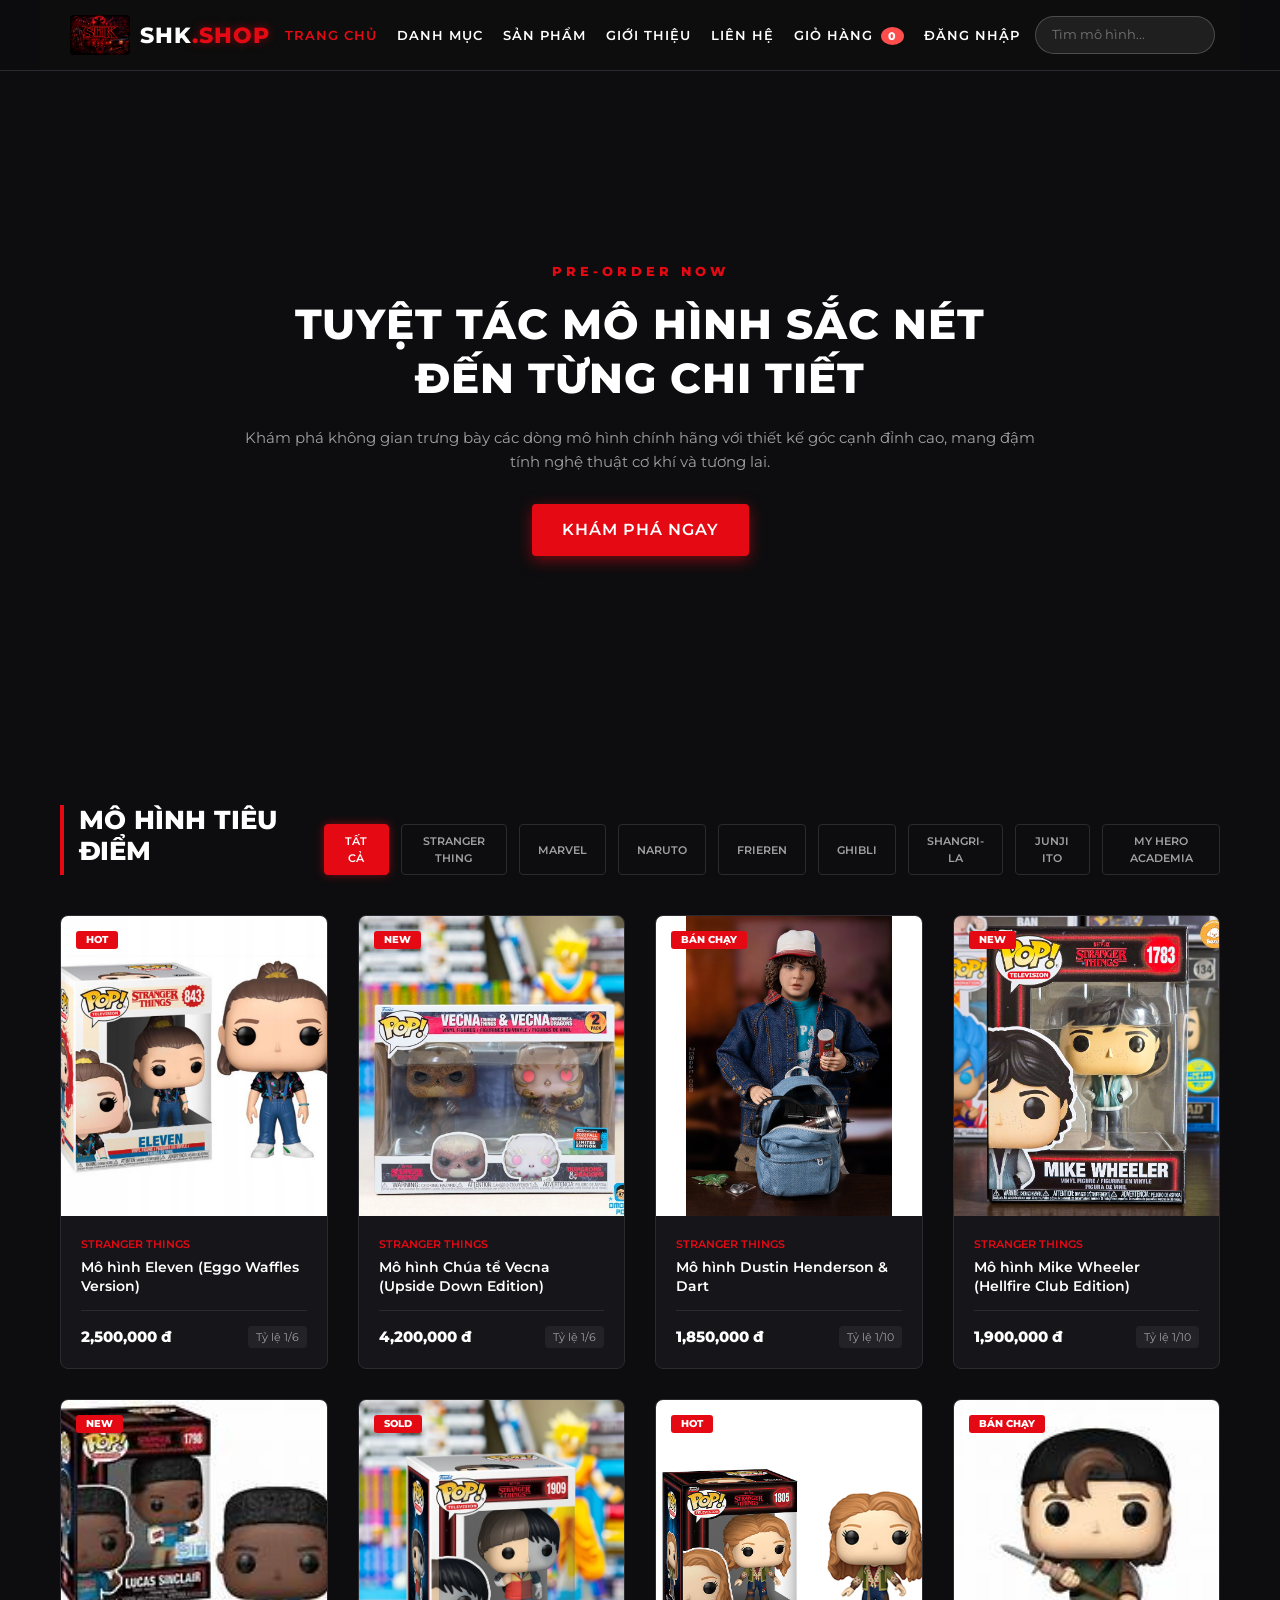
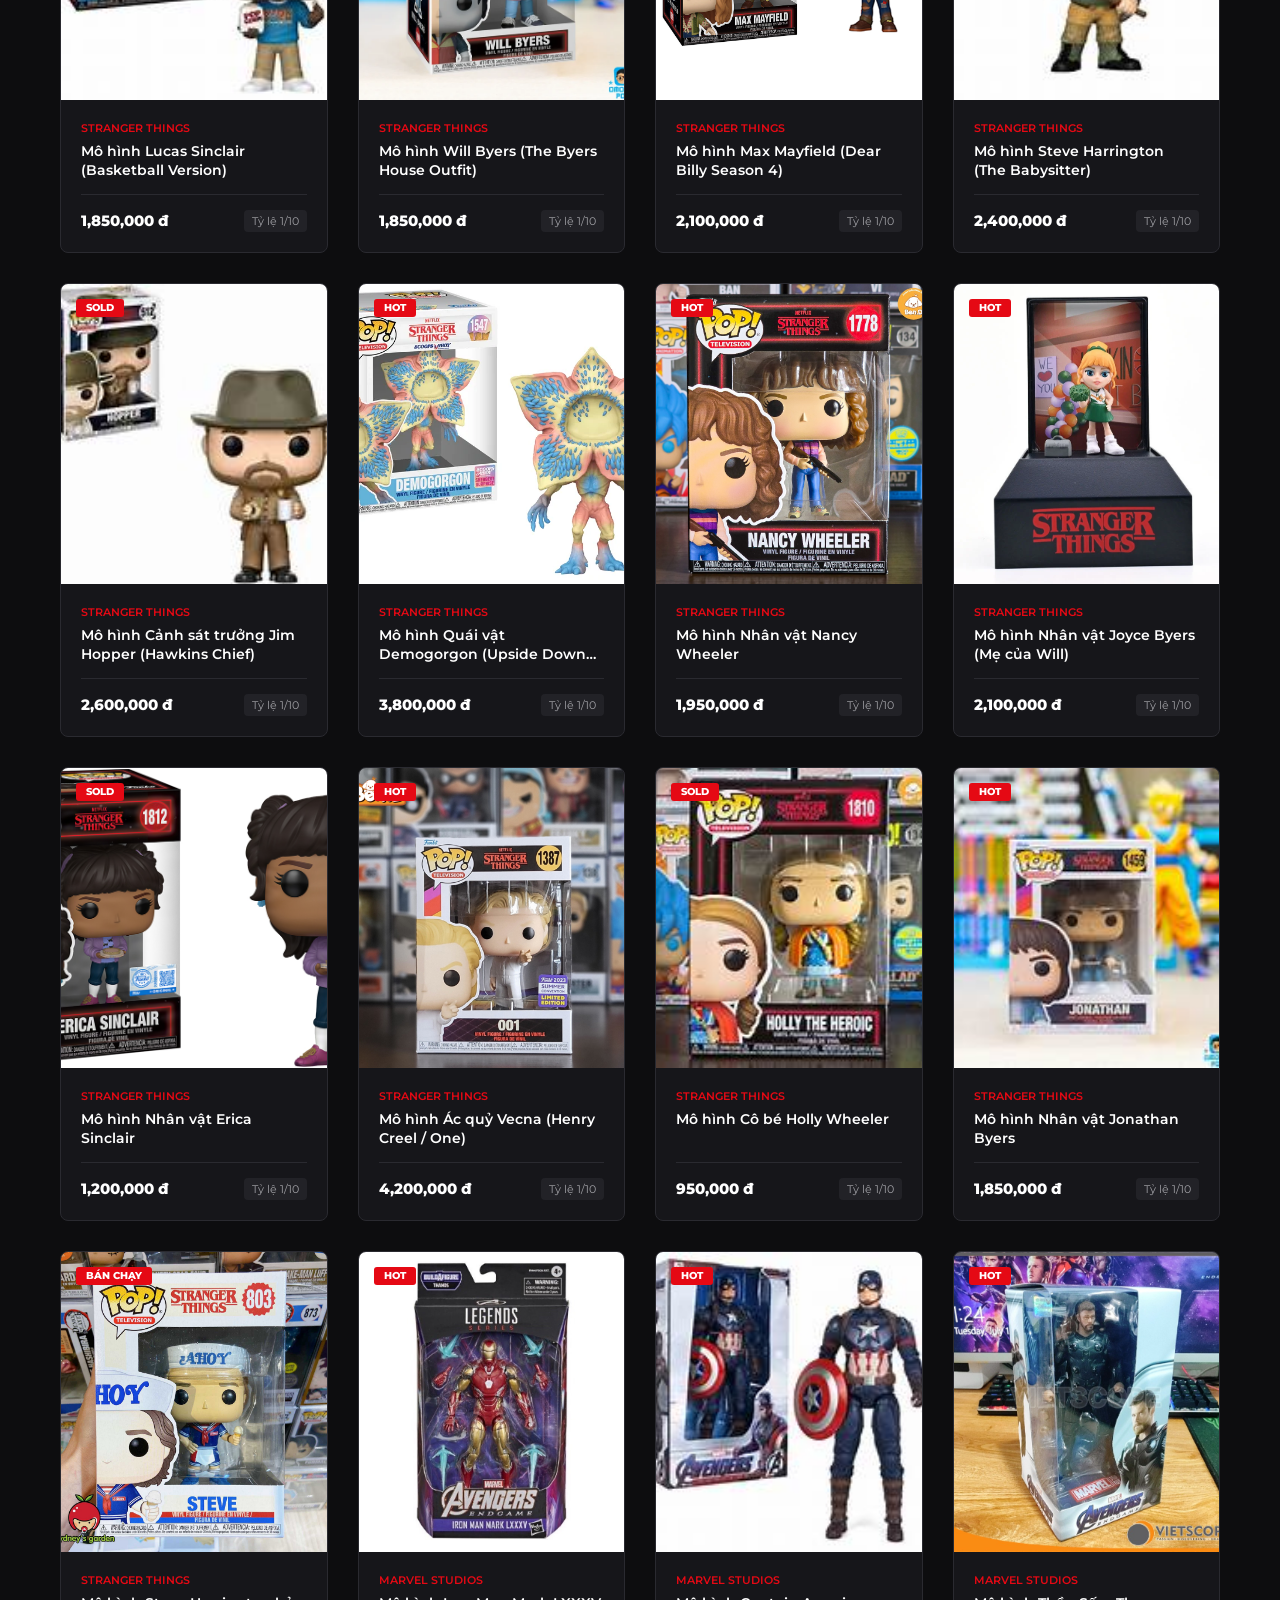
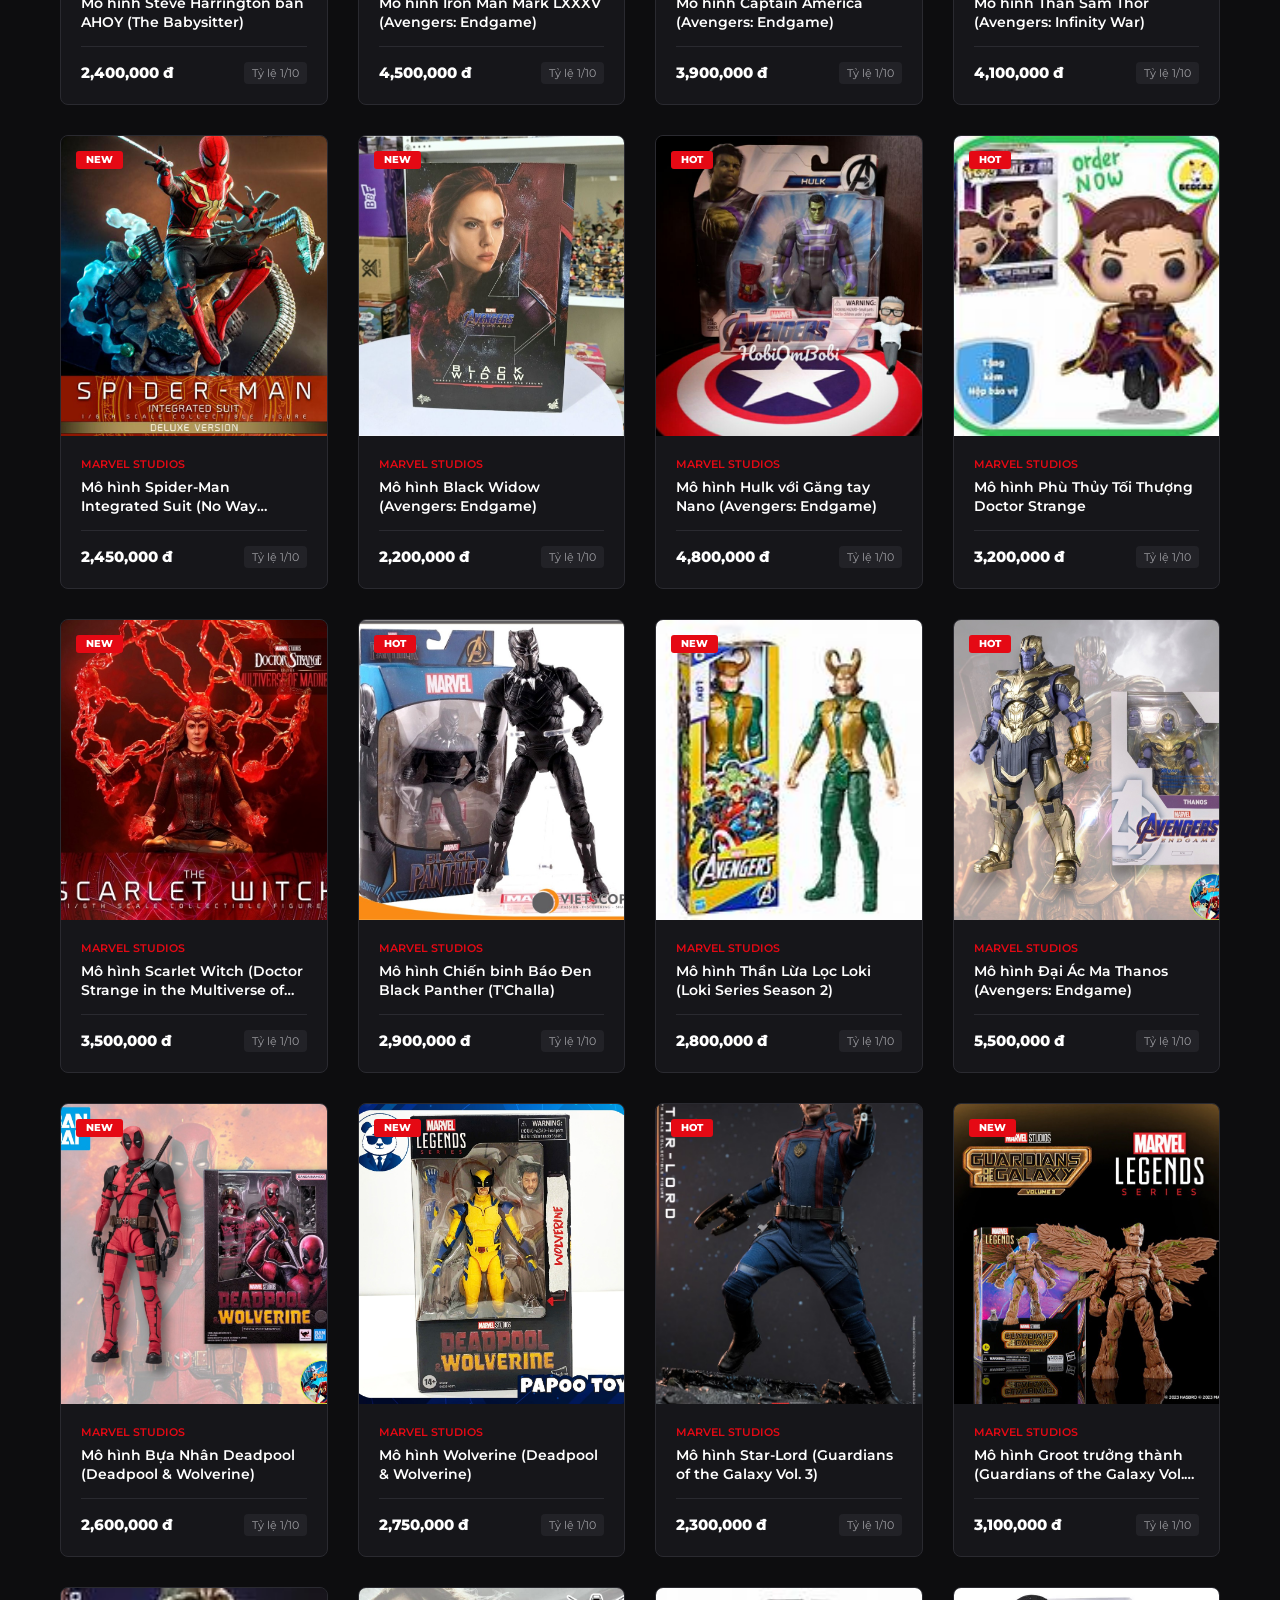
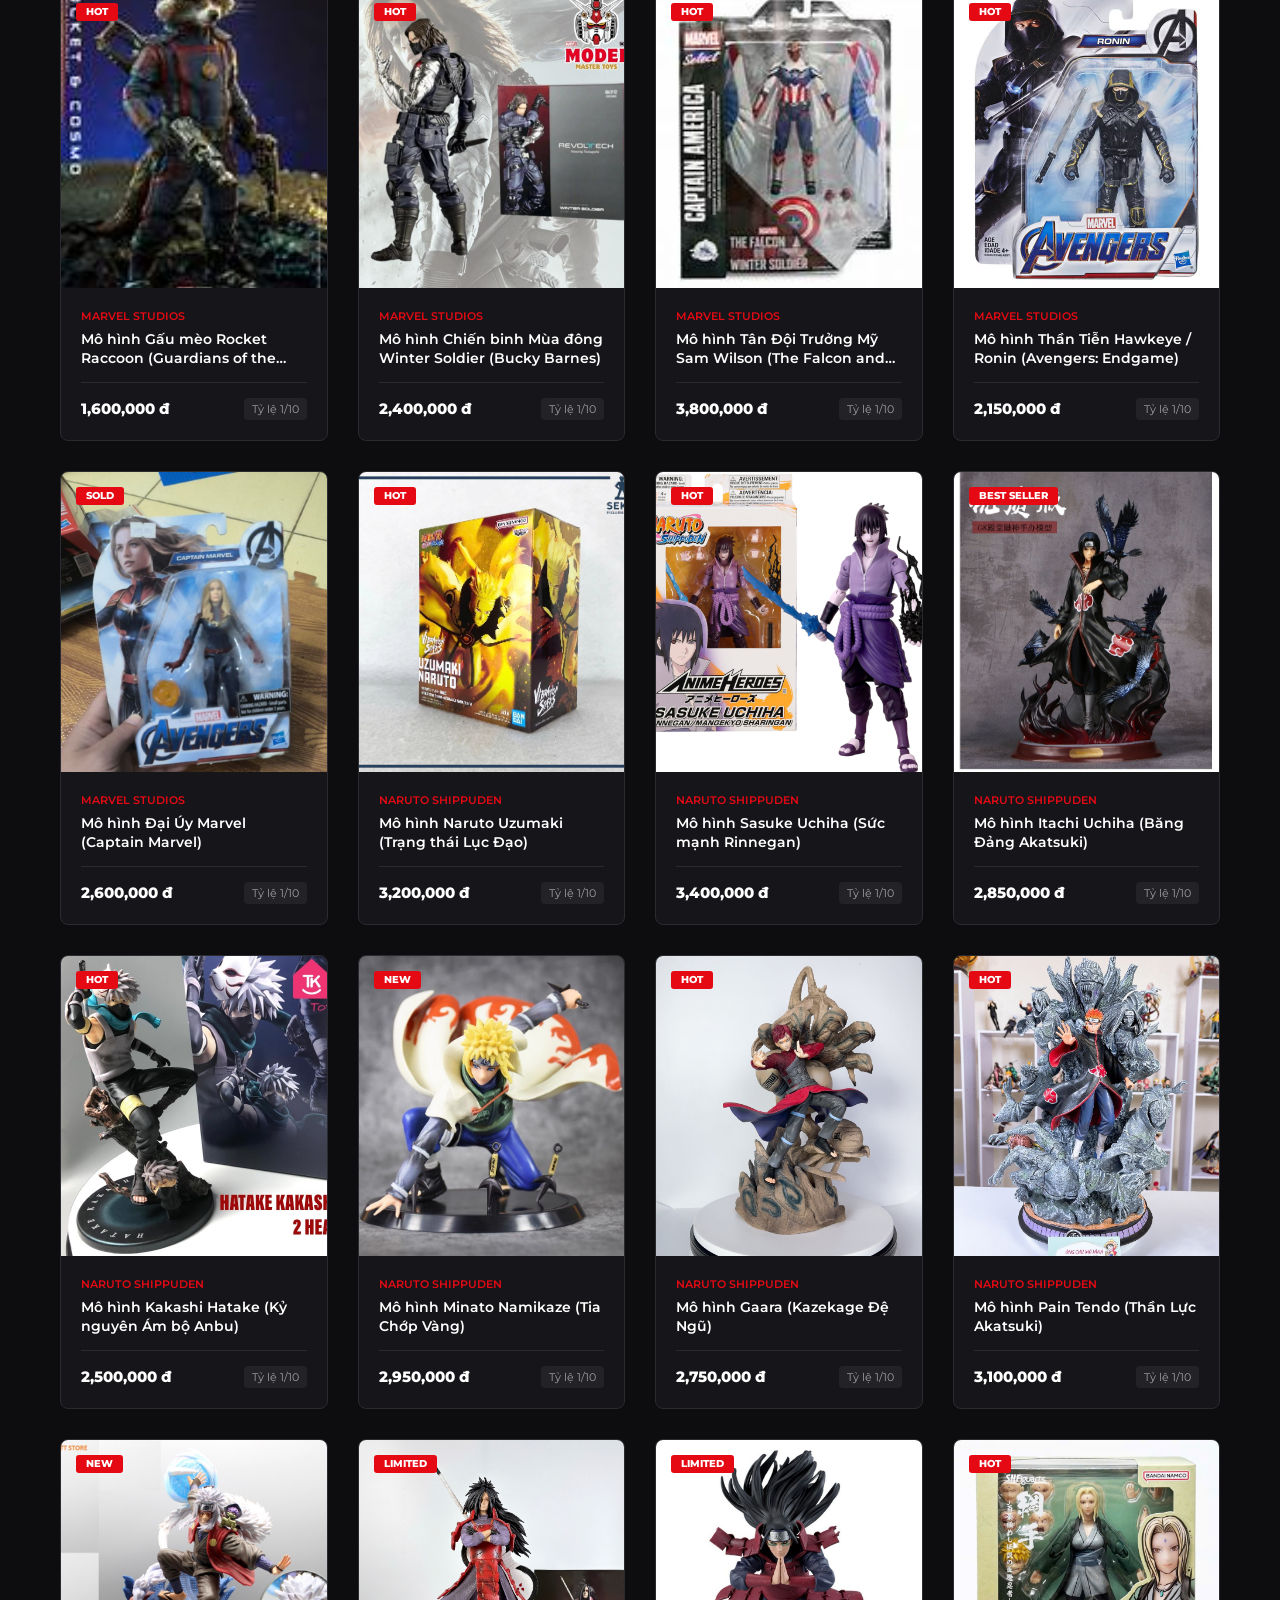
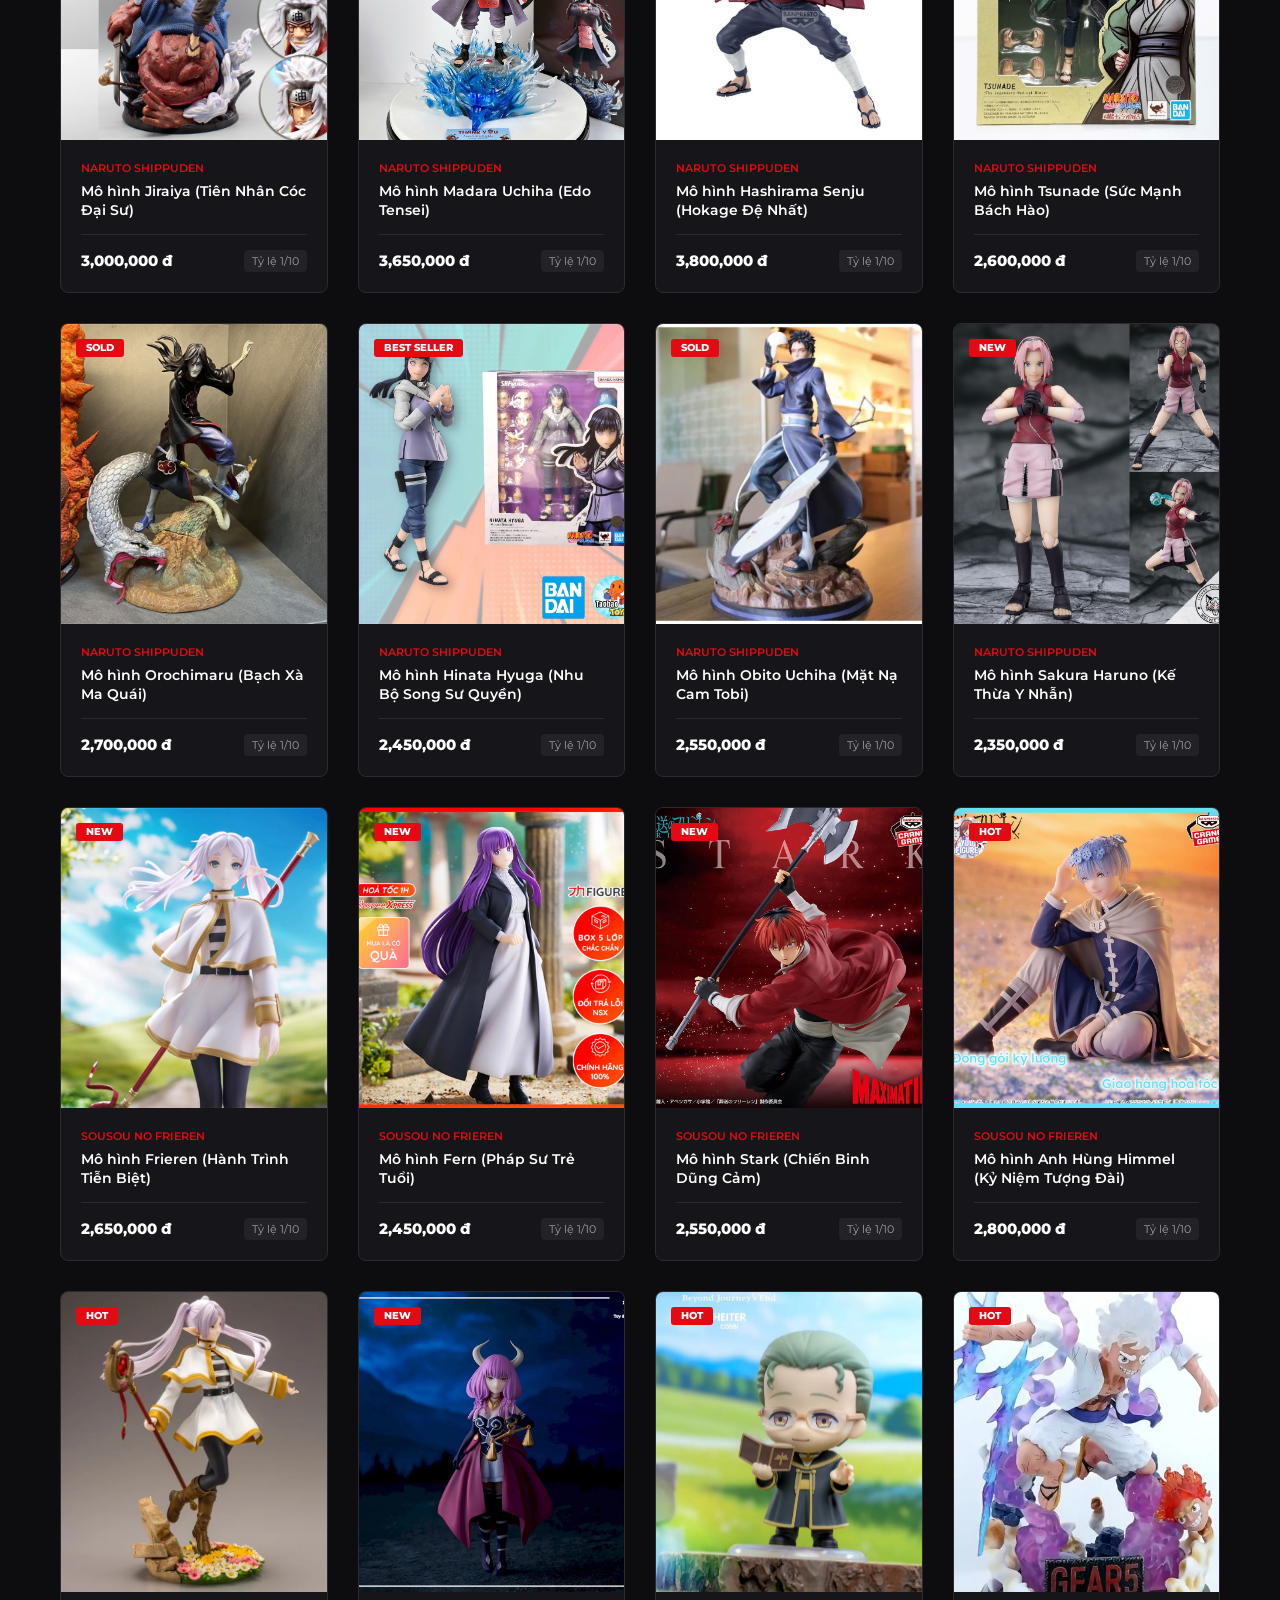
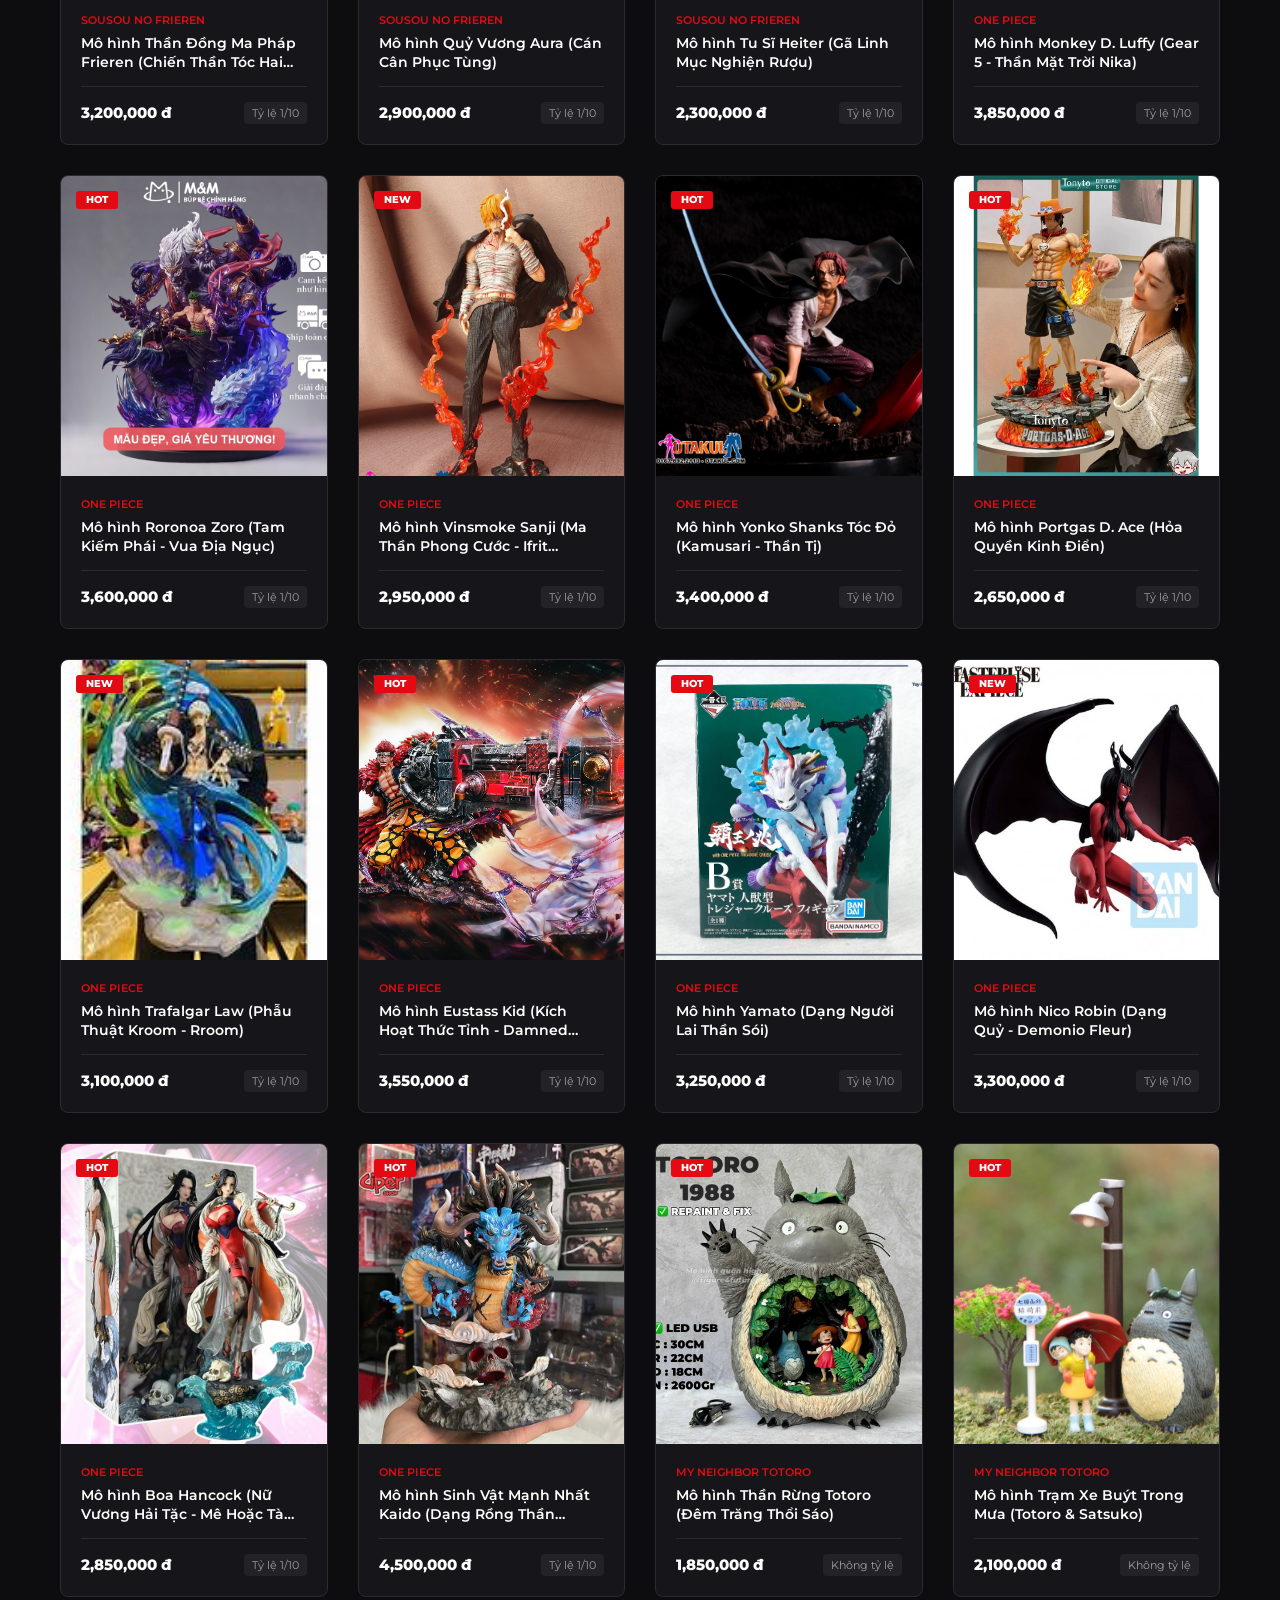
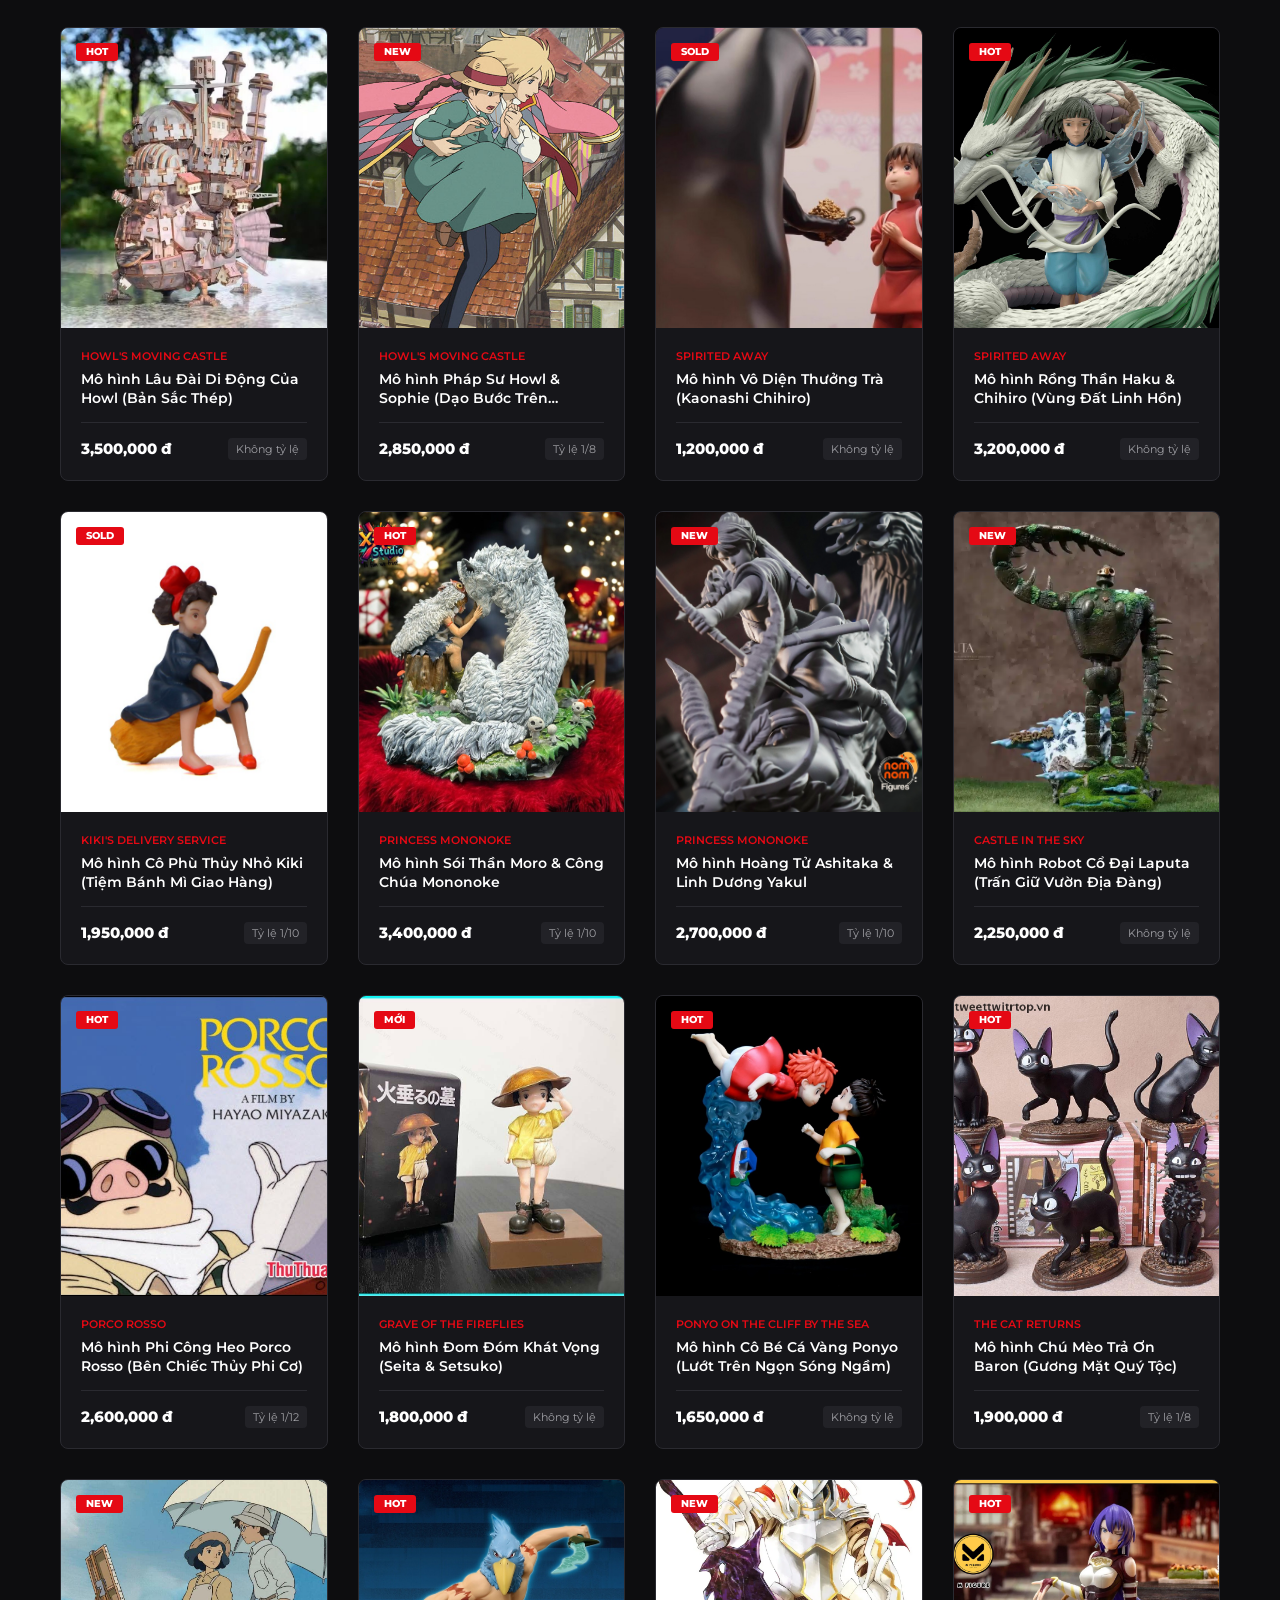
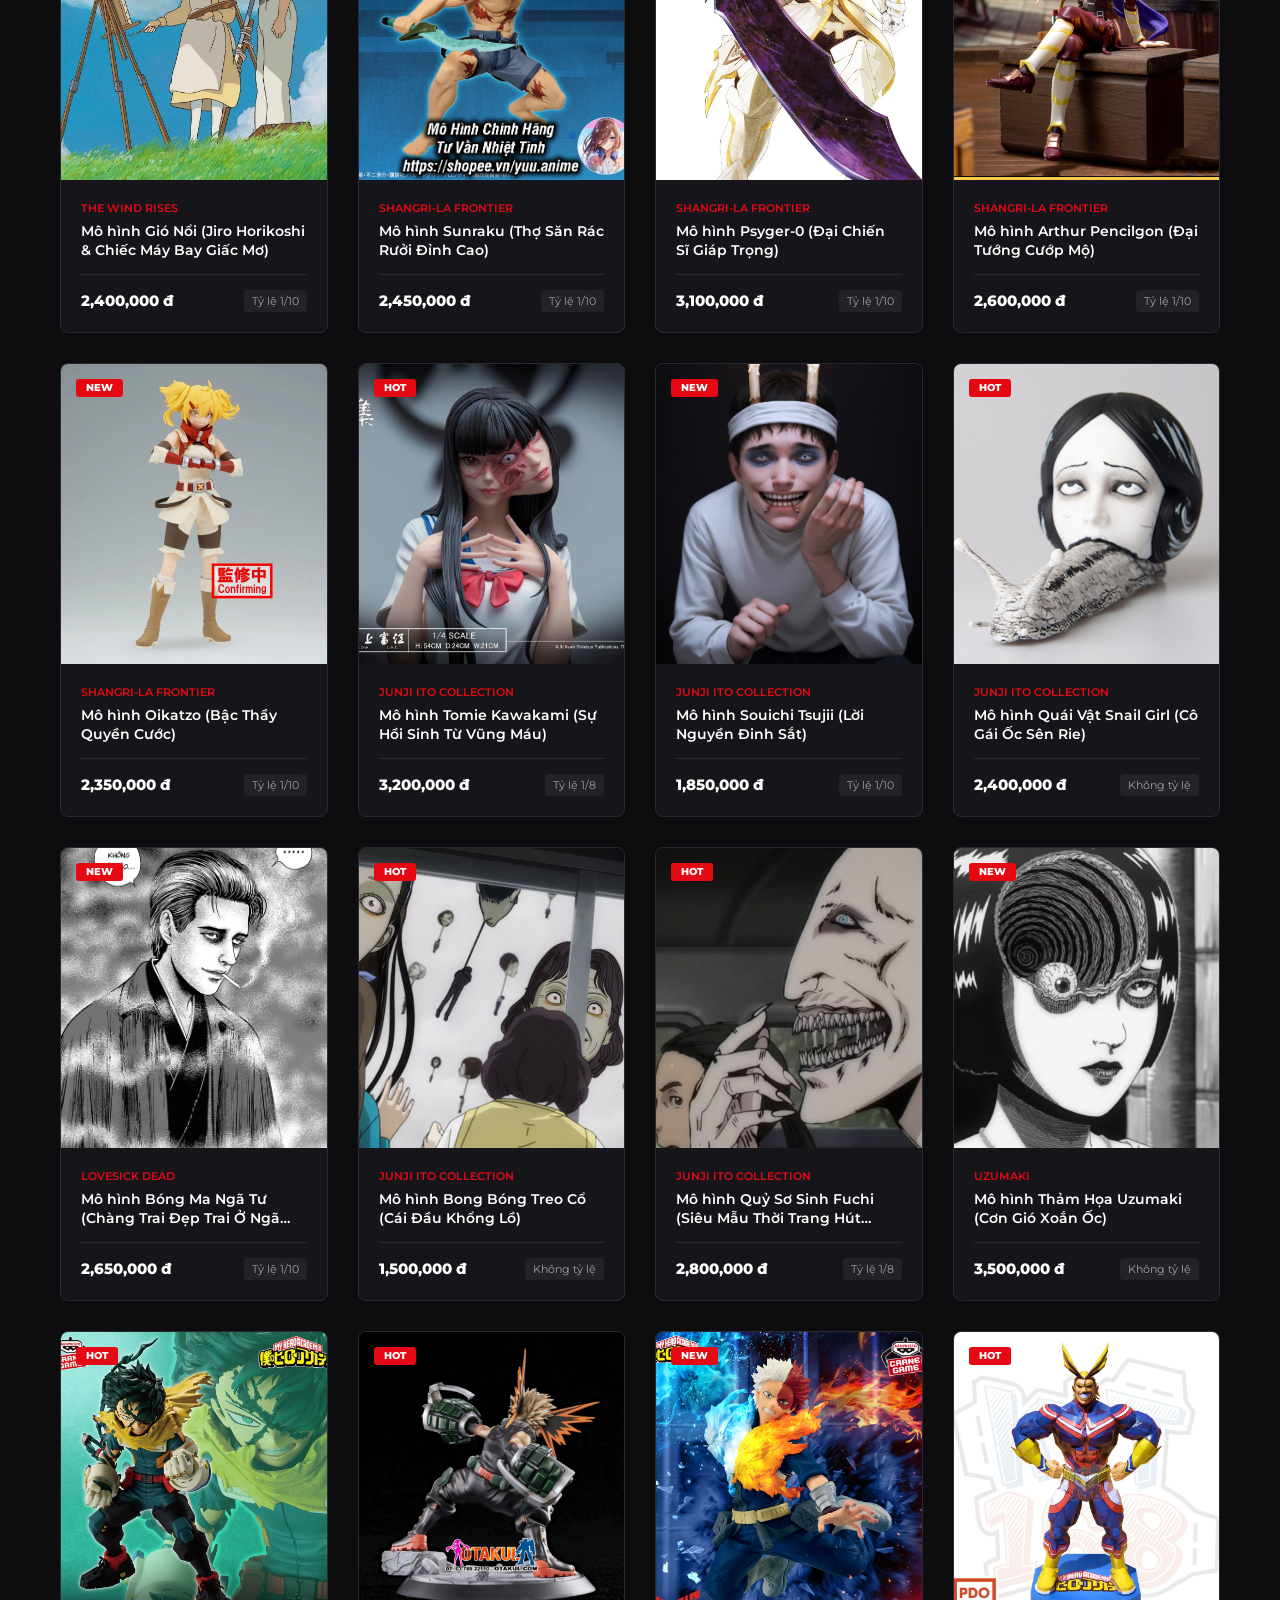
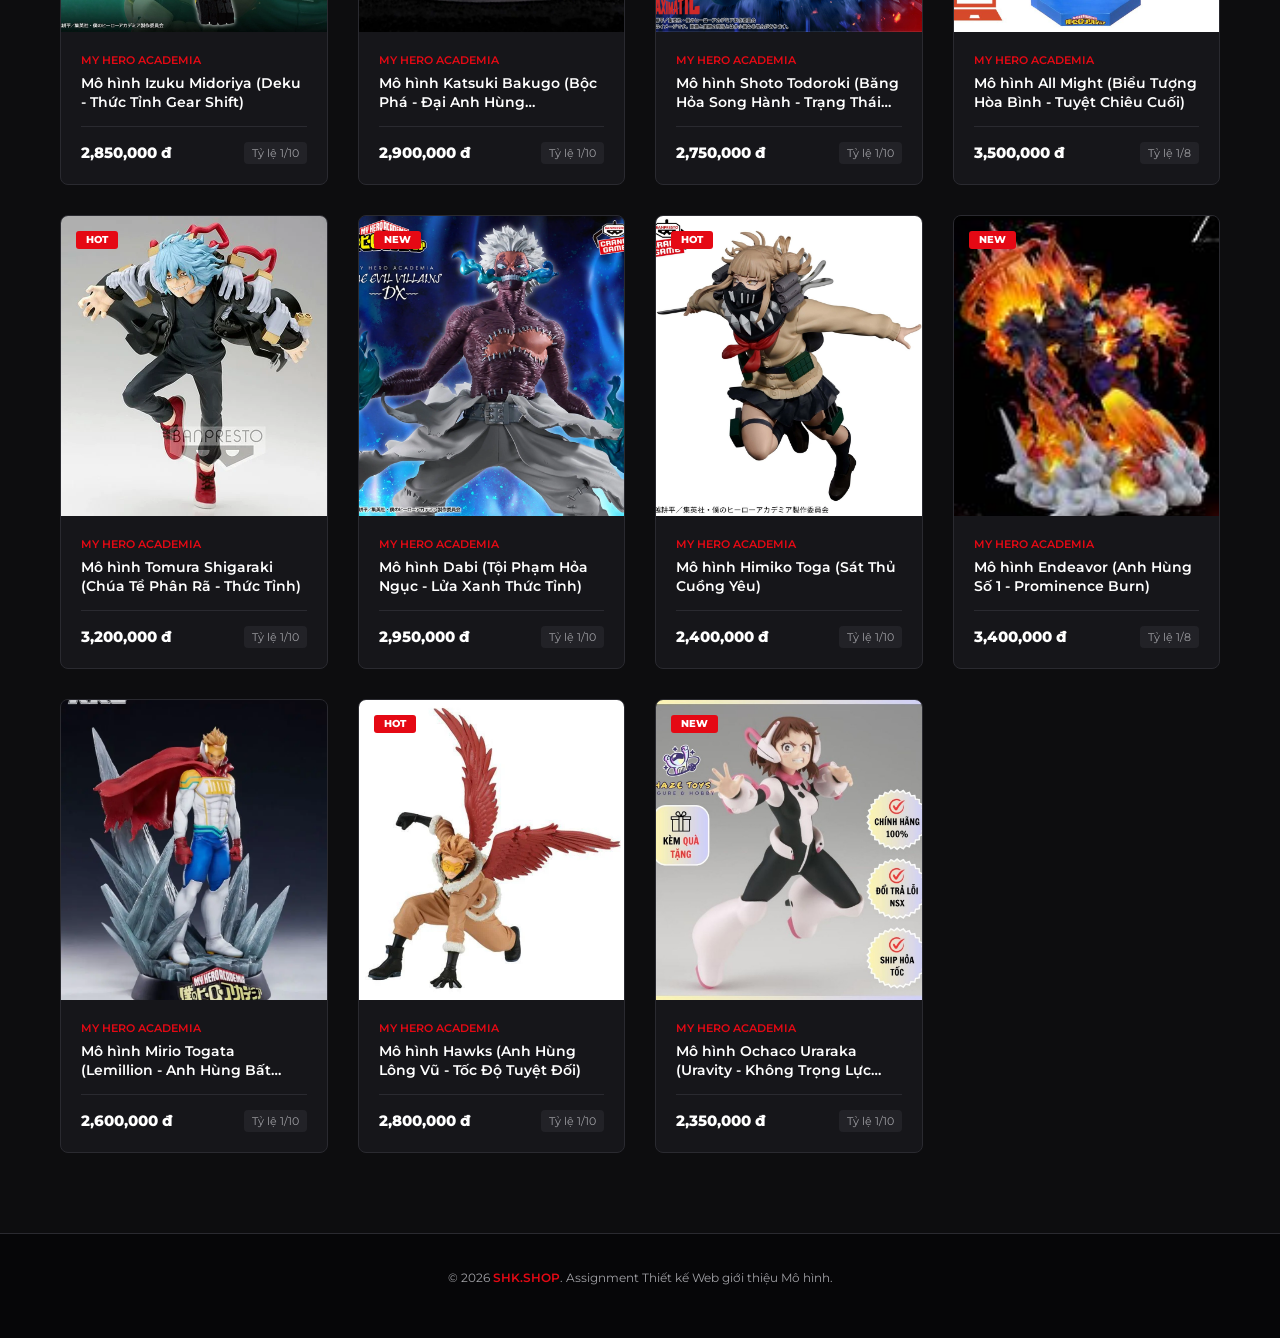
<file: index.html>
<!doctype html>
<html lang="vi">
  <head>
    <meta charset="UTF-8" />
    <meta name="viewport" content="width=device-width, initial-scale=1.0" />
    <title>SHK.SHOP - Trang Chủ Mô Hình</title>

    <!-- Google Fonts -->
    <link
      href="https://fonts.googleapis.com/css2?family=Montserrat:wght@300;400;600;800&display=swap"
      rel="stylesheet"
    />

    <!-- Bootstrap CSS -->
    <link
      href="https://cdn.jsdelivr.net/npm/bootstrap@5.3.3/dist/css/bootstrap.min.css"
      rel="stylesheet"
    />

    <!-- Custom CSS -->
    <link rel="stylesheet" href="css/style.css" />

    <style>
      /* =========================================================
         🛠️ FIX ĐĂNG KÝ CĂN LỀ NAVBAR & Ô TÌM KIẾM SÁT LỀ PHẢI
         ========================================================= */
      .navbar {
        display: flex !important;
        flex-wrap: nowrap !important; /* Ngăn rớt dòng */
        align-items: center !important;
        justify-content: space-between !important;
        padding: 15px 30px !important;
        background-color: #0d0d0d !important;
        gap: 15px;
      }

      .logo-container {
        display: flex;
        align-items: center;
        gap: 10px;
        flex-shrink: 0;
      }

      .nav-links {
        display: flex;
        align-items: center;
        gap: 20px;
        list-style: none;
        margin: 0;
        padding: 0;
        flex-shrink: 0;
      }

      /* Đẩy ô tìm kiếm sang góc ngoài cùng mé bên phải */
      .search-box {
        margin-left: auto !important;
        flex-shrink: 0;
      }

      .search-box input {
        padding: 8px 16px;
        border-radius: 20px;
        border: 1px solid rgba(255, 255, 255, 0.2);
        background: rgba(255, 255, 255, 0.08);
        color: #fff;
        outline: none;
        width: 180px;
        font-size: 13px;
        transition: all 0.3s ease;
      }

      .search-box input:focus {
        border-color: #ff4d4d;
        box-shadow: 0 0 8px rgba(255, 77, 77, 0.5);
        width: 220px;
      }
    </style>
  </head>
  <body>
    <header>
      <nav class="navbar">
        <!-- 1. Logo góc trái -->
        <div class="logo-container">
          <img src="assets/logo.jpg" alt="Logo" class="logo-img" />
          <div class="logo-text">
            <a href="index.html">SHK<span>.SHOP</span></a>
          </div>
        </div>

        <!-- 2. Menu điều hướng ở giữa -->
        <ul class="nav-links">
          <li><a href="index.html" class="active">Trang Chủ</a></li>
          <li><a href="html/danh-muc.html">Danh Mục</a></li>
          <li><a href="html/san-pham.html">Sản Phẩm</a></li>
          <li><a href="html/gioi-thieu.html">Giới Thiệu</a></li>
          <li><a href="html/lien-he.html">Liên Hệ</a></li>
          <li>
            <a href="html/gio-hang.html" id="navCart">
              GIỎ HÀNG
              <span
                id="cartCount"
                style="
                  background: #ff4d4d;
                  color: white;
                  padding: 2px 7px;
                  border-radius: 50%;
                  font-size: 11px;
                  font-weight: 800;
                  margin-left: 3px;
                "
                >0</span
              >
            </a>
          </li>
          <li><a href="html/dang-nhap.html" id="navAuth">Đăng Nhập</a></li>
        </ul>

        <!-- 3. Ô tìm kiếm ngoài cùng bên phải -->
        <div class="search-box">
          <input type="text" id="searchInput" placeholder="Tìm mô hình..." />
        </div>
      </nav>
    </header>

    <section class="hero">
      <div class="hero-content">
        <span class="hero-tag">Pre-Order Now</span>
        <h1>Tuyệt Tác Mô Hình Sắc Nét Đến Từng Chi Tiết</h1>
        <p>
          Khám phá không gian trưng bày các dòng mô hình chính hãng với thiết kế
          góc cạnh đỉnh cao, mang đậm tính nghệ thuật cơ khí và tương lai.
        </p>
        <button
          class="cta-btn"
          onclick="window.location.href = 'html/san-pham.html'"
        >
          Khám Phá Ngay
        </button>
      </div>
    </section>

    <main class="main-container">
      <div class="section-header">
        <h2>Mô Hình Tiêu Điểm</h2>
        <div class="filter-tabs">
          <button
            class="filter-btn active"
            onclick="filterHomeProducts('all', this)"
          >
            TẤT CẢ
          </button>
          <button
            class="filter-btn"
            onclick="filterHomeProducts('strangerthing', this)"
          >
            STRANGER THING
          </button>
          <button
            class="filter-btn"
            onclick="filterHomeProducts('marvel', this)"
          >
            MARVEL
          </button>
          <button
            class="filter-btn"
            onclick="filterHomeProducts('naruto', this)"
          >
            NARUTO
          </button>
          <button
            class="filter-btn"
            onclick="filterHomeProducts('frieren', this)"
          >
            FRIEREN
          </button>
          <button
            class="filter-btn"
            onclick="filterHomeProducts('ghibli', this)"
          >
            GHIBLI
          </button>
          <button
            class="filter-btn"
            onclick="filterHomeProducts('shangrila', this)"
          >
            SHANGRI-LA
          </button>
          <button
            class="filter-btn"
            onclick="filterHomeProducts('junji-ito', this)"
          >
            JUNJI ITO
          </button>
          <button class="filter-btn" onclick="filterHomeProducts('mha', this)">
            MY HERO ACADEMIA
          </button>
        </div>
      </div>

      <div class="products-grid" id="productGrid"></div>
    </main>

    <footer>
      <p>
        &copy; 2026 <span>SHK.SHOP</span>. Assignment Thiết kế Web giới thiệu Mô
        hình.
      </p>
    </footer>

    <!-- Bootstrap JS Bundle -->
    <script src="https://cdn.jsdelivr.net/npm/bootstrap@5.3.3/dist/js/bootstrap.bundle.min.js"></script>
    <script src="js/script.js"></script>

    <script>
      // 1. Tự động đổ dữ liệu từ mảng products vào giao diện khi vừa tải trang
      loadAllProducts(products, false);

      // 2. Kích hoạt bộ lắng nghe sự kiện tìm kiếm cho ô nhập liệu #searchInput
      searchProducts(false);

      // 3. Hàm lọc sản phẩm theo danh mục ngay tại trang chủ
      function filterHomeProducts(type, btnElement) {
        // Xử lý giao diện: Bỏ active ở nút cũ, chuyển sang nút vừa bấm
        const sisterButtons =
          btnElement.parentElement.querySelectorAll("button");
        sisterButtons.forEach((btn) => btn.classList.remove("active"));
        btnElement.classList.add("active");

        // Xử lý dữ liệu: Lọc mảng sản phẩm dựa theo loại (type)
        let filteredResult = products;
        if (type !== "all") {
          filteredResult = products.filter((item) => item.type === type);
        }

        // Hiển thị danh sách đã lọc ra màn hình
        loadAllProducts(filteredResult, false);
      }
    </script>
  </body>
</html>
</file>
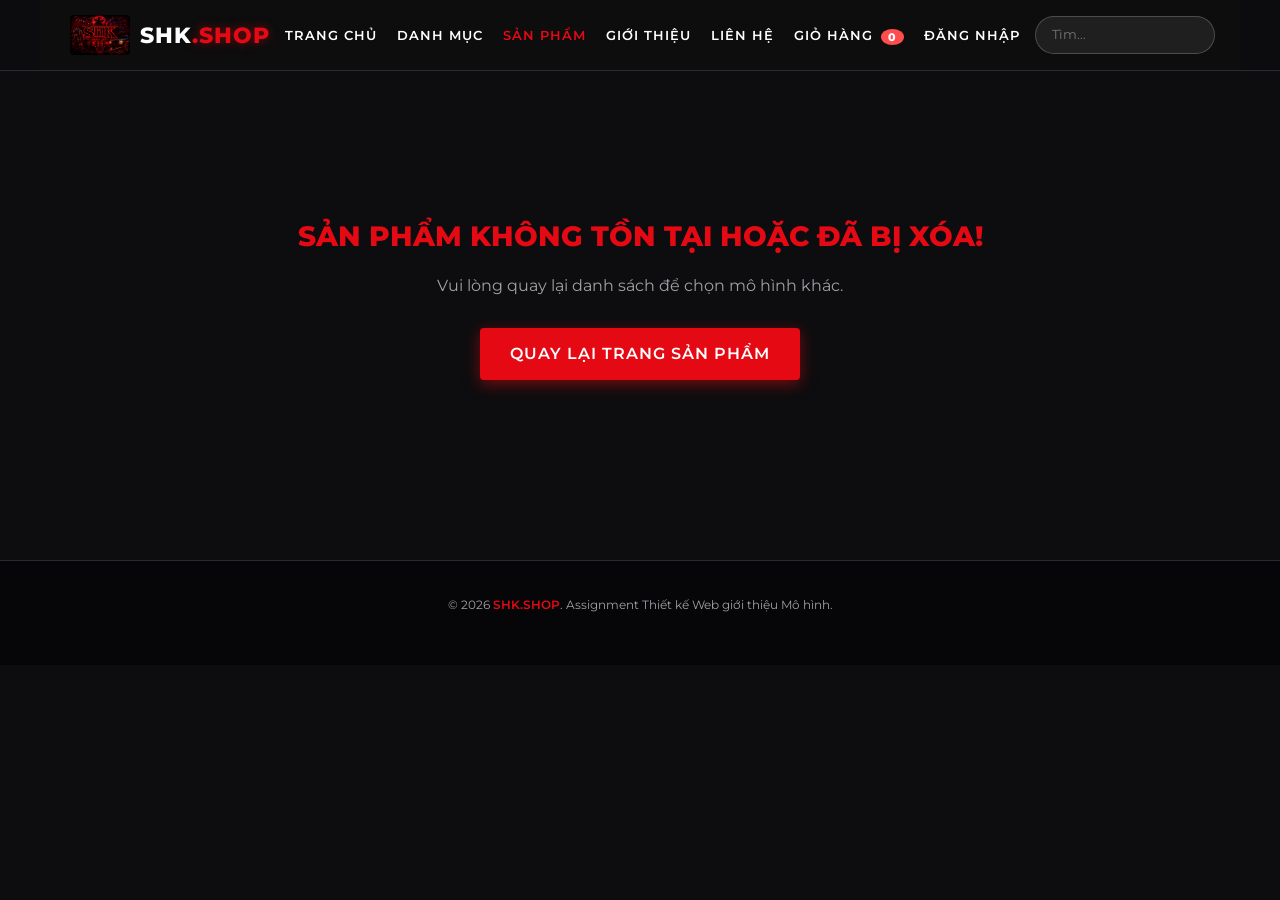
<file: html/chi-tiet.html>
<!doctype html>
<html lang="vi">
  <head>
    <meta charset="UTF-8" />
    <meta name="viewport" content="width=device-width, initial-scale=1.0" />
    <title>Chi Tiết Sản Phẩm - SHK SHOP</title>
    <link
      href="https://fonts.googleapis.com/css2?family=Montserrat:wght@300;400;600;800&display=swap"
      rel="stylesheet"
    />
    <link
      href="https://cdn.jsdelivr.net/npm/bootstrap@5.3.3/dist/css/bootstrap.min.css"
      rel="stylesheet"
    />
    <link rel="stylesheet" href="../css/style.css" />
    <link rel="stylesheet" href="../css/chi-tiet.css" />
    <style>
      /* CSS CHO NÚT THÊM VÀO GIỎ TRANG CHI TIẾT */
      .add-to-cart-detail-btn {
        background: transparent;
        color: #ff4d4d;
        border: 2px solid #ff4d4d;
        padding: 12px 25px;
        font-weight: 800;
        font-size: 14px;
        border-radius: 4px;
        cursor: pointer;
        transition: all 0.3s ease;
        white-space: nowrap;
      }

      /* Hiệu ứng lung linh khi rê chuột vào */
      .add-to-cart-detail-btn:hover {
        background: #ff4d4d;
        color: white;
        box-shadow: 0 0 15px rgba(255, 77, 77, 0.5);
        transform: translateY(-2px);
      }

      /* 🌟 KHU VỰC CSS ĐÁNH GIÁ KHÁCH HÀNG */
      .reviews-section {
        grid-column: span 2; /* Ép phần đánh giá trải dài hết cả 2 cột cho đẹp */
        margin-top: 60px;
        background: #ffffff;
        padding: 30px;
        border-radius: 8px;
        box-shadow: 0 4px 10px rgba(0, 0, 0, 0.05);
      }
      .reviews-section h3 {
        color: #333 !important;
        font-size: 22px;
        border-bottom: 2px solid #f5f6fa;
        padding-bottom: 12px;
        margin-bottom: 20px;
        font-weight: 800;
      }
      .review-list {
        display: flex;
        flex-direction: column;
        gap: 15px;
      }
      .review-item {
        border-bottom: 1px dashed #edf2f7;
        padding-bottom: 15px;
      }
      .review-item:last-child {
        border-bottom: none; /* Khỏi gạch chân cho đứa cuối cùng */
        padding-bottom: 0;
      }
      .review-header {
        display: flex;
        justify-content: space-between;
        align-items: center;
        margin-bottom: 6px;
      }
      .reviewer-info {
        display: flex;
        align-items: center;
        gap: 10px;
      }
      .reviewer-avatar-mini {
        width: 35px;
        height: 35px;
        border-radius: 50%;
        background: #f1f2f6;
        color: #555;
        font-weight: bold;
        display: flex;
        align-items: center;
        justify-content: center;
        font-size: 14px;
        border: 1px solid #ddd;
      }
      .reviewer-name {
        font-weight: 600;
        color: #f1e5e5;
        font-size: 14px;
      }
      .review-stars {
        color: #ffbe1a; /* Màu vàng cam chuẩn sao xịn */
        font-size: 14px;
        letter-spacing: 2px;
      }
      .review-comment {
        color: #4a4a4a;
        font-size: 14px;
        line-height: 1.6;
        padding-left: 45px; /* Đẩy thụt lề vào cho thẳng hàng với tên chữ */
      }
      .review-date {
        font-size: 11px;
        color: #a0aec0;
        margin-top: 4px;
        padding-left: 45px;
      }
    </style>
  </head>
  <body>
    <header>
      <nav class="navbar">
        <div class="logo-container">
          <img src="../assets/logo.jpg" alt="Logo" class="logo-img" />
          <div class="logo-text">
            <a href="../index.html">SHK<span>.SHOP</span></a>
          </div>
        </div>
        <ul class="nav-links">
          <li><a href="../index.html">Trang Chủ</a></li>
          <li><a href="danh-muc.html">Danh Mục</a></li>
          <li><a href="san-pham.html" class="active">Sản Phẩm</a></li>
          <li><a href="gioi-thieu.html">Giới Thiệu</a></li>
          <li><a href="lien-he.html">Liên Hệ</a></li>
          <li>
            <a href="gio-hang.html" id="navCart">
              GIỎ HÀNG
              <span
                id="cartCount"
                style="
                  background: #ff4d4d;
                  color: #ffffff;
                  padding: 2px 7px;
                  border-radius: 50%;
                  font-size: 11px;
                  font-weight: 800;
                  margin-left: 3px;
                  display: inline-block;
                  line-height: 12px;
                  text-align: center;
                  vertical-align: middle;
                "
                >0</span
              >
            </a>
          </li>
          <li><a href="dang-nhap.html" id="navAuth">Đăng Nhập</a></li>
        </ul>
        <div class="search-box">
          <input type="text" id="searchInput" placeholder="Tìm..." />
        </div>
      </nav>
    </header>

    <main class="main-container detail-container" id="main-container">
      <div class="gallery-container">
        <img src="" id="mainDisplayImage" class="main-img" />
        <div class="thumb-nails">
          <img src="" id="thumb1" class="active" onclick="changeImage(this)" />
          <img src="" id="thumb2" onclick="changeImage(this)" />
        </div>
      </div>

      <div>
        <p class="info-series" id="series">Series:</p>
        <h1 class="info-title" id="name"></h1>
        <p class="info-price" id="price"></p>

        <p class="info-description" id="description"></p>

        <div class="spec-box">
          <h5>Thông số kỹ thuật:</h5>
          <div id="details" class="spec-content"></div>
        </div>

        <!-- 🔢 CỤM CHỌN SỐ LƯỢNG MUA (MỚI THÊM) -->
        <div
          style="
            display: flex;
            align-items: center;
            gap: 10px;
            margin-top: 25px;
            margin-bottom: 5px;
          "
        >
          <span style="font-weight: 600; font-size: 14px; color: #ffffff"
            >Số lượng:</span
          >
          <button
            type="button"
            onclick="
              const input = document.getElementById('buy-qty');
              input.value = Math.max(1, parseInt(input.value) - 1);
            "
            style="
              width: 32px;
              height: 32px;
              border: 1px solid #ddd;
              background: #fff;
              cursor: pointer;
              font-weight: bold;
              border-radius: 4px;
              display: flex;
              align-items: center;
              justify-content: center;
              user-select: none;
            "
          >
            -
          </button>
          <input
            type="number"
            id="buy-qty"
            value="1"
            min="1"
            style="
              width: 50px;
              height: 32px;
              text-align: center;
              border: 1px solid #ddd;
              border-radius: 4px;
              font-weight: 600;
              -moz-appearance: textfield;
            "
          />
          <button
            type="button"
            onclick="
              const input = document.getElementById('buy-qty');
              input.value = parseInt(input.value) + 1;
            "
            style="
              width: 32px;
              height: 32px;
              border: 1px solid #ddd;
              background: #fff;
              cursor: pointer;
              font-weight: bold;
              border-radius: 4px;
              display: flex;
              align-items: center;
              justify-content: center;
              user-select: none;
            "
          >
            +
          </button>
        </div>

        <div
          style="
            display: flex;
            gap: 15px;
            margin-top: 20px;
            align-items: center;
          "
        >
          <button id="preOrderBtn" class="cta-btn" style="flex: 1; margin: 0">
            Đặt Hàng Trước (Pre-Order)
          </button>

          <button id="addToCartBtn" class="add-to-cart-detail-btn">
            🛒 THÊM VÀO GIỎ
          </button>
        </div>
      </div>

      <section class="reviews-section">
        <h3>💬 ĐÁNH GIÁ TỪ KHÁCH HÀNG (10)</h3>
        <div class="review-list">
          <div class="review-item">
            <div class="review-header">
              <div class="reviewer-info">
                <div class="reviewer-avatar-mini">A</div>
                <span class="reviewer-name"></span>
              </div>
              <div class="review-stars">★★★★★</div>
            </div>
            <p class="review-comment">
              Mô hình siêu đẹp bồ ơi, nước sơn sắc nét đáng đồng tiền bát gạo
              luôn á! Đóng gói cực kỳ kỹ càng.
            </p>
            <div class="review-date">Đã đăng ngày: 12/05/2026</div>
          </div>

          <div class="review-item">
            <div class="review-header">
              <div class="reviewer-info">
                <div class="reviewer-avatar-mini">B</div>
                <span class="reviewer-name">Vua</span>
              </div>
              <div class="review-stars">★★★★★</div>
            </div>
            <p class="review-comment">
              Giao hàng siêu nhanh luôn, mới đặt hôm trước hôm sau đã nhận được
              rồi. Hộp nguyên vẹn móp méo gì hết trơn.
            </p>
            <div class="review-date">Đã đăng ngày: 10/05/2026</div>
          </div>

          <div class="review-item">
            <div class="review-header">
              <div class="reviewer-info">
                <div class="reviewer-avatar-mini">C</div>
                <span class="reviewer-name">Cha Eun Woo</span>
              </div>
              <div class="review-stars">★★★★★</div>
            </div>
            <p class="review-comment">
              Hàng chính hãng GSC có khác, chi tiết nhỏ nhìn mê mẩn luôn. Sẽ
              tiếp tục ủng hộ SHK Shop dài dài nha.
            </p>
            <div class="review-date">Đã đăng ngày: 08/05/2026</div>
          </div>

          <div class="review-item">
            <div class="review-header">
              <div class="reviewer-info">
                <div class="reviewer-avatar-mini">D</div>
                <span class="reviewer-name">Pyo Jihoon</span>
              </div>
              <div class="review-stars">★★★★★</div>
            </div>
            <p class="review-comment">
              Chủ shop tư vấn siêu nhiệt tình dễ thương, phục vụ 10 điểm không
              có nhưng. Đồ đẹp xuất sắc luôn nha bồ.
            </p>
            <div class="review-date">Đã đăng ngày: 04/05/2026</div>
          </div>

          <div class="review-item">
            <div class="review-header">
              <div class="reviewer-info">
                <div class="reviewer-avatar-mini">E</div>
                <span class="reviewer-name">Hoàng Anh Panda</span>
              </div>
              <div class="review-stars">★★★★★</div>
            </div>
            <p class="review-comment">
              Xứng đáng nhận 5 sao! Khớp nối mô hình chắc chắn, tạo dáng siêu
              ngầu. Đáng để thêm vào bộ sưu tập.
            </p>
            <div class="review-date">Đã đăng ngày: 30/04/2026</div>
          </div>

          <div class="review-item">
            <div class="review-header">
              <div class="reviewer-info">
                <div class="reviewer-avatar-mini">F</div>
                <span class="reviewer-name">Ba Gia Lan</span>
              </div>
              <div class="review-stars">★★★★★</div>
            </div>
            <p class="review-comment">
              Hàng về tay đẹp y như hình chụp trên web vậy đó. Hộp figure đẹp
              không tì vết, trưng lên tủ nhìn bao ngầu.
            </p>
            <div class="review-date">Đã đăng ngày: 28/04/2026</div>
          </div>

          <div class="review-item">
            <div class="review-header">
              <div class="reviewer-info">
                <div class="reviewer-avatar-mini">G</div>
                <span class="reviewer-name">Túc Ls</span>
              </div>
              <div class="review-stars">★★★★★</div>
            </div>
            <p class="review-comment">
              Giá cả quá là hợp lý cho một em mô hình chất lượng đỉnh như này.
              Gói chống sốc dày cộp, rất an tâm.
            </p>
            <div class="review-date">Đã đăng ngày: 25/04/2026</div>
          </div>

          <div class="review-item">
            <div class="review-header">
              <div class="reviewer-info">
                <div class="reviewer-avatar-mini">H</div>
                <span class="reviewer-name">Myx Quyeen</span>
              </div>
              <div class="review-stars">★★★★★</div>
            </div>
            <p class="review-comment">
              Tìm mãi mới thấy shop có sẵn em này để mua, giao nhanh đóng gói
              cẩn thận cực kỳ mến cách làm việc của shop.
            </p>
            <div class="review-date">Đã đăng ngày: 19/04/2026</div>
          </div>

          <div class="review-item">
            <div class="review-header">
              <div class="reviewer-info">
                <div class="reviewer-avatar-mini">K</div>
                <span class="reviewer-name">Linh Lọ</span>
              </div>
              <div class="review-stars">★★★★★</div>
            </div>
            <p class="review-comment">
              Nước sơn mượt mà, không bị lem luốc tí nào luôn bồ ơi. 5 sao uy
              tín cho SHK Shop, chất lượng khỏi bàn cãi.
            </p>
            <div class="review-date">Đã đăng ngày: 15/04/2026</div>
          </div>

          <div class="review-item">
            <div class="review-header">
              <div class="reviewer-info">
                <div class="reviewer-avatar-mini">M</div>
                <span class="reviewer-name">Phan Quỳnh M</span>
              </div>
              <div class="review-stars">★★★★★</div>
            </div>
            <p class="review-comment">
              Sản phẩm tuyệt vời ông mặt trời! Sẽ rủ thêm hội bạn đam mê mô hình
              qua đây cúng tiền cho shop tiếp nè haha.
            </p>
            <div class="review-date">Đã đăng ngày: 11/04/2026</div>
          </div>
        </div>
      </section>
    </main>

    <footer>
      <p>
        &copy; 2026 <span>SHK.SHOP</span>. Assignment Thiết kế Web giới thiệu Mô
        hình.
      </p>
    </footer>

    <script src="../js/script.js"></script>

    <script>
      const urlParams = new URLSearchParams(window.location.search);
      const productId = urlParams.get("id");

      const foundProduct = products.find(
        (obj) => String(obj.id) === String(productId),
      );

      if (foundProduct) {
        document.getElementById("name").innerText = foundProduct.name;
        document.getElementById("price").innerText = foundProduct.price;
        document.getElementById("series").innerText =
          "Series: " + (foundProduct.series || "Đang cập nhật");
        document.getElementById("description").innerText =
          foundProduct.description ||
          "Chưa có mô tả chi tiết cho sản phẩm này.";

        document.getElementById("mainDisplayImage").src = foundProduct.image;
        document.getElementById("mainDisplayImage").alt = foundProduct.name;
        document.getElementById("thumb1").src = foundProduct.image;
        document.getElementById("thumb2").src = foundProduct.image;

        if (foundProduct.details) {
          document.getElementById("details").innerHTML = foundProduct.details;
        } else {
          document.getElementById("details").innerText =
            "Đang cập nhật thông số...";
        }

        // 🛠️ ĐÃ CẬP NHẬT: Lấy số lượng thực tế từ ô nhập để truyền đi
        document.getElementById("addToCartBtn").onclick = function () {
          const qty = parseInt(document.getElementById("buy-qty").value) || 1;
          addToCart(foundProduct.id, qty);
        };

        // 🛠️ ĐÃ CẬP NHẬT: Báo số lượng đặt trước rõ ràng trực quan luôn
        document.getElementById("preOrderBtn").onclick = function () {
          const qty = parseInt(document.getElementById("buy-qty").value) || 1;
          alert(
            "🎉 Đặt hàng trước thành công " +
              qty +
              " mô hình: " +
              foundProduct.name +
              "!\nShop sẽ liên hệ bồ để xác nhận lịch về hàng sớm nhất nhé!",
          );
        };

        document.title = foundProduct.name + " - Crimson GSC";
      } else {
        document.getElementById("main-container").innerHTML = `
              <div style="grid-column: span 2; text-align: center; padding: 100px 20px; color: var(--primary-color);">
                  <h2 style="font-weight: 800; font-size: 28px;">SẢN PHẨM KHÔNG TỒN TẠI HOẶC ĐÃ BỊ XÓA!</h2>
                  <p style="color: var(--text-muted); margin: 20px 0 30px 0;">Vui lòng quay lại danh sách để chọn mô hình khác.</p>
                  <a href="san-pham.html" class="cta-btn" style="text-decoration: none; display: inline-block;">Quay lại trang sản phẩm</a>
              </div>`;
      }

      function changeImage(element) {
        document.getElementById("mainDisplayImage").src = element.src;
        document
          .querySelectorAll(".thumb-nails img")
          .forEach((img) => img.classList.remove("active"));
        element.classList.add("active");
      }
    </script>
  </body>
</html>
</file>
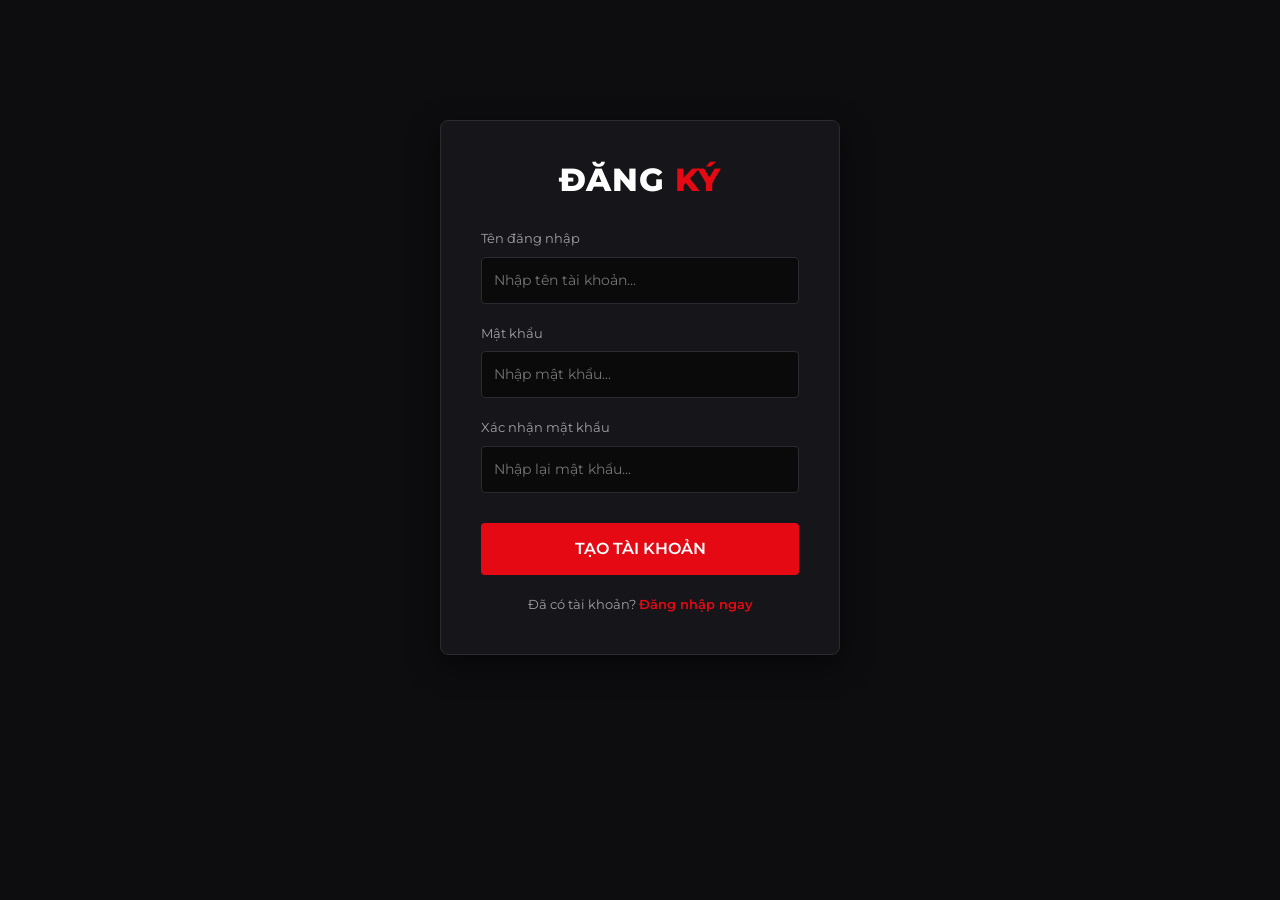
<file: html/dang-ky.html>
<!doctype html>
<html lang="vi">
  <head>
    <meta charset="UTF-8" />
    <meta name="viewport" content="width=device-width, initial-scale=1.0" />
    <title>Đăng Ký Tài Khoản - SHK SHOP</title>
    <link
      href="https://fonts.googleapis.com/css2?family=Montserrat:wght@400;600;800&display=swap"
      rel="stylesheet"
    />
    <link
      href="https://cdn.jsdelivr.net/npm/bootstrap@5.3.3/dist/css/bootstrap.min.css"
      rel="stylesheet"
    />
    <link rel="stylesheet" href="../css/style.css" />
    <link rel="stylesheet" href="../css/dang-ky.css" />

    <style></style>
  </head>
  <body>
    <div class="auth-container">
      <h2>Đăng <span>Ký</span></h2>
      <form id="registerForm">
        <div class="form-group">
          <label>Tên đăng nhập</label>
          <input
            type="text"
            id="regUser"
            placeholder="Nhập tên tài khoản..."
            required
          />
        </div>
        <div class="form-group">
          <label>Mật khẩu</label>
          <input
            type="password"
            id="regPass"
            placeholder="Nhập mật khẩu..."
            required
          />
        </div>
        <div class="form-group">
          <label>Xác nhận mật khẩu</label>
          <input
            type="password"
            id="regConfirmPass"
            placeholder="Nhập lại mật khẩu..."
            required
          />
        </div>
        <button type="submit" class="auth-btn">Tạo Tài Khoản</button>
      </form>
      <div class="auth-redirect">
        Đã có tài khoản? <a href="dang-nhap.html">Đăng nhập ngay</a>
      </div>
    </div>

    <script>
      document
        .getElementById("registerForm")
        .addEventListener("submit", function (e) {
          e.preventDefault(); // Chặn reload trang

          const user = document.getElementById("regUser").value.trim();
          const pass = document.getElementById("regPass").value;
          const confirmPass = document.getElementById("regConfirmPass").value;

          if (pass !== confirmPass) {
            alert("Mật khẩu nhập lại không trùng khớp!");
            return;
          }

          // Kiểm tra xem tên tài khoản đã tồn tại chưa
          if (localStorage.getItem("user_" + user)) {
            alert("Tên đăng nhập này đã có người sử dụng!");
            return;
          }

          // Lưu tài khoản vào localStorage
          localStorage.setItem("user_" + user, pass);
          alert(
            "Đăng ký thành công! Hệ thống sẽ chuyển bạn sang trang Đăng nhập.",
          );

          // ĐÁ CHẠY QUA TRANG ĐĂNG NHẬP THEO YÊU CẦU CỦA BẠN
          window.location.href = "dang-nhap.html";
        });
    </script>
  </body>
</html>
</file>
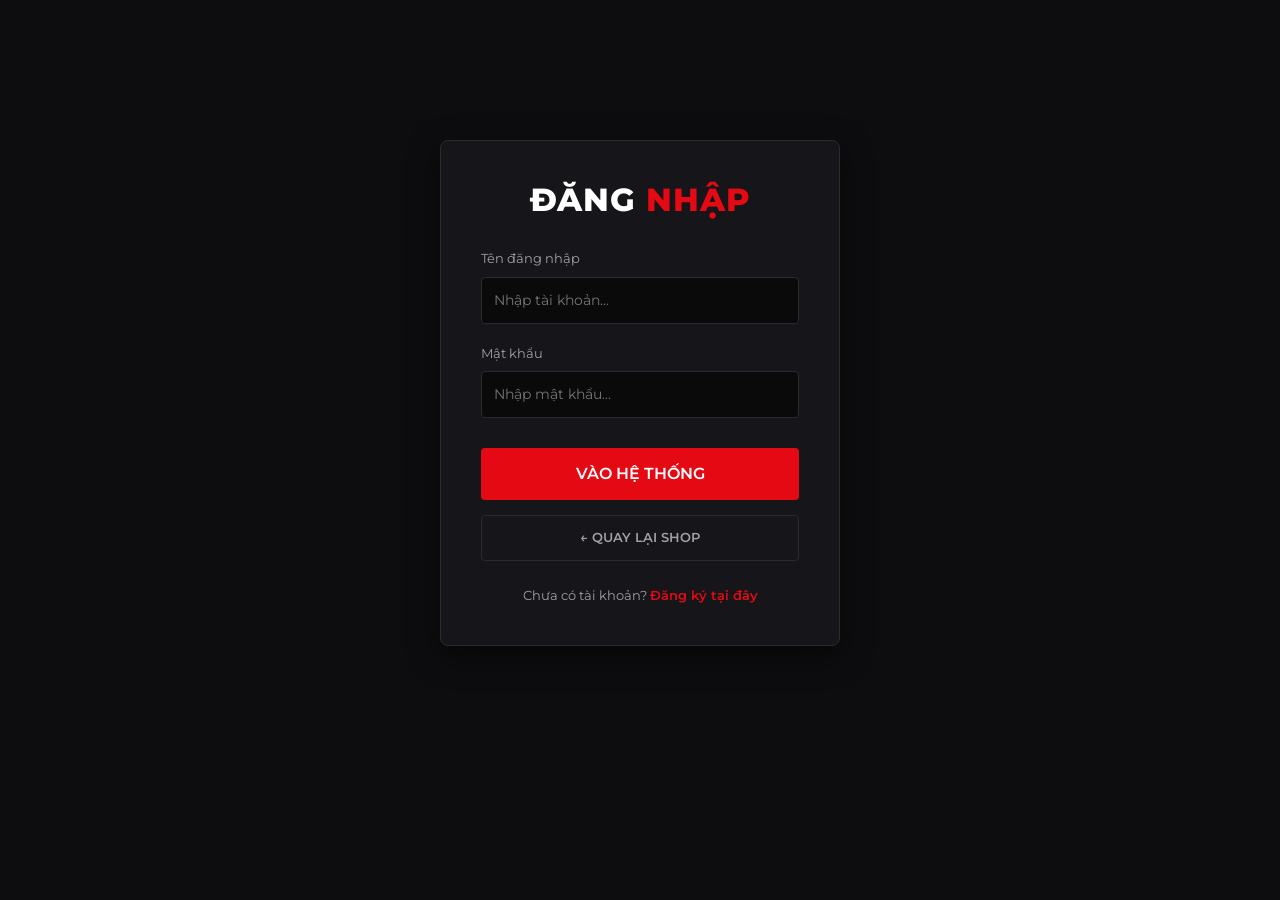
<file: html/dang-nhap.html>
<!doctype html>
<html lang="vi">
  <head>
    <meta charset="UTF-8" />
    <meta name="viewport" content="width=device-width, initial-scale=1.0" />
    <title>Đăng Nhập - SHK SHOP</title>
    <link
      href="https://fonts.googleapis.com/css2?family=Montserrat:wght@400;600;800&display=swap"
      rel="stylesheet"
    />
    <link
      href="https://cdn.jsdelivr.net/npm/bootstrap@5.3.3/dist/css/bootstrap.min.css"
      rel="stylesheet"
    />
    <link rel="stylesheet" href="../css/style.css" />
    <link rel="stylesheet" href="../css/dang-nhap.css" />
    <style></style>
  </head>
  <body>
    <div class="auth-container">
      <h2>Đăng <span>Nhập</span></h2>
      <form id="loginForm">
        <div class="form-group">
          <label>Tên đăng nhập</label>
          <input
            type="text"
            id="loginUser"
            placeholder="Nhập tài khoản..."
            required
          />
        </div>
        <div class="form-group">
          <label>Mật khẩu</label>
          <input
            type="password"
            id="loginPass"
            placeholder="Nhập mật khẩu..."
            required
          />
        </div>
        <button type="submit" class="auth-btn">Vào Hệ Thống</button>
      </form>

      <a href="../index.html" class="back-btn">← Quay Lại Shop</a>

      <div class="auth-redirect">
        Chưa có tài khoản? <a href="dang-ky.html">Đăng ký tại đây</a>
      </div>
    </div>

    <script>
      document
        .getElementById("loginForm")
        .addEventListener("submit", function (e) {
          e.preventDefault();

          const user = document.getElementById("loginUser").value.trim();
          const pass = document.getElementById("loginPass").value;

          // 1. Lấy dữ liệu đã đăng ký trong máy ra để đối chiếu
          const savedData = localStorage.getItem("user_" + user);

          let registeredPassword = "";
          let userDisplayName = user; // Mặc định lấy tên account làm tên hiển thị
          let userEmail = user + "@gmail.com"; // Tự chế email ảo nếu trang đăng ký không có

          // 2. Bộ phân tích dữ liệu thông minh
          if (savedData) {
            try {
              // Phòng trường hợp trang dang-ky.html của bồ lưu dạng OBJECT JSON (Có đầy đủ tên, email, pass)
              const parsed = JSON.parse(savedData);
              if (parsed && parsed.password) {
                registeredPassword = parsed.password;
                userDisplayName = parsed.name || user;
                userEmail = parsed.email || user + "@gmail.com";
              } else {
                registeredPassword = savedData;
              }
            } catch (error) {
              // Nếu trang dang-ky.html của bồ chỉ lưu chuỗi MẬT KHẨU thuần túy
              registeredPassword = savedData;
            }
          }

          // 3. Kiểm tra mật khẩu bồ nhập vào có khớp không
          if (registeredPassword && registeredPassword === pass) {
            alert("Đăng nhập thành công! Chào mừng quay trở lại shop. 🎉");

            // 🔑 BƯỚC QUAN TRỌNG: Đóng gói thành Object để đồng bộ với Trang Cá Nhân
            const currentUserObj = {
              name: userDisplayName,
              email: userEmail,
            };
            localStorage.setItem("currentUser", JSON.stringify(currentUserObj));

            // ĐIỀU HƯỚNG THÔNG MINH:
            // Thay vì về index.html, mình đẩy thẳng sang trang cá nhân để xem thông tin/đơn hàng cho đúng chuẩn Shopee nha!
            window.location.href = "trang-ca-nhan.html";
          } else {
            alert("Sai tên đăng nhập hoặc mật khẩu! Vui lòng kiểm tra lại. ❌");
          }
        });
    </script>
  </body>
</html>
</file>
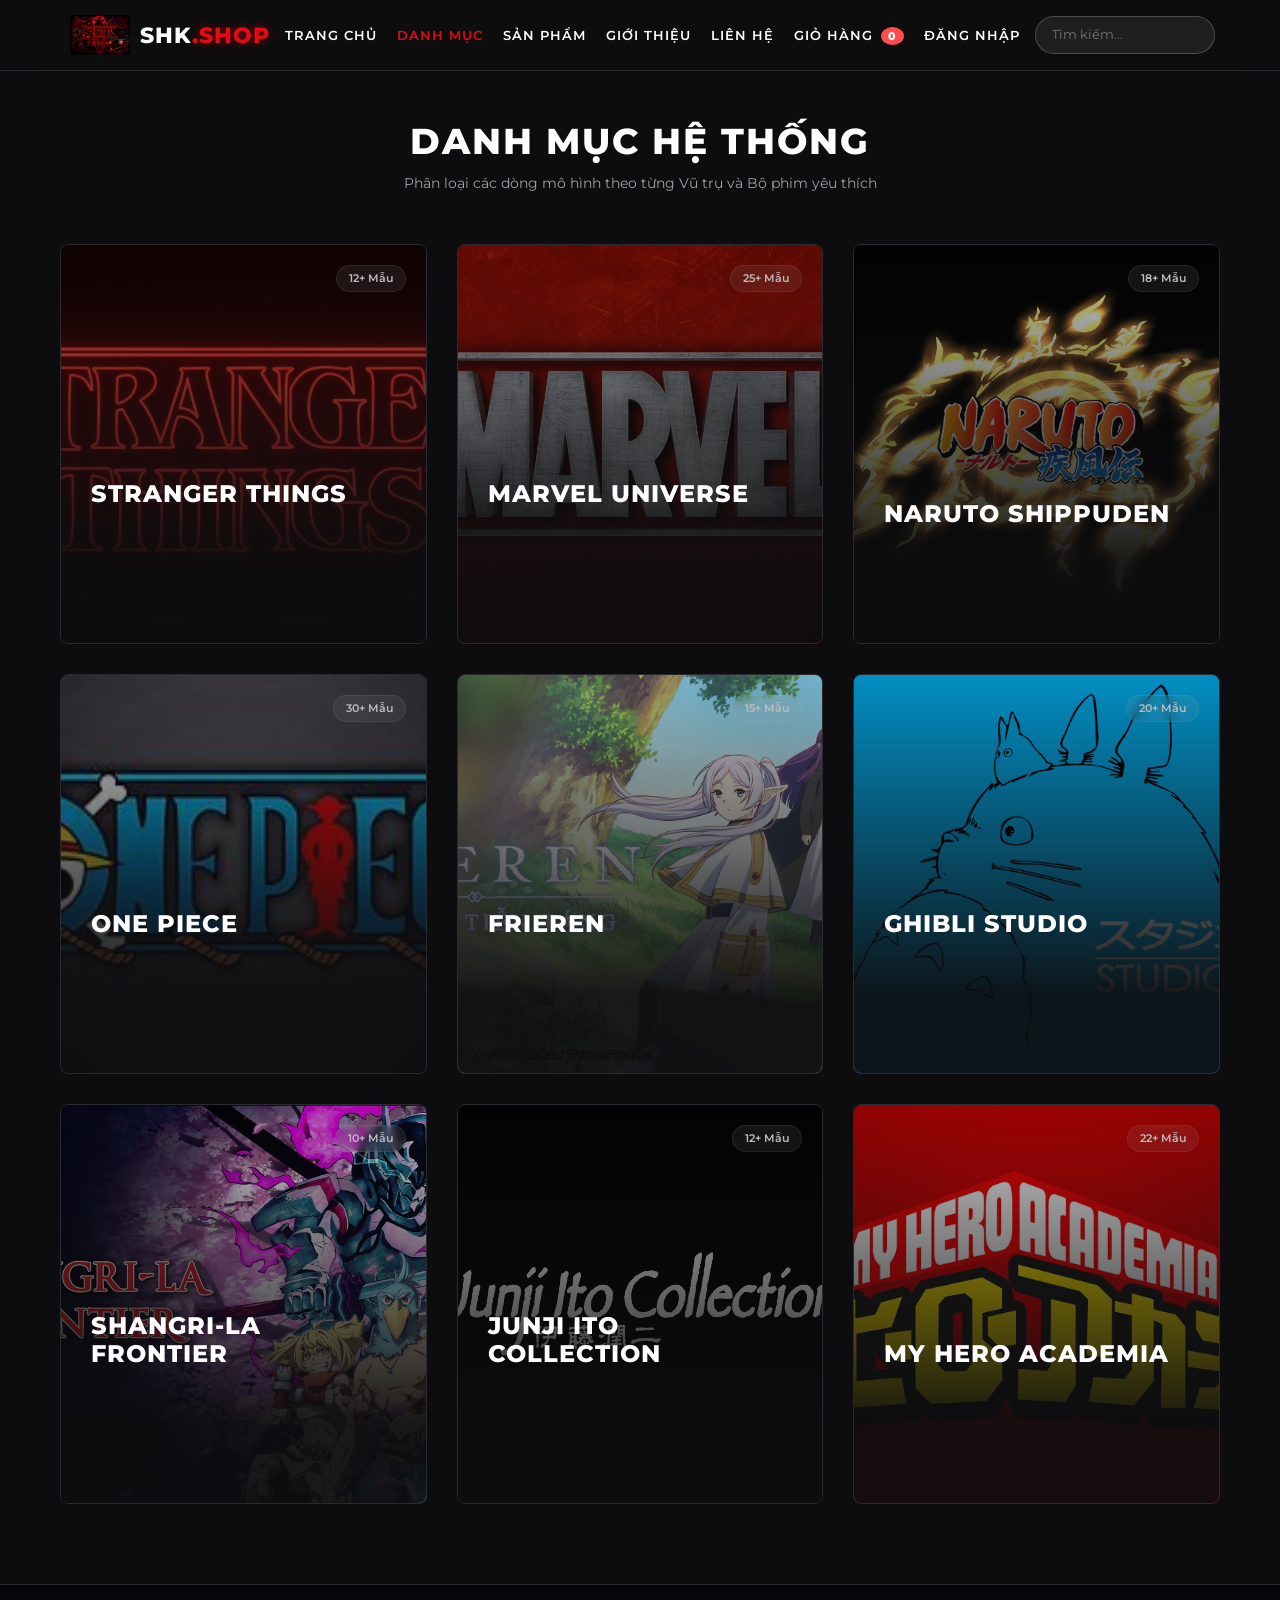
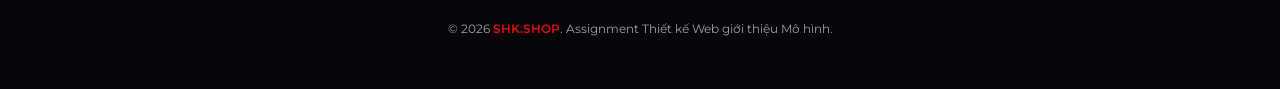
<file: html/danh-muc.html>
<!doctype html>
<html lang="vi">
  <head>
    <meta charset="UTF-8" />
    <meta name="viewport" content="width=device-width, initial-scale=1.0" />
    <title>Danh Mục Mô Hình - SHK SHOP</title>
    <link
      href="https://fonts.googleapis.com/css2?family=Montserrat:wght@300;400;600;800&display=swap"
      rel="stylesheet"
    />
    <link
      href="https://cdn.jsdelivr.net/npm/bootstrap@5.3.3/dist/css/bootstrap.min.css"
      rel="stylesheet"
    />
    <link rel="stylesheet" href="../css/style.css" />
    <link rel="stylesheet" href="../css/danh-muc.css" />
    <style></style>
  </head>
  <body>
    <!-- NAVBAR -->
    <header>
      <nav class="navbar">
        <div class="logo-container">
          <img src="../assets/logo.jpg" alt="Logo" class="logo-img" />
          <div class="logo-text">
            <a href="../index.html">SHK<span>.SHOP</span></a>
          </div>
        </div>
        <ul class="nav-links">
          <li><a href="../index.html">Trang Chủ</a></li>
          <li><a href="danh-muc.html" class="active">Danh Mục</a></li>
          <li><a href="san-pham.html">Sản Phẩm</a></li>
          <li><a href="gioi-thieu.html">Giới Thiệu</a></li>
          <li><a href="lien-he.html">Liên Hệ</a></li>
          <li>
            <a href="gio-hang.html" id="navCart">
              GIỎ HÀNG
              <span
                id="cartCount"
                style="
                  background: #ff4d4d;
                  color: white;
                  padding: 2px 7px;
                  border-radius: 50%;
                  font-size: 11px;
                  font-weight: 800;
                  margin-left: 3px;
                "
                >0</span
              >
            </a>
          </li>
          <li><a href="dang-nhap.html" id="navAuth">Đăng Nhập</a></li>
        </ul>
        <div class="search-box">
          <input type="text" placeholder="Tìm kiếm..." />
        </div>
      </nav>
    </header>

    <!-- THÂN TRANG DANH MỤC (Đã sửa lỗi thẻ main) -->
    <main class="main-container">
      <div class="category-page-title">
        <h1>Danh Mục Hệ Thống</h1>
        <p>Phân loại các dòng mô hình theo từng Vũ trụ và Bộ phim yêu thích</p>
      </div>

      <!-- TẤT CẢ DANH MỤC ĐỀU NẰM TRONG LƯỚI NÀY -->
      <div class="category-large-grid">
        <!-- Danh mục 1: Stranger Things -->
        <div
          class="category-main-card"
          onclick="window.location.href = 'san-pham.html?type=strangerthing'"
        >
          <span class="category-count">12+ Mẫu</span>
          <img
            src="../assets/images/strangerthing.jpg"
            class="bg-img"
            alt="Stranger Things"
          />
          <div class="overlay">
            <h2>Stranger Things</h2>
            <p>
              Khám phá thế giới Upside Down với các mô hình nhân vật Eleven,
              Dustin, Mike và quái vật Demogorgon siêu chi tiết từ series ăn
              khách toàn cầu.
            </p>
          </div>
        </div>

        <!-- Danh mục 2: Marvel Universe -->
        <div
          class="category-main-card"
          onclick="window.location.href = 'san-pham.html?type=marvel'"
        >
          <span class="category-count">25+ Mẫu</span>
          <img src="../assets/images/marvel.jpg" class="bg-img" alt="Marvel" />
          <div class="overlay">
            <h2>Marvel Universe</h2>
            <p>
              Bộ sưu tập các siêu anh hùng huyền thoại của Marvel: Iron Man,
              Captain America, Spider-Man... Đỉnh cao mô hình Cinematic hoành
              tráng.
            </p>
          </div>
        </div>

        <!-- Danh mục 3: Naruto -->
        <div
          class="category-main-card"
          onclick="window.location.href = 'san-pham.html?type=naruto'"
        >
          <span class="category-count">18+ Mẫu</span>
          <img src="../assets/images/naruto.jpg" class="bg-img" alt="Naruto" />
          <div class="overlay">
            <h2>Naruto Shippuden</h2>
            <p>
              Sống lại thế giới nhẫn giả với các mô hình chất lượng cao tái hiện
              sắc nét các nhân vật Naruto, Sasuke, Kakashi, hay tổ chức
              Akatsuki.
            </p>
          </div>
        </div>

        <!-- Danh mục 4: One Piece -->
        <div
          class="category-main-card"
          onclick="window.location.href = 'san-pham.html?type=one-piece'"
        >
          <span class="category-count">30+ Mẫu</span>
          <img
            src="../assets/images/onepiece.jpg"
            class="bg-img"
            alt="One Piece"
          />
          <div class="overlay">
            <h2>One Piece</h2>
            <p>
              Giương buồm ra khơi cùng Băng Mũ Rơm! Bộ sưu tập mô hình Luffy
              Gear 5, Zoro, Sanji tái hiện những trận chiến kinh điển trên Đại
              Hải Trình.
            </p>
          </div>
        </div>

        <!-- Danh mục 5: Pháp sư tiễn táng (Đã sửa sạch lỗi cú pháp) -->
        <div
          class="category-main-card"
          onclick="window.location.href = 'san-pham.html?type=frieren'"
        >
          <span class="category-count">15+ Mẫu</span>
          <img
            src="../assets/images/frieren.jpg"
            class="bg-img"
            alt="Pháp sư tiễn táng"
          />
          <div class="overlay">
            <h2>Frieren</h2>
            <p>
              Bước vào cuộc hành trình suy ngẫm về thời gian và tình bạn với bộ
              sưu tập mô hình nàng pháp sư elf Frieren, Fern và Stark được hoàn
              thiện tinh tế.
            </p>
          </div>
        </div>

        <!-- Danh mục 6: Ghibli Studio (MỚI) -->
        <div
          class="category-main-card"
          onclick="window.location.href = 'san-pham.html?type=ghibli'"
        >
          <span class="category-count">20+ Mẫu</span>
          <img
            src="../assets/images/ghibli.jpg"
            class="bg-img"
            alt="Ghibli Studio"
          />
          <div class="overlay">
            <h2>Ghibli Studio</h2>
            <p>
              Trở về tuổi thơ ngọt ngào với thế giới hoạt hình kỳ diệu của
              Ghibli. Nơi hội tụ những mô hình chất lượng của Totoro, Vô Diện,
              cùng lâu đài di động Howl.
            </p>
          </div>
        </div>

        <!-- Danh mục 7: Shangri-La Frontier (MỚI) -->
        <div
          class="category-main-card"
          onclick="window.location.href = 'san-pham.html?type=shangrila'"
        >
          <span class="category-count">10+ Mẫu</span>
          <img
            src="../assets/images/shangrila.jpg"
            class="bg-img"
            alt="Shangri-La Frontier"
          />
          <div class="overlay">
            <h2>Shangri-La Frontier</h2>
            <p>
              Đắm chìm vào thế giới game thực tế ảo đỉnh cao cùng thợ săn "game
              rác" Sunraku, Arthur, Okaturo với các tư thế chiến đấu năng động,
              sắc nét.
            </p>
          </div>
        </div>
        <!-- ========================================================= -->
        <!-- DÁN ĐOẠN 2 DANH MỤC MỚI CỦA BỒ VÀO ĐÂY NÈ -->
        <!-- ========================================================= -->

        <!-- Danh mục 8: Junji Ito (MỚI) -->
        <div
          class="category-main-card"
          onclick="window.location.href = 'san-pham.html?type=junji-ito'"
        >
          <span class="category-count">12+ Mẫu</span>
          <img
            src="../assets/images/junjiito.jpg"
            class="bg-img"
            alt="Junji Ito"
          />
          <div class="overlay">
            <h2>Junji Ito Collection</h2>
            <p>
              Rùng mình với thế giới kinh dị dị biệt của bậc thầy mangaka Junji
              Ito. Sở hữu ngay các mô hình đầy ma mị độc đáo của Tomie, Souichi
              hay Uzumaki.
            </p>
          </div>
        </div>

        <!-- Danh mục 9: My Hero Academia (MỚI) -->
        <div
          class="category-main-card"
          onclick="window.location.href = 'san-pham.html?type=mha'"
        >
          <span class="category-count">22+ Mẫu</span>
          <img
            src="../assets/images/mha.jpg"
            class="bg-img"
            alt="My Hero Academia"
          />
          <div class="overlay">
            <h2>My Hero Academia</h2>
            <p>
              Đánh thức năng lực siêu anh hùng bên trong bạn! Bộ sưu tập mô hình
              sắc nét của Deku, Bakugo, Todoroki và biểu tượng hòa bình All
              Might.
            </p>
          </div>
        </div>
      </div>
      <!-- Kết thúc lưới category-large-grid hợp lệ -->
    </main>

    <!-- FOOTER -->
    <footer>
      <p>
        &copy; 2026 <span>SHK.SHOP</span>. Assignment Thiết kế Web giới thiệu Mô
        hình.
      </p>
    </footer>

    <script src="../js/script.js"></script>
  </body>
</html>
</file>
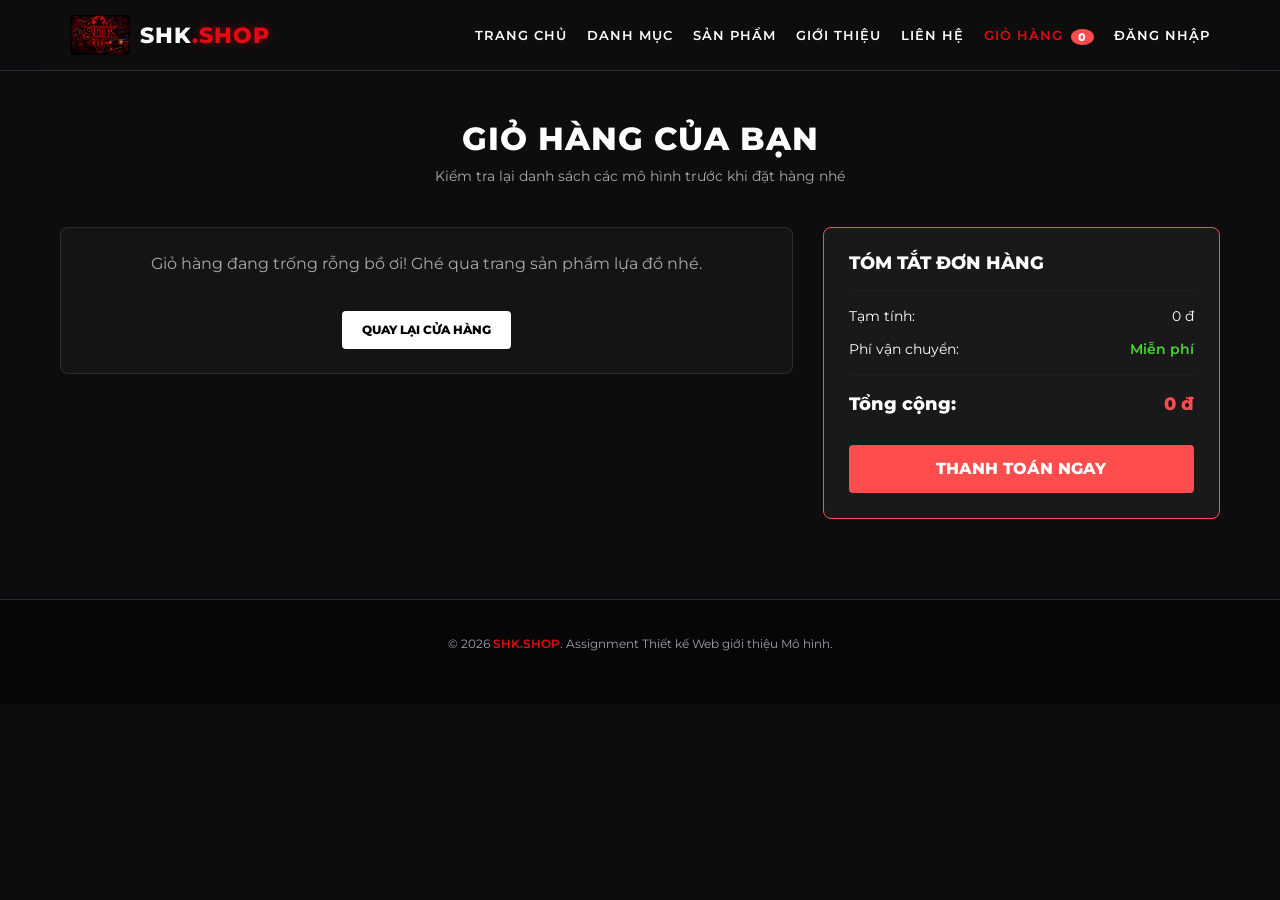
<file: html/gio-hang.html>
<!doctype html>
<html lang="vi">
  <head>
    <meta charset="UTF-8" />
    <meta name="viewport" content="width=device-width, initial-scale=1.0" />
    <title>Giỏ Hàng Của Bạn - SHK SHOP</title>
    <link
      href="https://fonts.googleapis.com/css2?family=Montserrat:wght@300;400;600;800&display=swap"
      rel="stylesheet"
    />
    <link
      href="https://cdn.jsdelivr.net/npm/bootstrap@5.3.3/dist/css/bootstrap.min.css"
      rel="stylesheet"
    />
    <link rel="stylesheet" href="../css/style.css" />
    <link rel="stylesheet" href="../css/gio-hang.css" />
    <style>
      /* 🌟 KHU VỰC CSS FIX LỖI VỠ HÌNH KHỔNG LỒ (MỚI THÊM) */

      /* Cấu trúc hàng dòng sản phẩm bọc ngoài */
      .cart-item-row {
        display: flex;
        align-items: center;
        gap: 20px;
        background: #ffffff;
        padding: 15px;
        border-radius: 8px;
        margin-bottom: 15px;
        box-shadow: 0 2px 8px rgba(0, 0, 0, 0.05);
        border: 1px solid #edf2f7;
      }

      /* Ép ảnh mô hình thu nhỏ lại chuẩn đét, hết tràn màn hình */
      .cart-item-row img {
        width: 90px;
        height: 90px;
        object-fit: contain; /* Giữ nguyên tỷ lệ mô hình không bị méo hình */
        background: #f7fafc;
        border-radius: 6px;
        border: 1px solid #e2e8f0;
        flex-shrink: 0;
      }

      /* Phần thông tin chữ (Tên + Giá) */
      .cart-item-info {
        flex: 1; /* Chiếm trọn không gian ở giữa để đẩy cụm số lượng về bên phải */
        display: flex;
        flex-direction: column;
        gap: 6px;
      }

      .cart-item-info h4 {
        font-size: 15px;
        font-weight: 600;
        color: #2d3748;
        margin: 0;
        line-height: 1.4;
      }

      .item-price {
        color: #ff4d4d;
        font-weight: 800;
        font-size: 15px;
      }

      /* Cụm tăng giảm số lượng xịn sò */
      .quantity-controls {
        display: flex;
        align-items: center;
        gap: 6px;
        background: #f7fafc;
        padding: 4px;
        border-radius: 6px;
        border: 1px solid #e2e8f0;
      }

      .quantity-controls button {
        width: 28px;
        height: 28px;
        border: 1px solid #cbd5e0;
        background: #ffffff;
        border-radius: 4px;
        cursor: pointer;
        font-weight: bold;
        font-size: 14px;
        display: flex;
        align-items: center;
        justify-content: center;
        transition: all 0.2s ease;
        user-select: none;
      }

      .quantity-controls button:hover {
        background: #ff4d4d;
        color: #ffffff;
        border-color: #ff4d4d;
      }

      .quantity-controls span {
        font-weight: 600;
        min-width: 25px;
        text-align: center;
        font-size: 14px;
        color: #2d3748;
      }

      /* Nút xóa sản phẩm tinh tế */
      .btn-delete-item {
        background: transparent;
        color: #a0aec0;
        border: none;
        cursor: pointer;
        font-weight: 600;
        font-size: 13px;
        padding: 8px 12px;
        border-radius: 4px;
        transition: all 0.2s ease;
      }

      .btn-delete-item:hover {
        color: #ff4d4d;
        background: #fff5f5;
      }

      /* Nhãn Pre-order đi kèm nếu có */
      .badge-preorder {
        background: #ff9f43;
        color: #ffffff;
        font-size: 10px;
        font-weight: 800;
        padding: 2px 6px;
        border-radius: 4px;
        margin-left: 6px;
        vertical-align: middle;
        display: inline-block;
      }
    </style>
  </head>
  <body>
    <header>
      <nav class="navbar">
        <div class="logo-container">
          <img src="../assets/logo.jpg" alt="Logo" class="logo-img" />
          <div class="logo-text">
            <a href="../index.html">SHK<span>.SHOP</span></a>
          </div>
        </div>
        <ul class="nav-links">
          <li><a href="../index.html">Trang Chủ</a></li>
          <li><a href="danh-muc.html">Danh Mục</a></li>
          <li><a href="san-pham.html">Sản Phẩm</a></li>
          <li><a href="gioi-thieu.html">Giới Thiệu</a></li>
          <li><a href="lien-he.html">Liên Hệ</a></li>
          <li>
            <a href="gio-hang.html" class="active" id="navCart">
              GIỎ HÀNG
              <span
                id="cartCount"
                style="
                  background: #ff4d4d;
                  color: #ffffff;
                  padding: 2px 7px;
                  border-radius: 50%;
                  font-size: 11px;
                  font-weight: 800;
                  margin-left: 3px;
                  display: inline-block;
                  line-height: 12px;
                  text-align: center;
                  vertical-align: middle;
                "
                >0</span
              >
            </a>
          </li>
          <li><a href="dang-nhap.html" id="navAuth">Đăng Nhập</a></li>
        </ul>
      </nav>
    </header>

    <main class="main-container cart-page">
      <div class="cart-title">
        <h1>Giỏ Hàng Của Bạn</h1>
        <p>Kiểm tra lại danh sách các mô hình trước khi đặt hàng nhé</p>
      </div>

      <div class="cart-wrapper">
        <div class="cart-items-container" id="cartItemsList">
          <div class="empty-cart">
            <p>
              Giỏ hàng đang trống rỗng bồ ơi! Ghé qua trang sản phẩm lựa đồ nhé.
            </p>
            <a href="san-pham.html" class="btn-back">QUAY LẠI CỬA HÀNG</a>
          </div>
        </div>

        <div class="cart-summary">
          <h3>TÓM TẮT ĐƠN HÀNG</h3>
          <hr />
          <div class="summary-row">
            <span>Tạm tính:</span>
            <span id="totalPrice">0 đ</span>
          </div>
          <div class="summary-row">
            <span>Phí vận chuyển:</span>
            <span style="color: #4cd137; font-weight: 600">Miễn phí</span>
          </div>
          <hr />
          <div class="summary-row total">
            <span>Tổng cộng:</span>
            <span id="finalPrice" style="color: #ff4d4d">0 đ</span>
          </div>
          <button class="checkout-btn" onclick="processCheckout()">
            THANH TOÁN NGAY
          </button>
        </div>
      </div>
    </main>

    <footer>
      <p>
        &copy; 2026 <span>SHK.SHOP</span>. Assignment Thiết kế Web giới thiệu Mô
        hình.
      </p>
    </footer>

    <script src="../js/script.js"></script>

    <script>
      // 1. Hàm bóc tách chuỗi giá tiền (Ví dụ: "1.200.000 đ" -> 1200000) để làm toán toán
      function parsePriceStringToNumber(priceStr) {
        if (!priceStr) return 0;
        let cleanString = String(priceStr).replace(/[^0-9]/g, "");
        return Number(cleanString) || 0;
      }

      // 2. Hàm định dạng số lại thành dạng tiền Việt có dấu chấm cho đẹp
      function formatNumberToPrice(num) {
        return num.toLocaleString("vi-VN") + " đ";
      }

      // 3. HÀM ĐỔ DỮ LIỆU TỪ LOCALSTORAGE RA MÀN HÌNH GIỎ HÀNG
      function renderCartPage() {
        const container = document.getElementById("cartItemsList");
        if (!container) return;

        let cart = JSON.parse(localStorage.getItem("cart")) || [];

        if (cart.length === 0) {
          container.innerHTML = `
            <div class="empty-cart">
              <p>Giỏ hàng đang trống rỗng bồ ơi! Ghé qua trang sản phẩm lựa đồ nhé.</p>
              <a href="san-pham.html" class="btn-back" style="text-decoration:none; display:inline-block; margin-top:15px;">QUAY LẠI CỬA HÀNG</a>
            </div>`;
          document.getElementById("totalPrice").innerText = "0 đ";
          document.getElementById("finalPrice").innerText = "0 đ";
          return;
        }

        container.innerHTML = "";
        let totalCartMoney = 0;

        cart.forEach(function (item) {
          let singlePrice = parsePriceStringToNumber(item.price);
          let itemTotalMoney = singlePrice * (item.quantity || 1);
          totalCartMoney += itemTotalMoney;

          let preorderBadge =
            item.status === "Pre-order"
              ? `<span class="badge-preorder">PRE-ORDER</span>`
              : "";

          const row = document.createElement("div");
          row.className = "cart-item-row";
          row.innerHTML = `
            <img src="${item.image}" alt="${item.name}">
            <div class="cart-item-info">
              <h4>${item.name} ${preorderBadge}</h4>
              <div class="item-price">${item.price}</div>
            </div>
            <div class="quantity-controls">
              <button onclick="changeQty('${item.id}', -1)">-</button>
              <span>${item.quantity}</span>
              <button onclick="changeQty('${item.id}', 1)">+</button>
            </div>
            <button class="btn-delete-item" onclick="deleteCartItem('${item.id}')">Xóa</button>
          `;
          container.appendChild(row);
        });

        document.getElementById("totalPrice").innerText =
          formatNumberToPrice(totalCartMoney);
        document.getElementById("finalPrice").innerText =
          formatNumberToPrice(totalCartMoney);
      }

      // 4. Hàm tăng/giảm số lượng trực tiếp trong giỏ hàng
      function changeQty(productId, delta) {
        let cart = JSON.parse(localStorage.getItem("cart")) || [];
        let product = cart.find(
          (item) => String(item.id) === String(productId),
        );

        if (product) {
          product.quantity += delta;
          if (product.quantity < 1) {
            cart = cart.filter((item) => String(item.id) !== String(productId));
          }
          localStorage.setItem("cart", JSON.stringify(cart));

          renderCartPage();
          if (typeof updateCartBadge === "function") updateCartBadge();
        }
      }

      // 5. Hàm xóa hẳn một sản phẩm ra khỏi giỏ
      function deleteCartItem(productId) {
        let cart = JSON.parse(localStorage.getItem("cart")) || [];
        cart = cart.filter((item) => String(item.id) !== String(productId));

        localStorage.setItem("cart", JSON.stringify(cart));
        renderCartPage();
        if (typeof updateCartBadge === "function") updateCartBadge();
      }

      // 6. HÀM XỬ LÝ THANH TOÁN
      function processCheckout() {
        let cart = JSON.parse(localStorage.getItem("cart")) || [];
        if (cart.length === 0) {
          alert(
            "Giỏ hàng đang trống rỗng, bồ chưa chọn mô hình nào để thanh toán hết á! 🛒",
          );
          return;
        }

        let currentUser = JSON.parse(localStorage.getItem("currentUser"));
        if (!currentUser) {
          alert(
            "Bồ ơi, vui lòng đăng nhập tài khoản trước để hệ thống lưu thông tin giao hàng và theo dõi đơn nhé! 🔑",
          );
          window.location.href = "dang-nhap.html";
          return;
        }

        let orders = JSON.parse(localStorage.getItem("orders")) || [];
        let newOrder = {
          orderId: "SHK" + Math.floor(100000 + Math.random() * 900000),
          date: new Date().toLocaleDateString("vi-VN"),
          items: cart,
          total: document.getElementById("finalPrice").innerText,
          status: "Đang giao hàng",
        };

        orders.push(newOrder);
        localStorage.setItem("orders", JSON.stringify(orders));

        alert(
          "Đặt hàng thành công! Đơn hàng đã được chuyển vào Trang Cá Nhân để bồ theo dõi hành trình! 🎉",
        );
        localStorage.removeItem("cart");
        window.location.href = "trang-ca-nhan.html";
      }

      // Chạy khởi động quét dữ liệu ngay khi mở trang giỏ hàng lên
      document.addEventListener("DOMContentLoaded", function () {
        renderCartPage();
      });
    </script>
  </body>
</html>
</file>
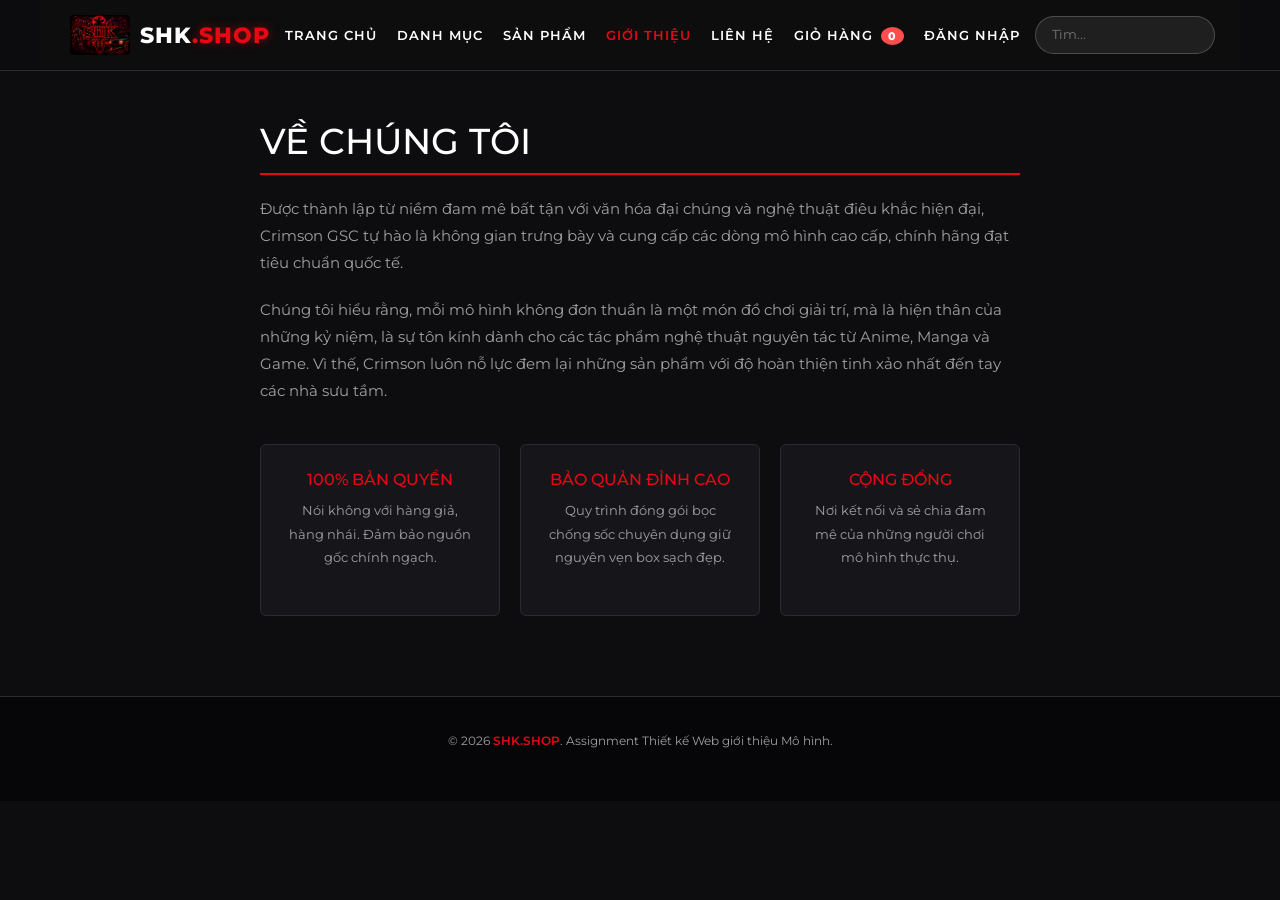
<file: html/gioi-thieu.html>
<!doctype html>
<html lang="vi">
  <head>
    <meta charset="UTF-8" />
    <meta name="viewport" content="width=device-width, initial-scale=1.0" />
    <title>Giới Thiệu - SHK SHOP</title>
    <link
      href="https://fonts.googleapis.com/css2?family=Montserrat:wght@300;400;600;800&display=swap"
      rel="stylesheet"
    />
    <link
      href="https://cdn.jsdelivr.net/npm/bootstrap@5.3.3/dist/css/bootstrap.min.css"
      rel="stylesheet"
    />
    <link rel="stylesheet" href="../css/style.css" />
    <link rel="stylesheet" href="../css/gioi-thieu.css" />
    <style></style>
  </head>
  <body>
    <header>
      <nav class="navbar">
        <div class="logo-container">
          <img src="../assets/logo.jpg" alt="Logo" class="logo-img" />
          <div class="logo-text">
            <a href="../index.html">SHK<span>.SHOP</span></a>
          </div>
        </div>
        <ul class="nav-links">
          <li><a href="../index.html">Trang Chủ</a></li>
          <li><a href="danh-muc.html">Danh Mục</a></li>
          <li><a href="san-pham.html">Sản Phẩm</a></li>
          <li><a href="gioi-thieu.html" class="active">Giới Thiệu</a></li>
          <li><a href="lien-he.html">Liên Hệ</a></li>
          <li>
            <a href="gio-hang.html" id="navCart">
              GIỎ HÀNG
              <span
                id="cartCount"
                style="
                  background: #ff4d4d;
                  color: white;
                  padding: 2px 7px;
                  border-radius: 50%;
                  font-size: 11px;
                  font-weight: 800;
                  margin-left: 3px;
                "
                >0</span
              >
            </a>
          </li>
          <li><a href="dang-nhap.html" id="navAuth">Đăng Nhập</a></li>
        </ul>
        <div class="search-box"><input type="text" placeholder="Tìm..." /></div>
      </nav>
    </header>

    <main class="main-container about-content">
      <h1>Về Chúng Tôi</h1>
      <p>
        Được thành lập từ niềm đam mê bất tận với văn hóa đại chúng và nghệ
        thuật điêu khắc hiện đại, Crimson GSC tự hào là không gian trưng bày và
        cung cấp các dòng mô hình cao cấp, chính hãng đạt tiêu chuẩn quốc tế.
      </p>
      <p>
        Chúng tôi hiểu rằng, mỗi mô hình không đơn thuần là một món đồ chơi giải
        trí, mà là hiện thân của những kỷ niệm, là sự tôn kính dành cho các tác
        phẩm nghệ thuật nguyên tác từ Anime, Manga và Game. Vì thế, Crimson luôn
        nỗ lực đem lại những sản phẩm với độ hoàn thiện tinh xảo nhất đến tay
        các nhà sưu tầm.
      </p>

      <div class="core-values">
        <div class="value-card">
          <h3>100% Bản Quyền</h3>
          <p style="font-size: 13px">
            Nói không với hàng giả, hàng nhái. Đảm bảo nguồn gốc chính ngạch.
          </p>
        </div>
        <div class="value-card">
          <h3>Bảo Quản Đỉnh Cao</h3>
          <p style="font-size: 13px">
            Quy trình đóng gói bọc chống sốc chuyên dụng giữ nguyên vẹn box sạch
            đẹp.
          </p>
        </div>
        <div class="value-card">
          <h3>Cộng Đồng</h3>
          <p style="font-size: 13px">
            Nơi kết nối và sẻ chia đam mê của những người chơi mô hình thực thụ.
          </p>
        </div>
      </div>
    </main>

    <footer>
      <p>
        &copy; 2026 <span>SHK.SHOP</span>. Assignment Thiết kế Web giới thiệu Mô
        hình.
      </p>
    </footer>
    <script src="../js/script.js"></script>
  </body>
</html>
</file>
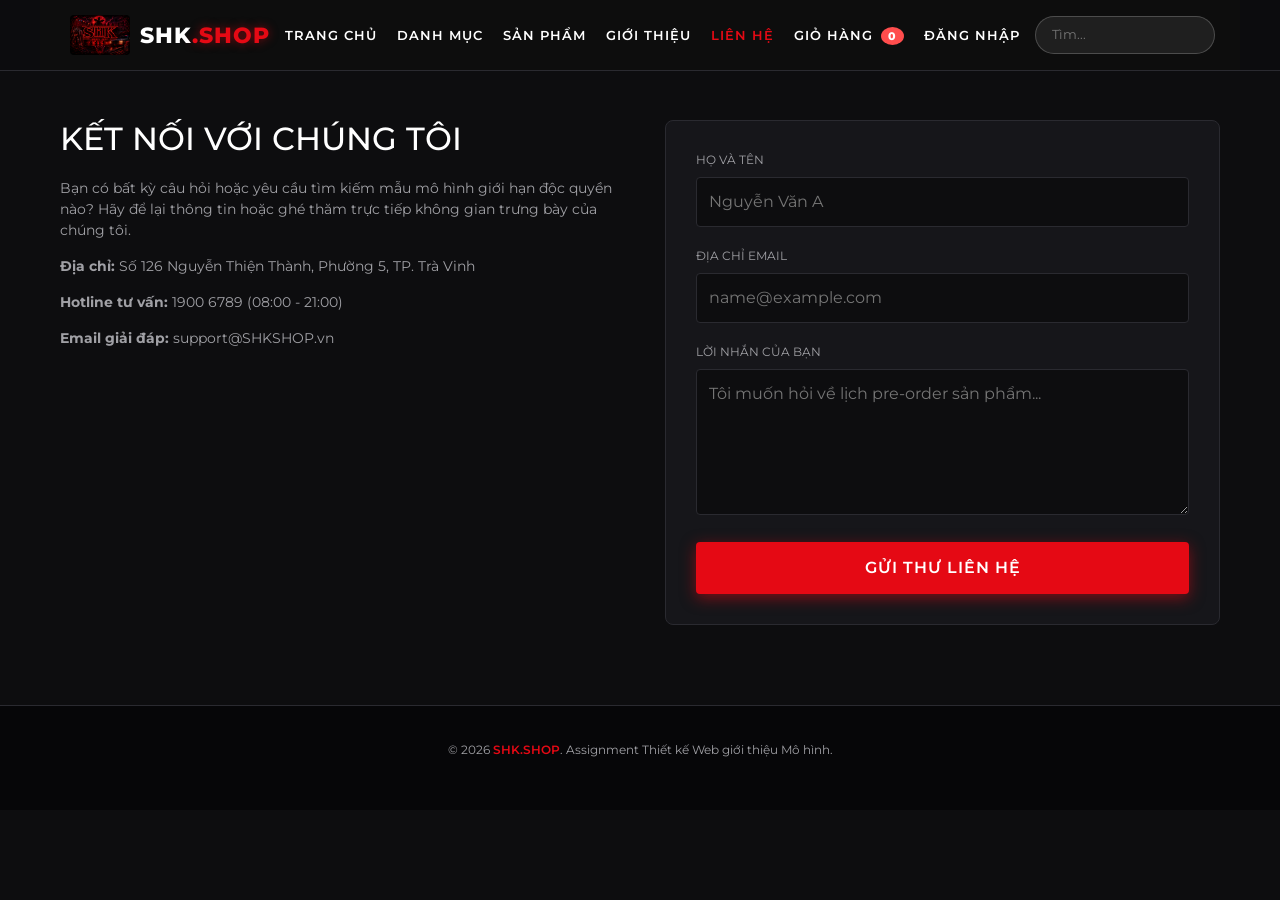
<file: html/lien-he.html>
<!doctype html>
<html lang="vi">
  <head>
    <meta charset="UTF-8" />
    <meta name="viewport" content="width=device-width, initial-scale=1.0" />
    <title>Liên Hệ - SHK SHOP</title>
    <link
      href="https://fonts.googleapis.com/css2?family=Montserrat:wght@300;400;600;800&display=swap"
      rel="stylesheet"
    />
    <link
      href="https://cdn.jsdelivr.net/npm/bootstrap@5.3.3/dist/css/bootstrap.min.css"
      rel="stylesheet"
    />
    <link rel="stylesheet" href="../css/style.css" />
    <link rel="stylesheet" href="../css/lien-he.css" />
    <style></style>
  </head>
  <body>
    <header>
      <nav class="navbar">
        <div class="logo-container">
          <img src="../assets/logo.jpg" alt="Logo" class="logo-img" />
          <div class="logo-text">
            <a href="../index.html">SHK<span>.SHOP</span></a>
          </div>
        </div>
        <ul class="nav-links">
          <li><a href="../index.html">Trang Chủ</a></li>
          <li><a href="danh-muc.html">Danh Mục</a></li>
          <li><a href="san-pham.html">Sản Phẩm</a></li>
          <li><a href="gioi-thieu.html">Giới Thiệu</a></li>
          <li><a href="lien-he.html" class="active">Liên Hệ</a></li>
          <li>
            <a href="gio-hang.html" id="navCart">
              GIỎ HÀNG
              <span
                id="cartCount"
                style="
                  background: #ff4d4d;
                  color: white;
                  padding: 2px 7px;
                  border-radius: 50%;
                  font-size: 11px;
                  font-weight: 800;
                  margin-left: 3px;
                "
                >0</span
              >
            </a>
          </li>
          <li><a href="dang-nhap.html" id="navAuth">Đăng Nhập</a></li>
        </ul>
        <div class="search-box"><input type="text" placeholder="Tìm..." /></div>
      </nav>
    </header>

    <main class="main-container contact-layout">
      <!-- BÊN TRÁI: THÔNG TIN LIÊN HỆ -->
      <div class="contact-info">
        <h1>Kết Nối Với Chúng Tôi</h1>
        <p>
          Bạn có bất kỳ câu hỏi hoặc yêu cầu tìm kiếm mẫu mô hình giới hạn độc
          quyền nào? Hãy để lại thông tin hoặc ghé thăm trực tiếp không gian
          trưng bày của chúng tôi.
        </p>
        <p>
          <strong>Địa chỉ:</strong> Số 126 Nguyễn Thiện Thành, Phường 5, TP. Trà
          Vinh
        </p>
        <p><strong>Hotline tư vấn:</strong> 1900 6789 (08:00 - 21:00)</p>
        <p><strong>Email giải đáp:</strong> support@SHKSHOP.vn</p>
      </div>

      <!-- BÊN PHẢI: FORM LIÊN HỆ -->
      <form
        class="contact-form"
        onsubmit="
          alert('Cảm ơn bạn đã liên hệ! Chúng tôi sẽ phản hồi sớm nhất.');
          return false;
        "
      >
        <div class="form-group">
          <label>Họ và tên</label>
          <input type="text" required placeholder="Nguyễn Văn A" />
        </div>
        <div class="form-group">
          <label>Địa chỉ Email</label>
          <input type="email" required placeholder="name@example.com" />
        </div>
        <div class="form-group">
          <label>Lời nhắn của bạn</label>
          <textarea
            rows="5"
            required
            placeholder="Tôi muốn hỏi về lịch pre-order sản phẩm..."
          ></textarea>
        </div>
        <button type="submit" class="cta-btn" style="width: 100%">
          Gửi Thư Liên Hệ
        </button>
      </form>
    </main>

    <footer>
      <p>
        &copy; 2026 <span>SHK.SHOP</span>. Assignment Thiết kế Web giới thiệu Mô
        hình.
      </p>
    </footer>
    <script src="../js/script.js"></script>
  </body>
</html>
</file>
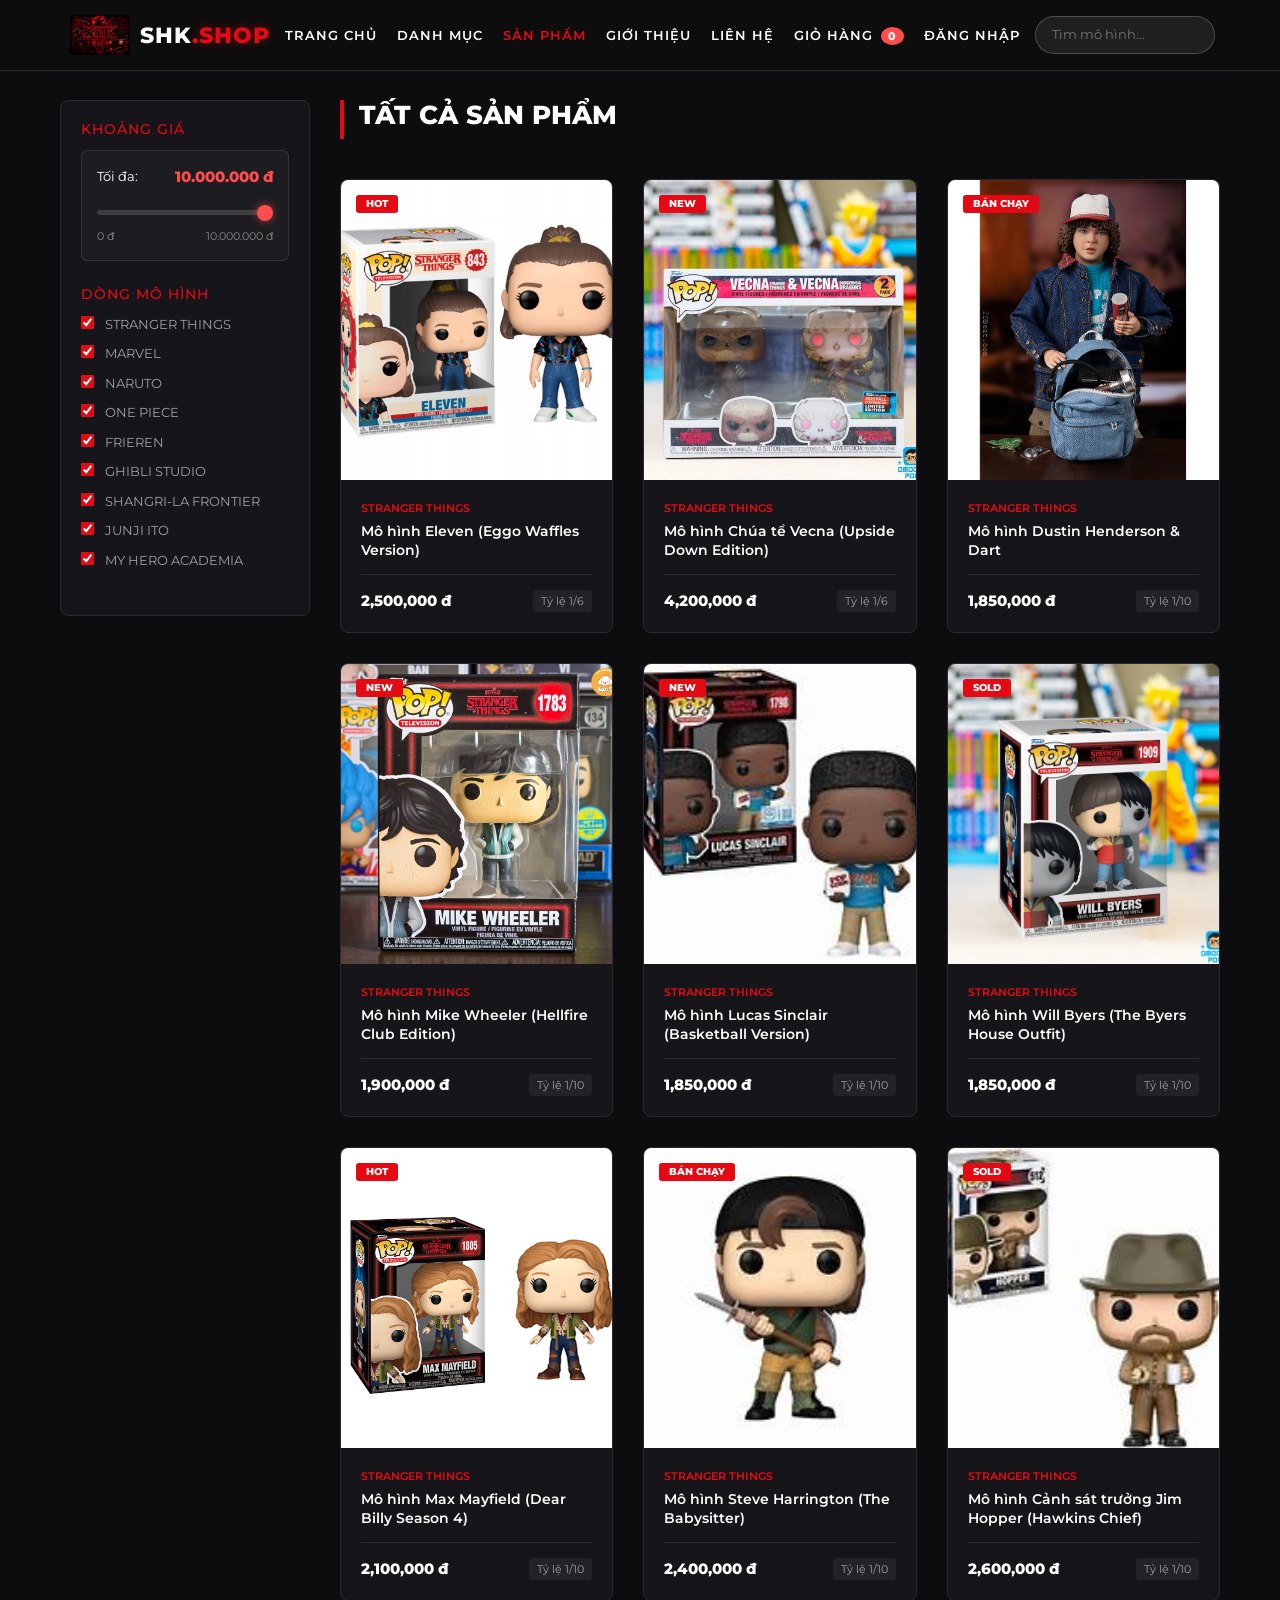
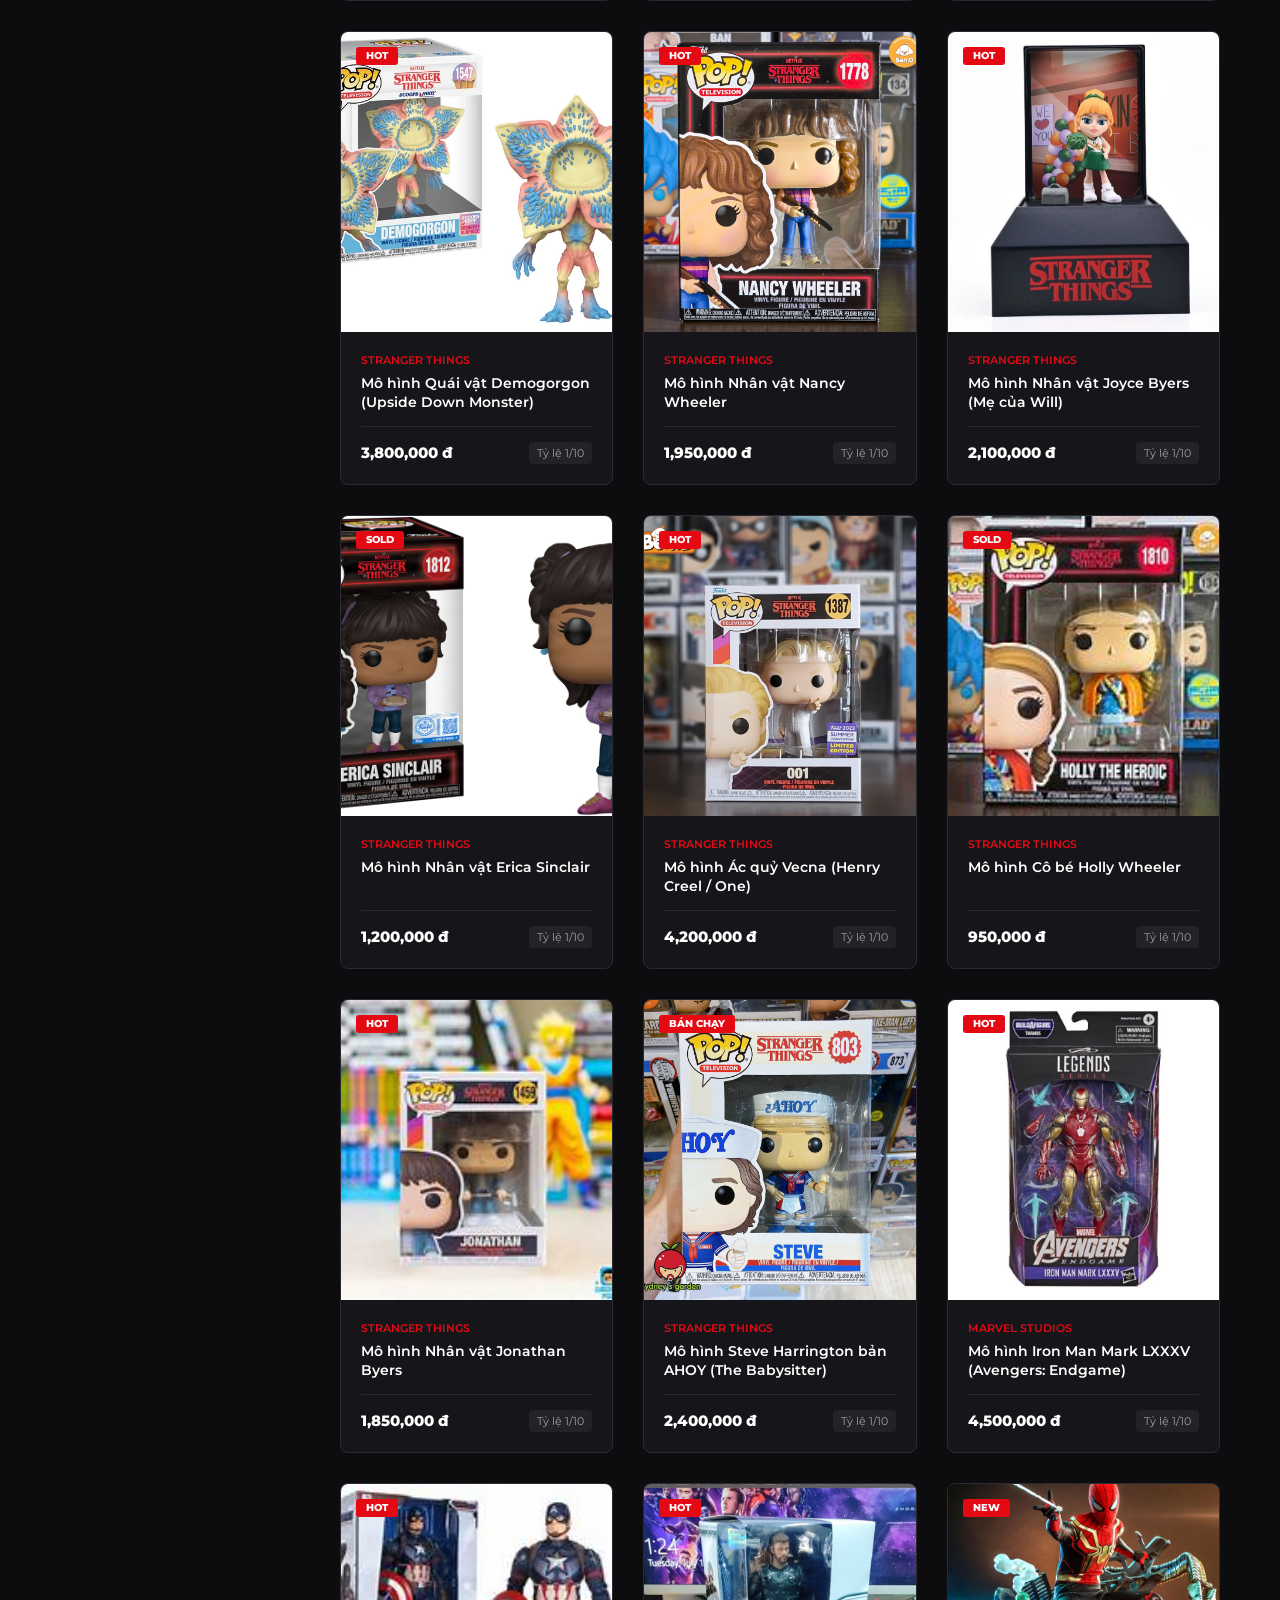
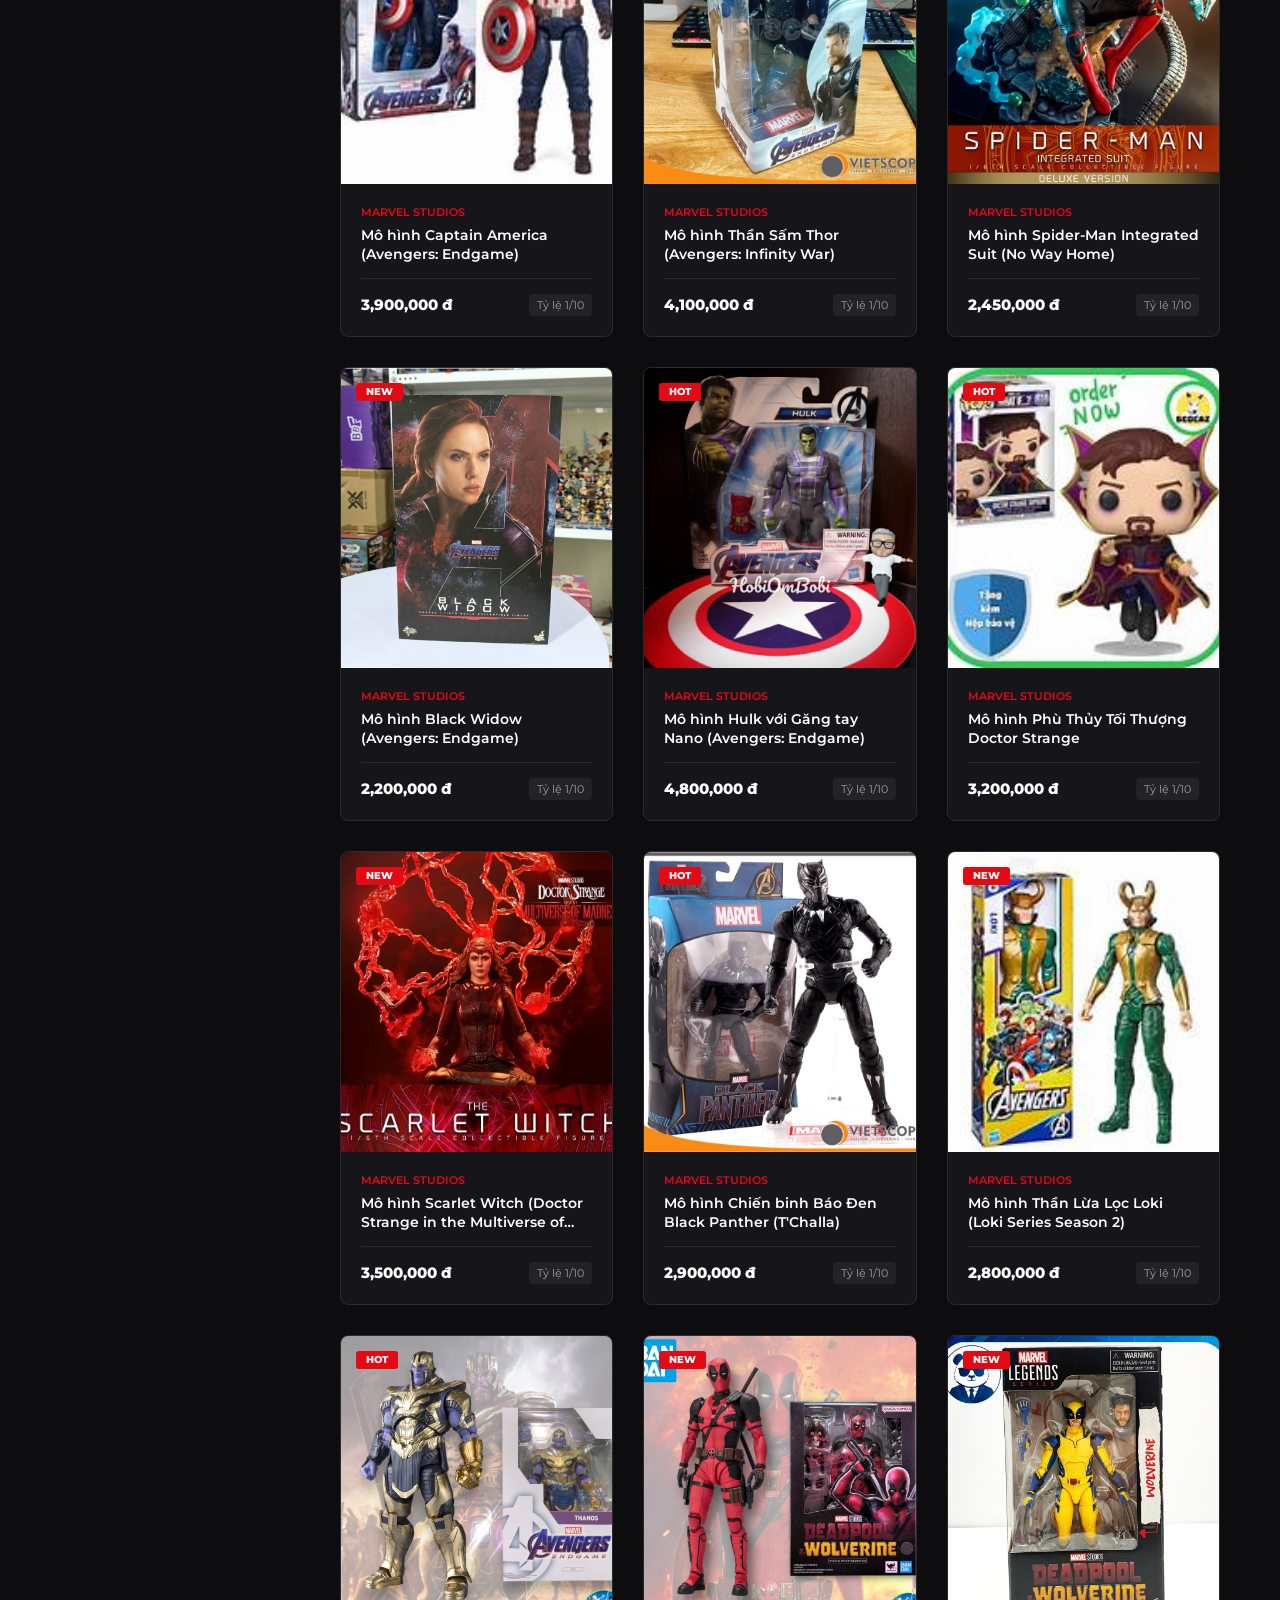
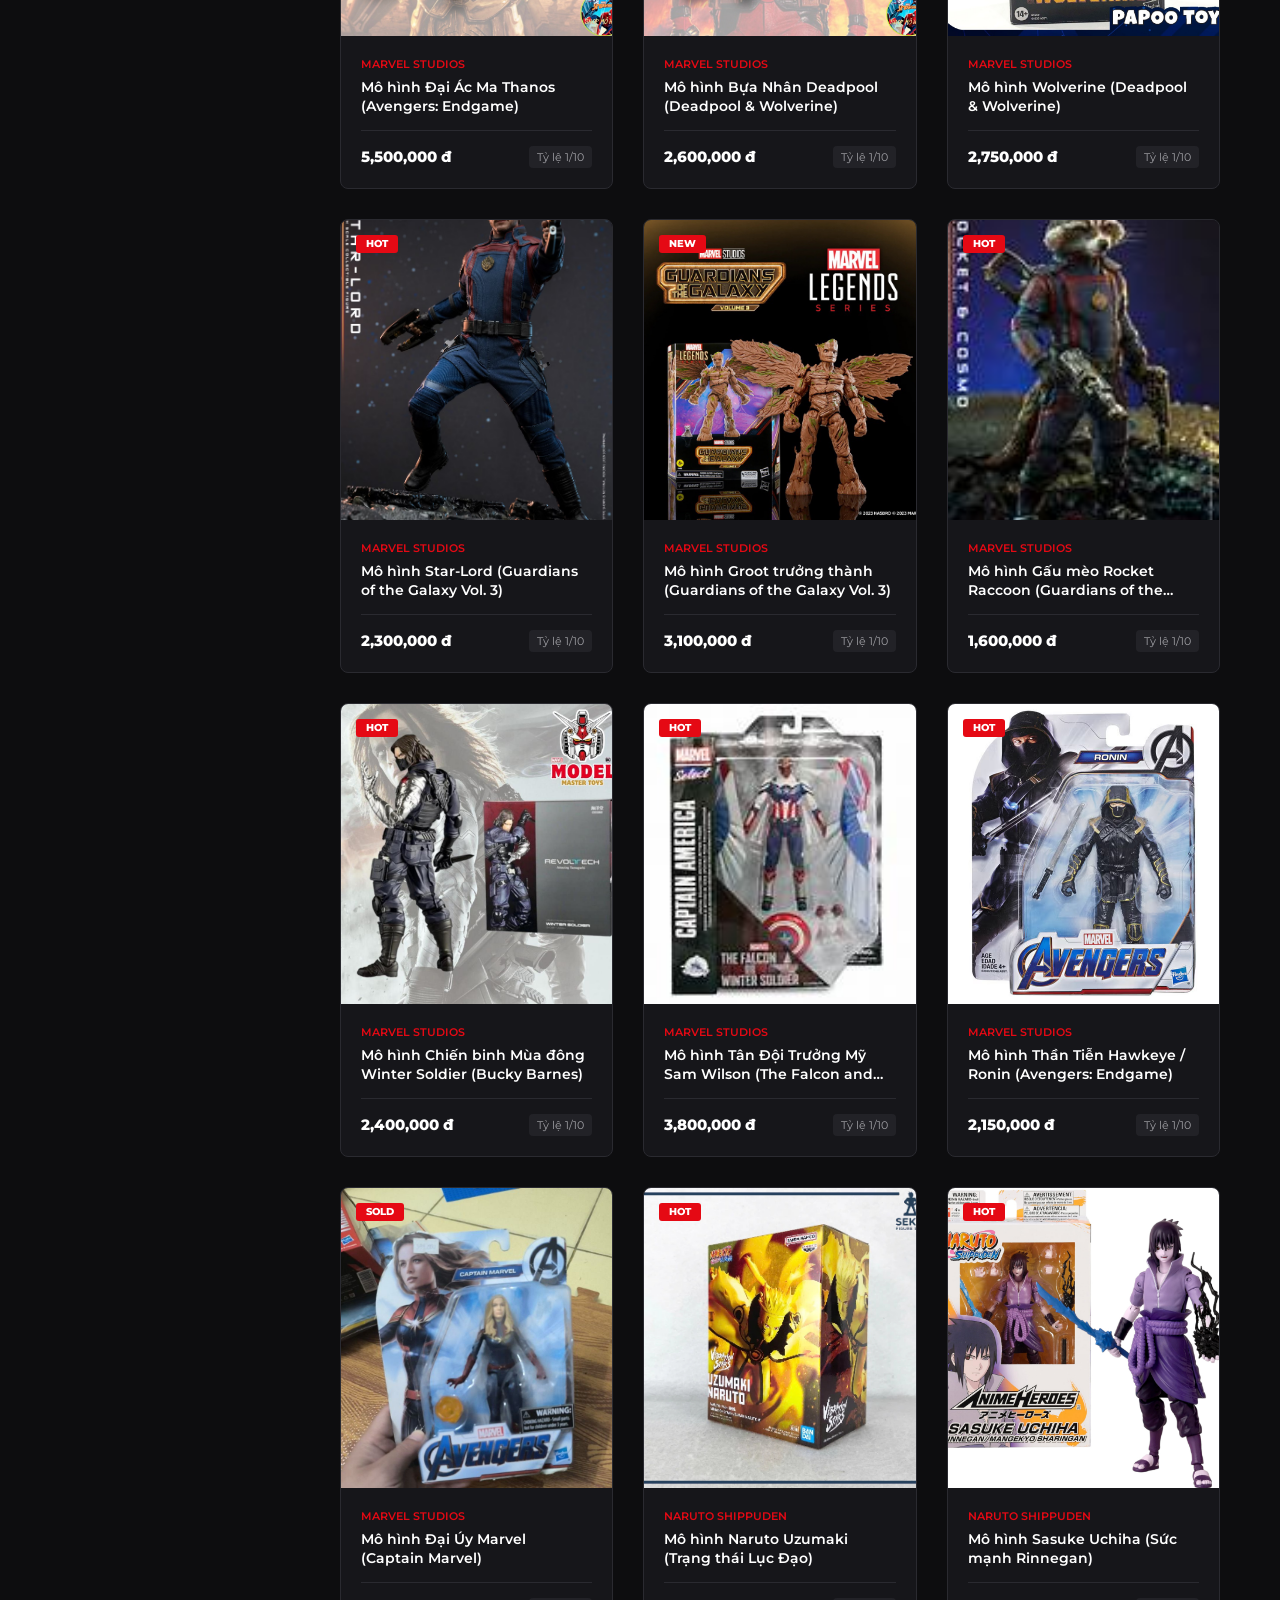
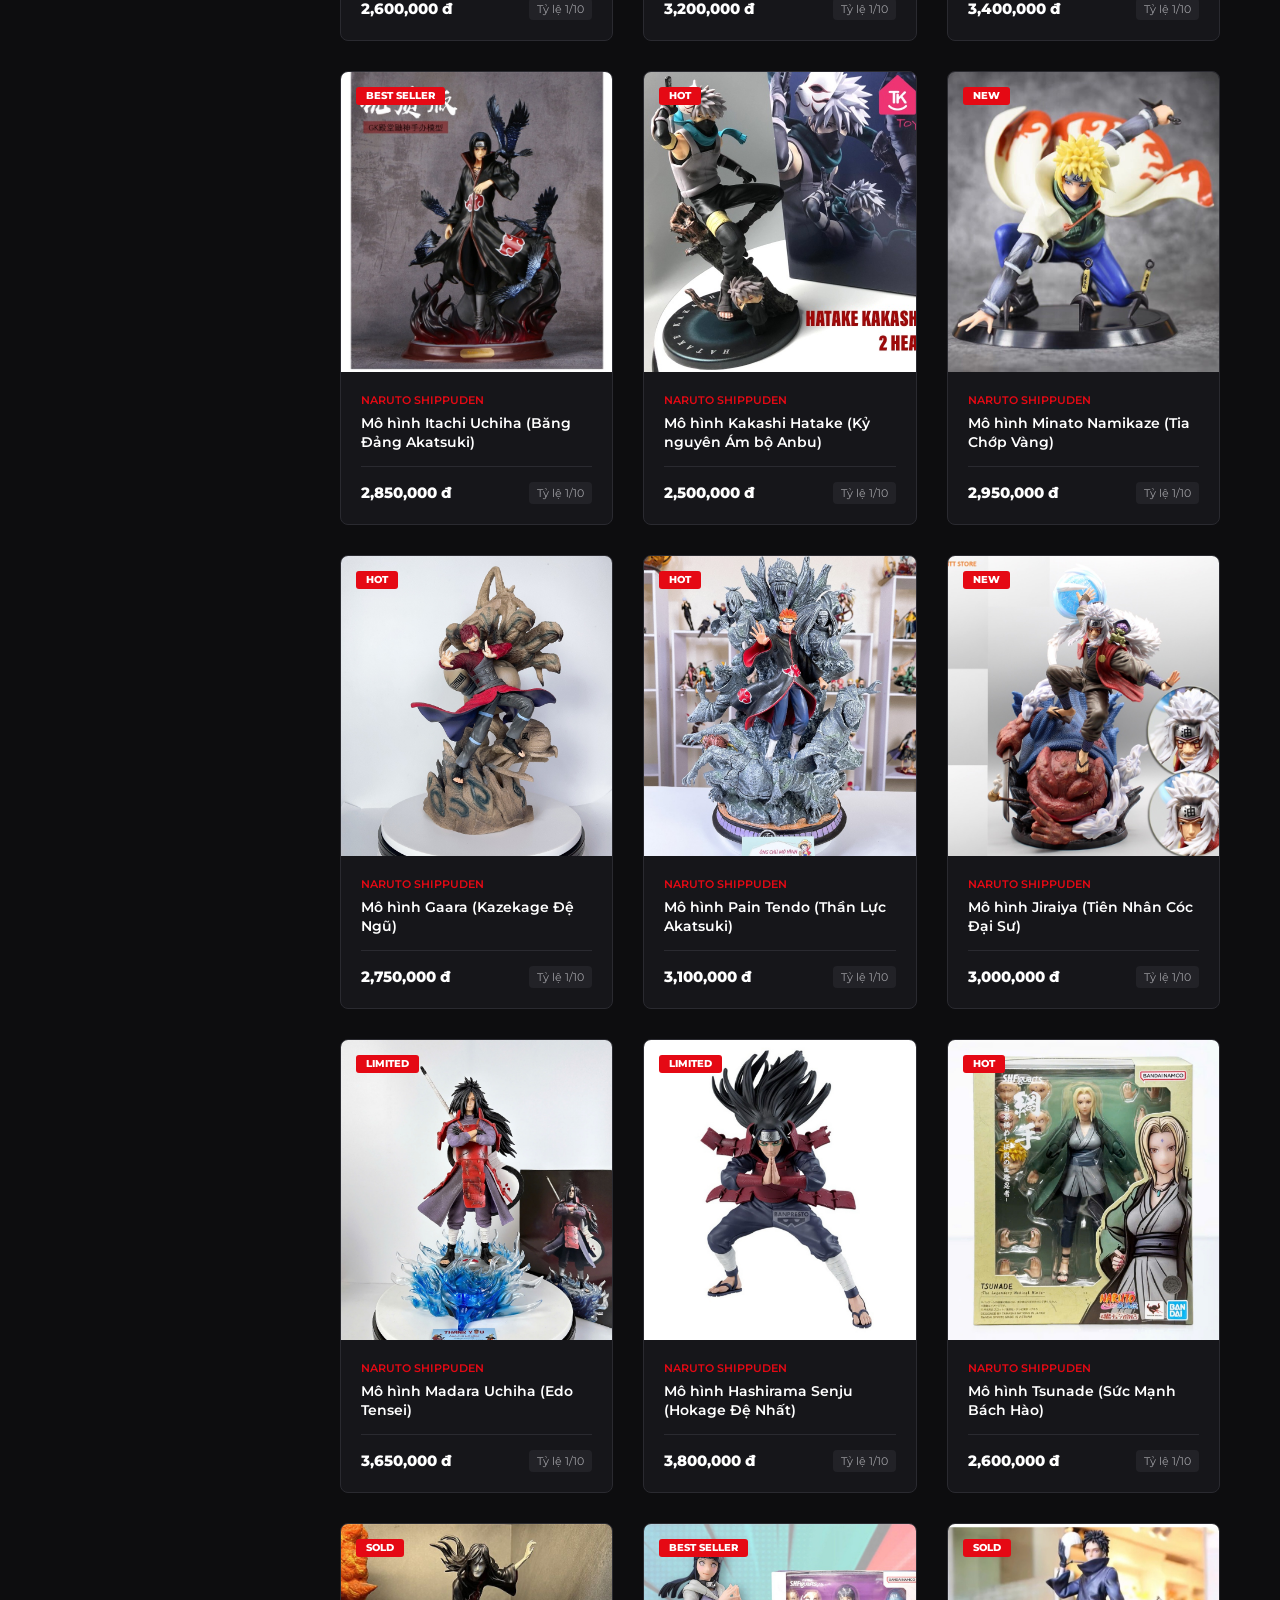
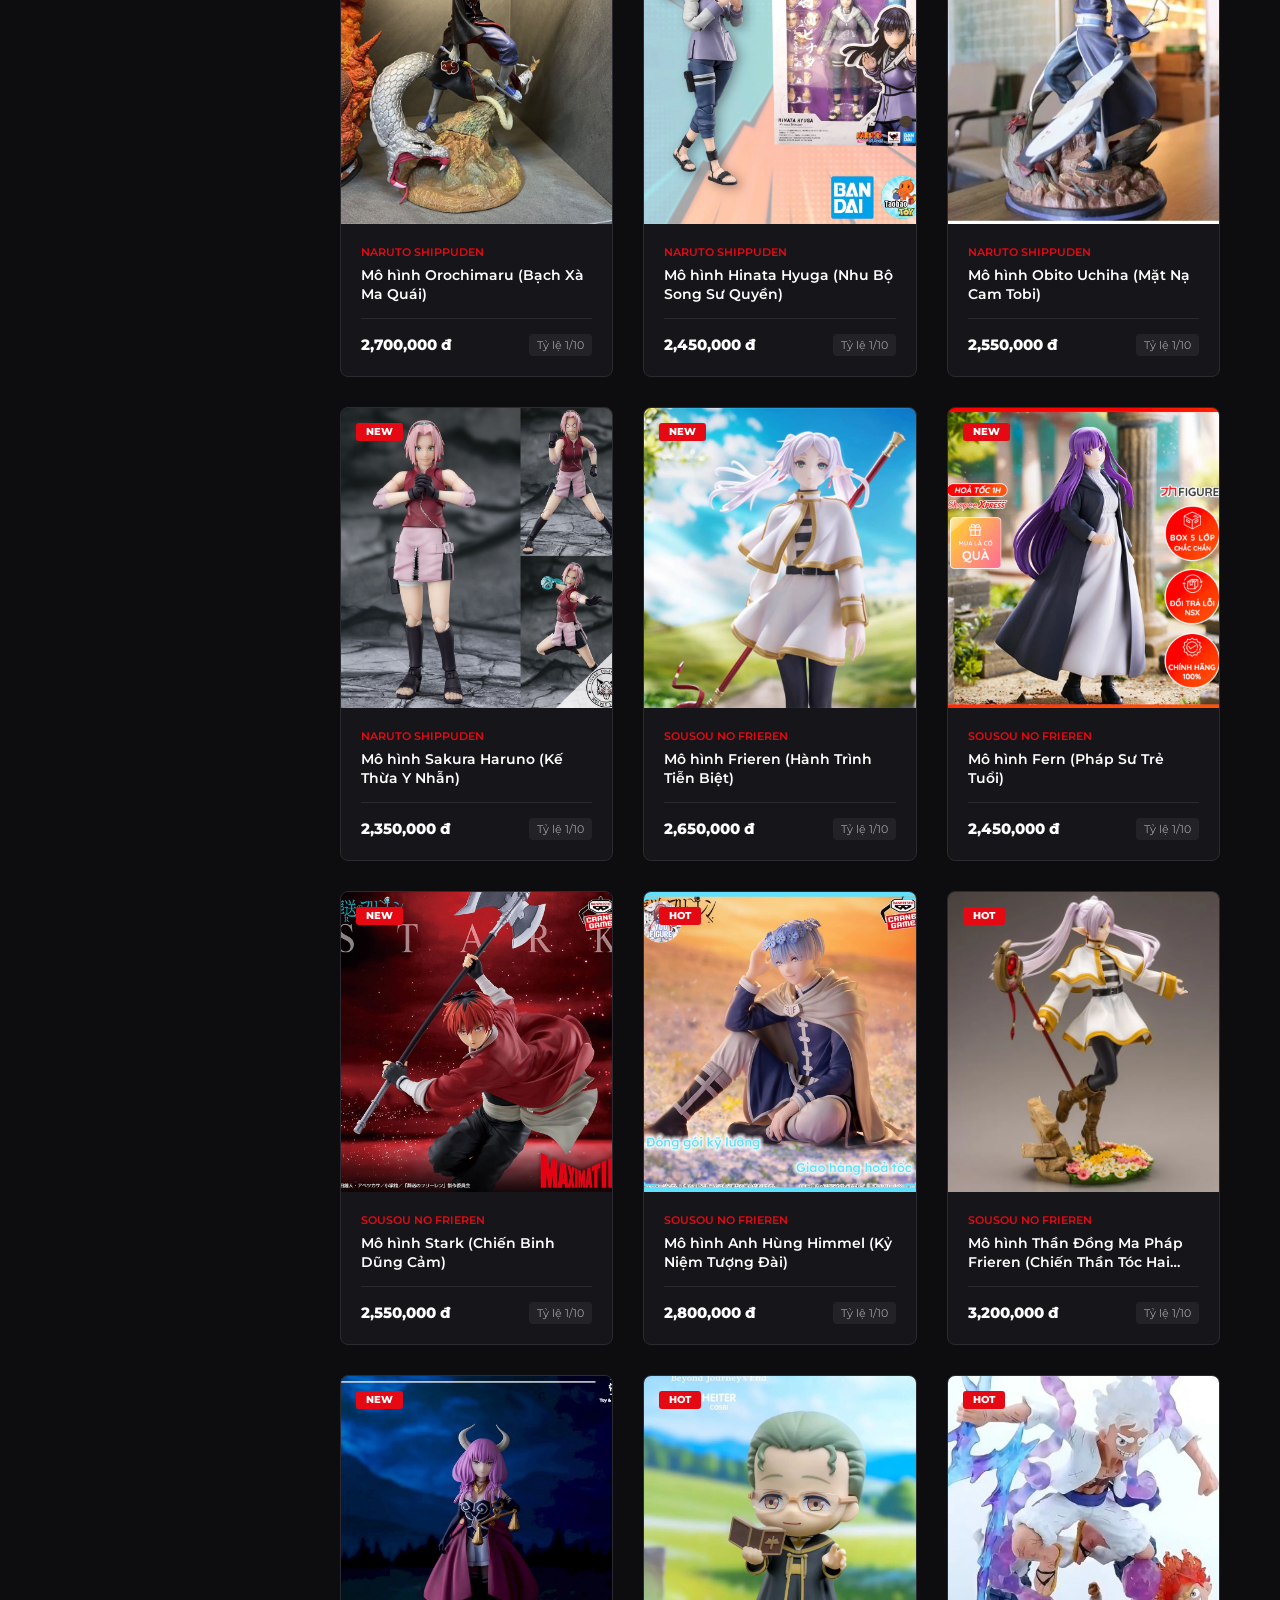
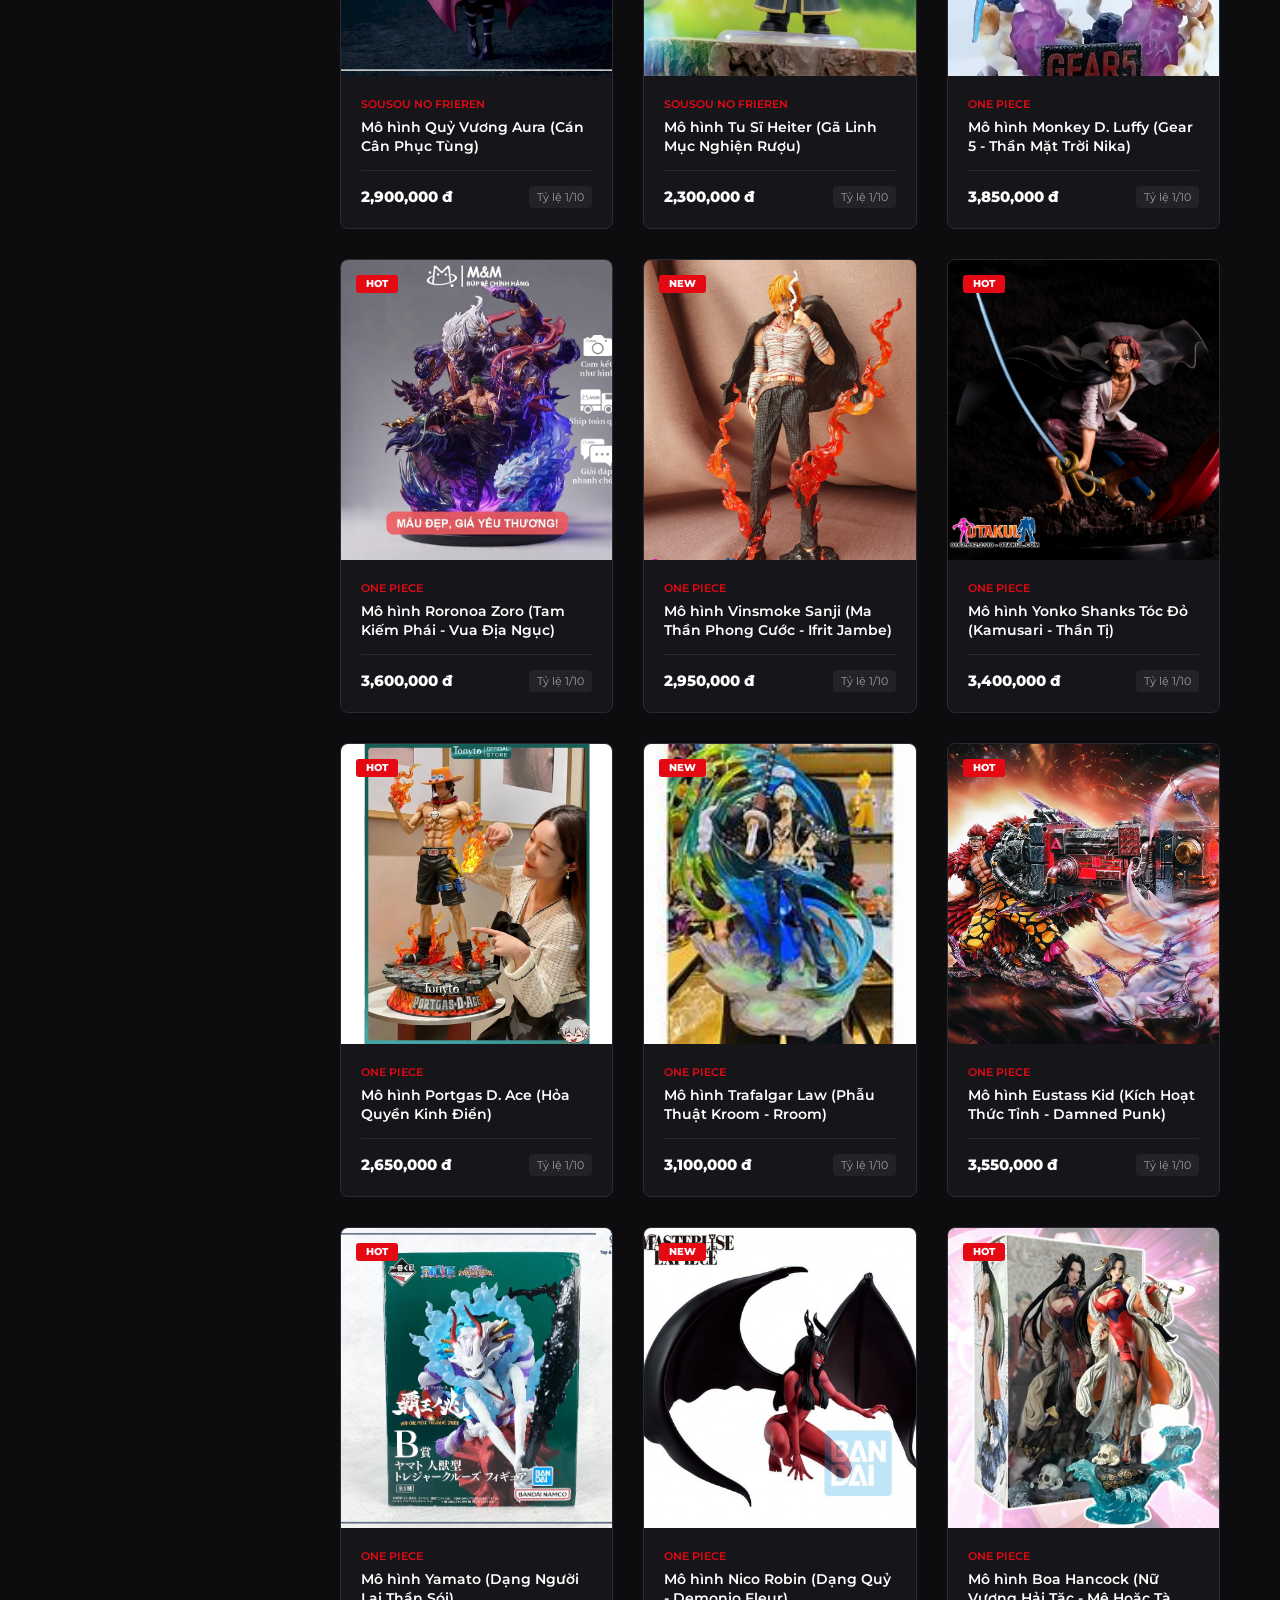
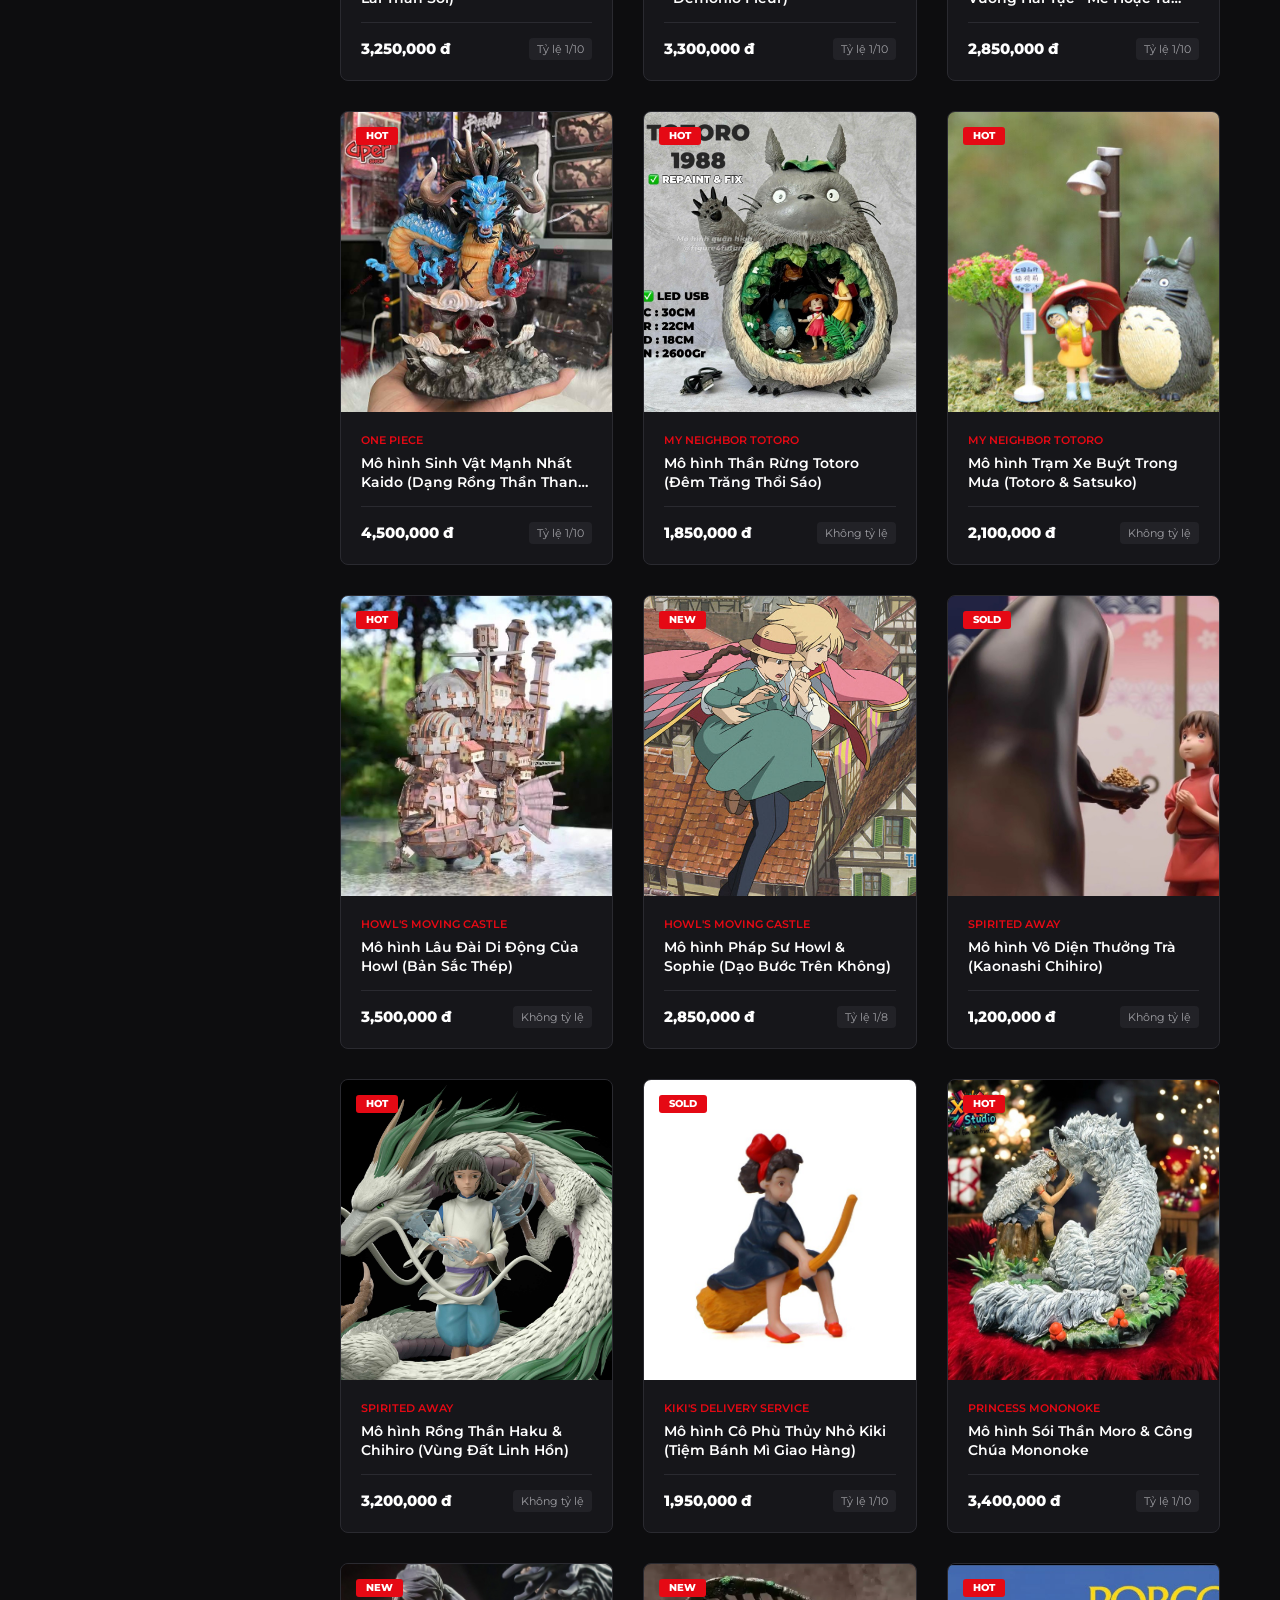
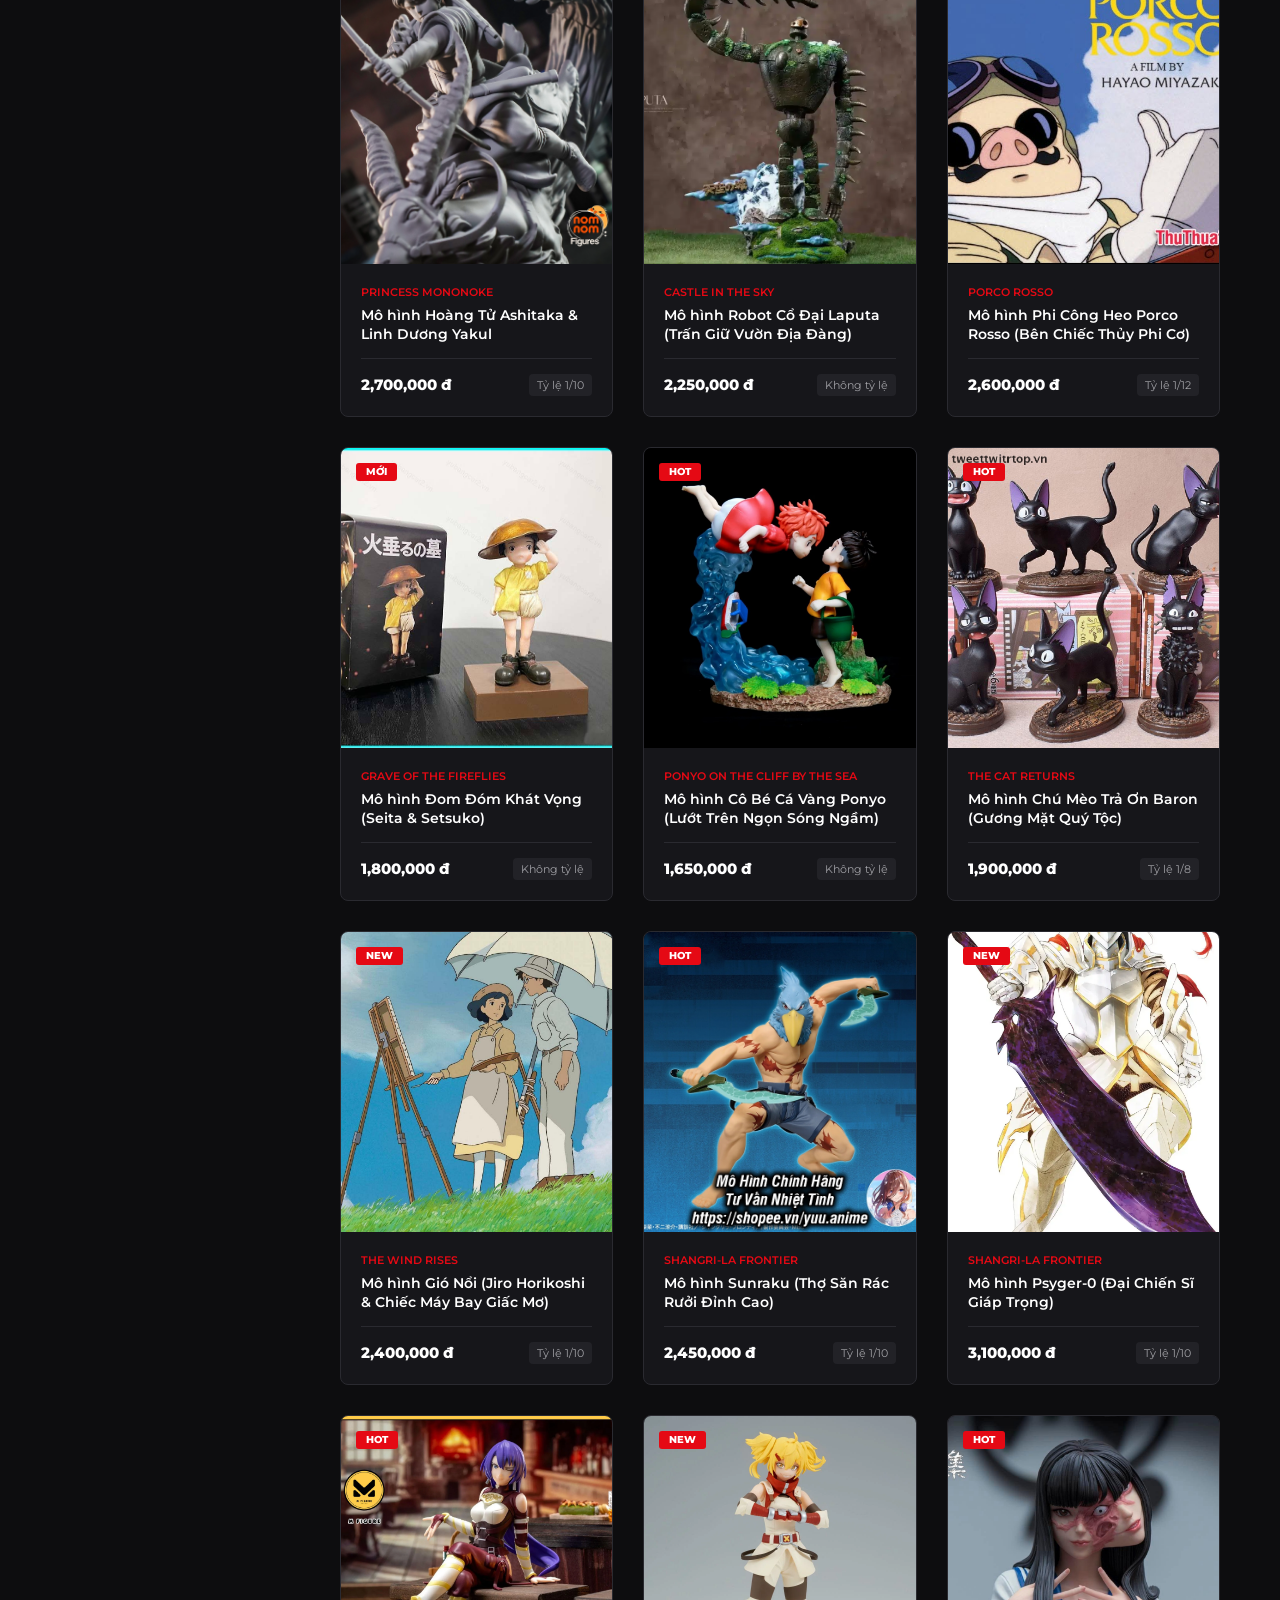
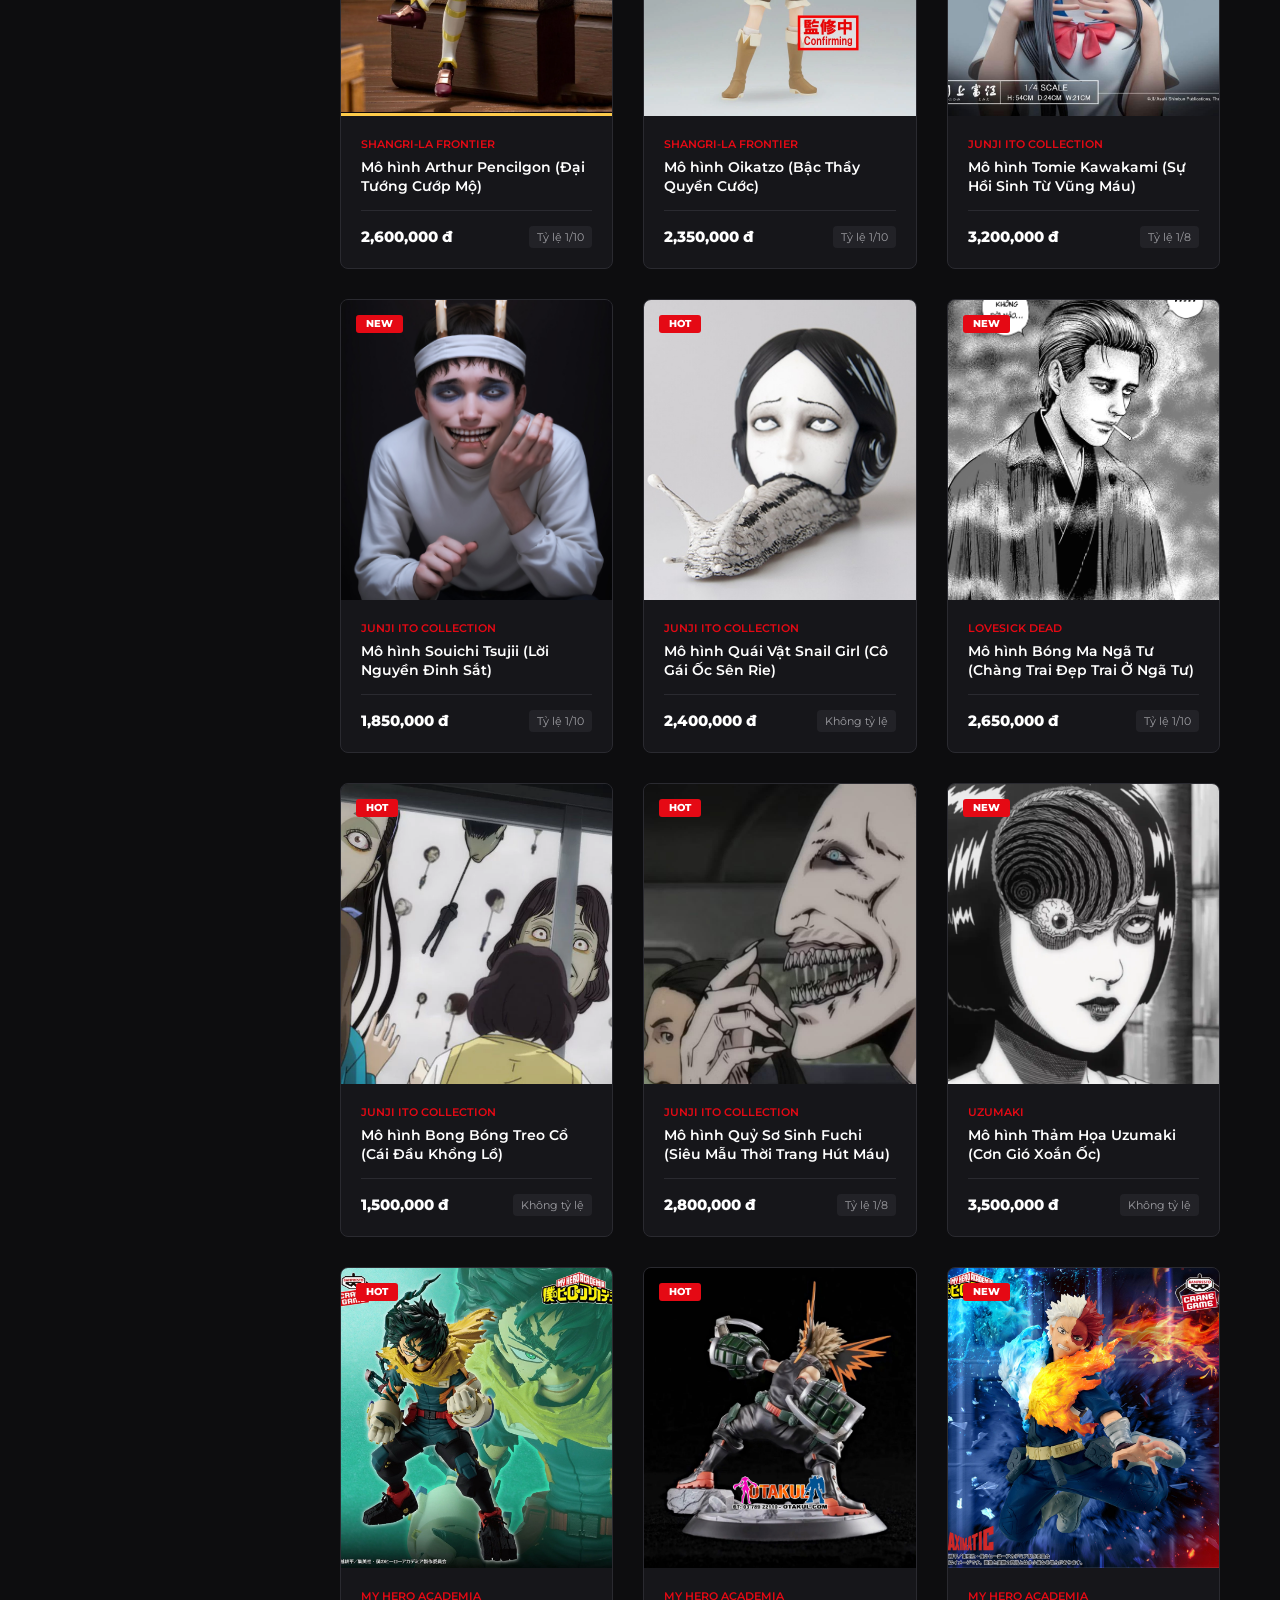
<file: html/san-pham.html>
<!doctype html>
<html lang="vi">
  <head>
    <meta charset="UTF-8" />
    <meta name="viewport" content="width=device-width, initial-scale=1.0" />
    <title>Sản Phẩm - SHK</title>
    <link
      href="https://fonts.googleapis.com/css2?family=Montserrat:wght@300;400;600;800&display=swap"
      rel="stylesheet"
    />
    <link
      href="https://cdn.jsdelivr.net/npm/bootstrap@5.3.3/dist/css/bootstrap.min.css"
      rel="stylesheet"
    />
    <link rel="stylesheet" href="../css/style.css" />
    <link rel="stylesheet" href="../css/san-pham.css" />
    <style>
      /* =========================================================
         🌟 CSS TRANG TRÍ RIÊNG CHO THANH KÉO GIÁ
         ========================================================= */
      .price-filter-container {
        background: rgba(255, 255, 255, 0.03);
        border: 1px solid rgba(255, 255, 255, 0.1);
        padding: 15px;
        border-radius: 6px;
        margin-top: 10px;
      }

      .price-filter-header {
        display: flex;
        justify-content: space-between;
        align-items: center;
        font-size: 13px;
        margin-bottom: 10px;
        color: #ffffff;
      }

      #priceValue {
        color: #ff4d4d;
        font-weight: 800;
        font-size: 15px;
      }

      /* Custom lại thanh trượt tròn */
      #priceRange {
        -webkit-appearance: none;
        width: 100%;
        height: 5px;
        background: rgba(255, 255, 255, 0.15);
        border-radius: 3px;
        outline: none;
        cursor: pointer;
        margin: 8px 0;
      }

      /* Nút tròn kéo */
      #priceRange::-webkit-slider-thumb {
        -webkit-appearance: none;
        width: 16px;
        height: 16px;
        border-radius: 50%;
        background: #ff4d4d;
        box-shadow: 0 0 8px rgba(255, 77, 77, 0.6);
        transition: transform 0.1s ease;
      }

      #priceRange::-webkit-slider-thumb:hover {
        transform: scale(1.25);
      }

      .price-range-limits {
        display: flex;
        justify-content: space-between;
        font-size: 11px;
        color: #888;
        margin-top: 5px;
      }
    </style>
  </head>
  <body>
    <header>
      <nav class="navbar">
        <div class="logo-container">
          <img src="../assets/logo.jpg" alt="Logo" class="logo-img" />
          <div class="logo-text">
            <a href="../index.html">SHK<span>.SHOP</span></a>
          </div>
        </div>
        <ul class="nav-links">
          <li><a href="../index.html">Trang Chủ</a></li>
          <li><a href="danh-muc.html">Danh Mục</a></li>
          <li><a href="san-pham.html" class="active">Sản Phẩm</a></li>
          <li><a href="gioi-thieu.html">Giới Thiệu</a></li>
          <li><a href="lien-he.html">Liên Hệ</a></li>
          <li>
            <a href="gio-hang.html" id="navCart">
              GIỎ HÀNG
              <span
                id="cartCount"
                style="
                  background: #ff4d4d;
                  color: white;
                  padding: 2px 7px;
                  border-radius: 50%;
                  font-size: 11px;
                  font-weight: 800;
                  margin-left: 3px;
                "
                >0</span
              >
            </a>
          </li>
          <li><a href="dang-nhap.html" id="navAuth">Đăng Nhập</a></li>
        </ul>
        <div class="search-box">
          <input type="text" id="searchInput" placeholder="Tìm mô hình..." />
        </div>
      </nav>
    </header>

    <div class="main-container product-page-layout">
      <aside class="sidebar-filter">
        <!-- 💰 1. BỘ LỌC KHOẢNG GIÁ -->
        <div class="filter-group">
          <h3>Khoảng Giá</h3>
          <div class="price-filter-container">
            <div class="price-filter-header">
              <span>Tối đa:</span>
              <span id="priceValue">10.000.000 đ</span>
            </div>
            <input
              type="range"
              id="priceRange"
              min="0"
              max="10000000"
              step="100000"
              value="10000000"
            />
            <div class="price-range-limits">
              <span>0 đ</span>
              <span>10.000.000 đ</span>
            </div>
          </div>
        </div>

        <!-- 🏷️ 2. BỘ LỌC DÒNG MÔ HÌNH -->
        <div class="filter-group">
          <h3>Dòng Mô Hình</h3>
          <div class="filter-options">
            <label
              ><input type="checkbox" name="type" value="strangerthing" />
              STRANGER THINGS</label
            >
            <label
              ><input type="checkbox" name="type" value="marvel" />
              MARVEL</label
            >
            <label
              ><input type="checkbox" name="type" value="naruto" />
              NARUTO</label
            >
            <label
              ><input type="checkbox" name="type" value="one-piece" /> ONE
              PIECE</label
            >
            <label
              ><input type="checkbox" name="type" value="frieren" />
              FRIEREN</label
            >
            <label
              ><input type="checkbox" name="type" value="ghibli" /> GHIBLI
              STUDIO</label
            >
            <label
              ><input type="checkbox" name="type" value="shangrila" />
              SHANGRI-LA FRONTIER</label
            >
            <label
              ><input type="checkbox" name="type" value="junji-ito" /> JUNJI
              ITO</label
            >
            <label
              ><input type="checkbox" name="type" value="mha" /> MY HERO
              ACADEMIA</label
            >
          </div>
        </div>
      </aside>

      <section>
        <div class="section-header">
          <h2>Tất Cả Sản Phẩm</h2>
        </div>

        <div class="products-grid" id="productGrid"></div>
      </section>
    </div>

    <footer>
      <p>
        &copy; 2026 <span>SHK.SHOP</span>. Assignment Thiết kế Web giới thiệu Mô
        hình.
      </p>
    </footer>

    <script src="../js/script.js"></script>
    <script>
      // =========================================================
      // HÀM KHỬ CHỮ SỐ TIỀN THÀNH SỐ ĐỂ SO SÁNH GIÁ (VD: "2.500.000 đ" -> 2500000)
      // =========================================================
      function parsePriceStringToNumber(priceStr) {
        if (!priceStr) return 0;
        let cleanString = String(priceStr).replace(/[^0-9]/g, "");
        return Number(cleanString) || 0;
      }

      // =========================================================
      // HÀM LỌC TỔNG HỢP (KẾT HỢP: CHECKBOX DÒNG MÔ HÌNH + THANH KÉO GIÁ)
      // =========================================================
      function filterProducts() {
        // 1. Thu thập dữ liệu bộ lọc Dòng mô hình (Checkbox)
        const checkedBoxes = document.querySelectorAll(
          'input[name="type"]:checked',
        );
        const selectedTypes = Array.from(checkedBoxes).map((cb) => cb.value);

        // Trường hợp người dùng tắt hết sạch checkbox -> báo không chọn dòng nào
        if (selectedTypes.length === 0) {
          document.getElementById("productGrid").innerHTML = `
            <div style="grid-column: span 3; text-align: center; color: #888; padding: 50px 0; font-size: 14px;">
                Bạn đã bỏ chọn tất cả các dòng! Không có mô hình nào để hiển thị.
            </div>`;
          return;
        }

        // 2. Thu thập dữ liệu bộ lọc Khoảng giá (Slider)
        const priceSlider = document.getElementById("priceRange");
        const maxPrice = priceSlider ? parseInt(priceSlider.value) : 10000000;

        // 3. Lọc mảng 'products' gốc dựa trên 2 tiêu chí còn lại
        const filteredResult = products.filter((item) => {
          // A. Khớp Dòng mô hình không?
          const matchesType = selectedTypes.includes(item.type);

          // B. Khớp mức Giá không?
          const itemPriceValue = parsePriceStringToNumber(item.price);
          const matchesPrice = itemPriceValue <= maxPrice;

          // Thỏa mãn cả 2 tiêu chí thì mới hiển thị
          return matchesType && matchesPrice;
        });

        // 4. Đổ lại danh sách sản phẩm sau lọc ra màn hình
        if (filteredResult.length === 0) {
          document.getElementById("productGrid").innerHTML = `
            <div style="grid-column: span 3; text-align: center; color: #888; padding: 50px 0; font-size: 14px;">
                Không tìm thấy mô hình nào phù hợp với mức giá đã chọn.
            </div>`;
        } else {
          loadAllProducts(filteredResult, true);
        }
      }

      // =========================================================
      // ĐOẠN ĐỌC TÍN HIỆU TỪ URL TRANG DANH MỤC TRUYỀN SANG
      // =========================================================
      const urlParams = new URLSearchParams(window.location.search);
      const typeFromUrl = urlParams.get("type");

      if (typeFromUrl) {
        // Nếu chuyển từ trang danh mục qua -> tắt hết tất cả các ô tick trước
        document
          .querySelectorAll('input[name="type"]')
          .forEach((cb) => (cb.checked = false));

        // Tìm đúng ô checkbox có value trùng với trên link và tích nó lên
        const targetCheckbox = document.querySelector(
          `input[name="type"][value="${typeFromUrl}"]`,
        );
        if (targetCheckbox) {
          targetCheckbox.checked = true;
        }
      } else {
        // Nếu khách nhấn trực tiếp vào tab "Sản Phẩm" -> tự động tích tất cả để hiện đủ hàng ban đầu
        document
          .querySelectorAll('input[name="type"]')
          .forEach((cb) => (cb.checked = true));
      }

      // =========================================================
      // KÍCH HOẠT VÀ GẮN BỘ LẮNG NGHE SỰ KIỆN
      // =========================================================

      // Chạy hàm lọc tổng hợp lần đầu tiên để dựng giao diện
      filterProducts();

      // Kích hoạt tính năng tìm kiếm qua ô #searchInput
      searchProducts(true);

      // Gắn sự kiện 'change' cho toàn bộ Checkbox dòng mô hình
      document.querySelectorAll('input[name="type"]').forEach((checkbox) => {
        checkbox.addEventListener("change", filterProducts);
      });

      // Gắn sự kiện 'input' để cập nhật số tiền và lọc thời gian thực khi kéo thanh giá
      const priceRange = document.getElementById("priceRange");
      const priceValue = document.getElementById("priceValue");
      if (priceRange && priceValue) {
        priceRange.addEventListener("input", function () {
          // Định dạng lại hiển thị giá tiền trên thanh trượt
          priceValue.innerText =
            parseInt(this.value).toLocaleString("vi-VN") + " đ";
          // Kích hoạt lọc lại ngay lập tức khi kéo
          filterProducts();
        });
      }
    </script>
  </body>
</html>
</file>
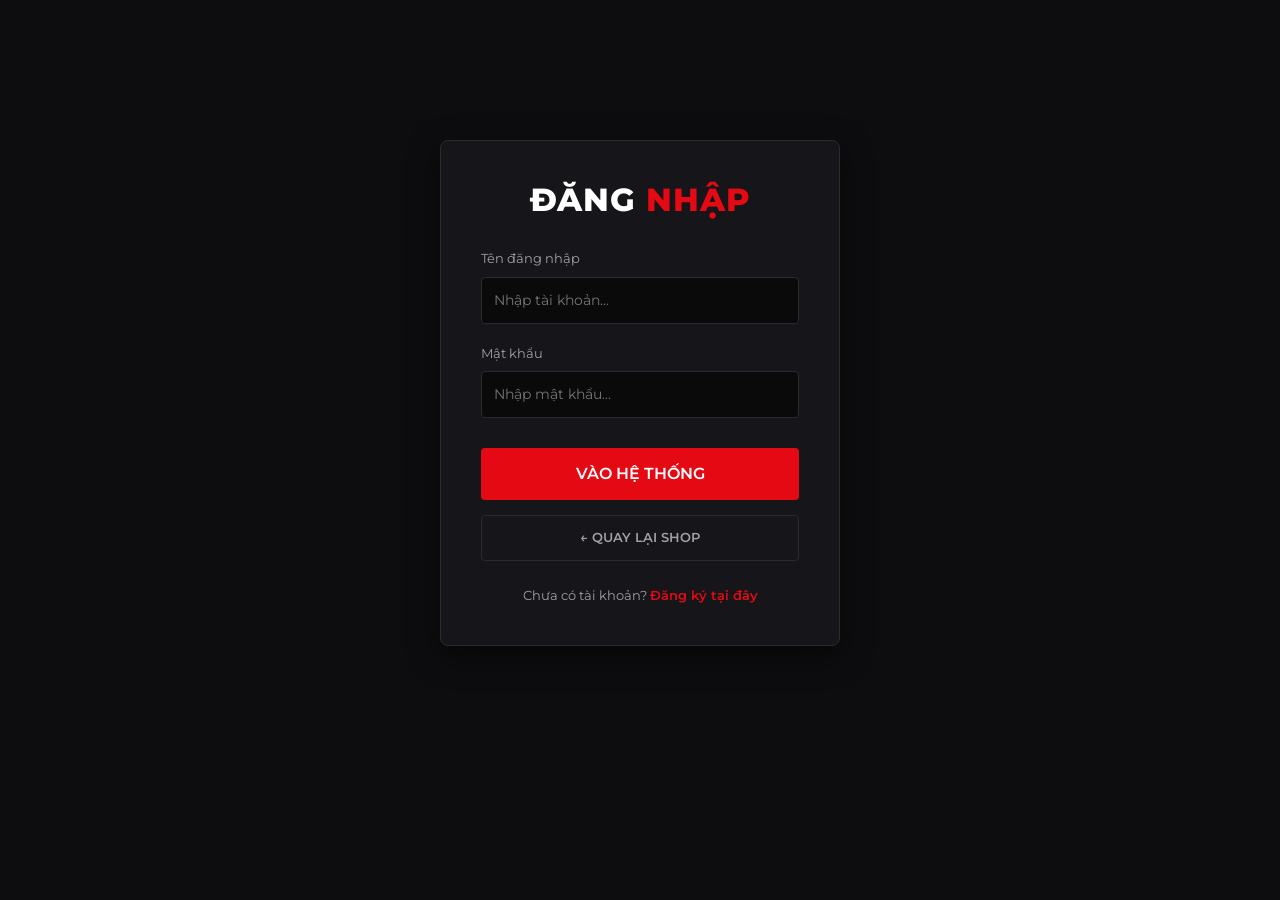
<file: html/trang-ca-nhan.html>
<!doctype html>
<html lang="vi">
  <head>
    <meta charset="UTF-8" />
    <meta name="viewport" content="width=device-width, initial-scale=1.0" />
    <title>Trang Cá Nhân - SHK SHOP</title>
    <link
      href="https://fonts.googleapis.com/css2?family=Montserrat:wght@300;400;600;800&display=swap"
      rel="stylesheet"
    />
    <link
      href="https://cdn.jsdelivr.net/npm/bootstrap@5.3.3/dist/css/bootstrap.min.css"
      rel="stylesheet"
    />
    <link rel="stylesheet" href="../css/style.css" />
    <link rel="stylesheet" href="../css/trang-ca-nhan.css" />
    <style></style>
  </head>
  <body>
    <header>
      <nav class="navbar">
        <div class="logo-container">
          <img src="../assets/logo.jpg" alt="Logo" class="logo-img" />
          <div class="logo-text">
            <a href="../index.html">SHK<span>.SHOP</span></a>
          </div>
        </div>
        <ul class="nav-links">
          <li><a href="../index.html">Trang Chủ</a></li>
          <li><a href="danh-muc.html">Danh Mục</a></li>
          <li><a href="san-pham.html">Sẩm Phẩm</a></li>
          <li><a href="gioi-thieu.html">Giới Thiệu</a></li>
          <li><a href="lien-he.html">Liên Hệ</a></li>
          <li>
            <a href="gio-hang.html" id="navCart">
              GIỎ HÀNG
              <span
                id="cartCount"
                style="
                  background: #ff4d4d;
                  color: #ffffff;
                  padding: 2px 7px;
                  border-radius: 50%;
                  font-size: 11px;
                  font-weight: 800;
                  margin-left: 3px;
                  display: inline-block;
                  line-height: 12px;
                  text-align: center;
                  vertical-align: middle;
                "
                >0</span
              >
            </a>
          </li>
          <li>
            <a href="trang-ca-nhan.html" class="active" id="navAuth"
              >Trang Cá Nhân</a
            >
          </li>
        </ul>
      </nav>
    </header>

    <main class="main-container">
      <div class="profile-layout">
        <div class="user-card">
          <div class="user-avatar" id="userInitial">U</div>
          <h3 id="profileName">Tên Người Dùng</h3>
          <p id="profileEmail">email@gmail.com</p>
          <p style="font-size: 13px; color: #555">
            📍 <b>Địa chỉ:</b> Toà nhà Innovation, Công viên phần mềm Quang
            Trung, Quận 12, TP.HCM
          </p>
          <button class="btn-logout" onclick="handleLogout()">ĐĂNG XUẤT</button>
        </div>

        <div class="orders-container">
          <h2>📦 LỊCH SỬ QUẢN LÝ ĐƠN HÀNG</h2>
          <div id="ordersListSection"></div>
        </div>
      </div>
    </main>

    <footer>
      <p>
        &copy; 2026 <span>SHK.SHOP</span>. Assignment Thiết kế Web giới thiệu Mô
        hình.
      </p>
    </footer>

    <script src="../js/script.js"></script>
    <script>
      function loadProfileData() {
        let currentUserRaw = localStorage.getItem("currentUser");
        if (!currentUserRaw) {
          alert(
            "Bồ chưa đăng nhập kìa! Hệ thống sẽ chuyển bồ sang trang Đăng Nhập nhé. 😉",
          );
          window.location.href = "dang-nhap.html";
          return;
        }

        let currentUser = JSON.parse(currentUserRaw);

        const uName = currentUser.name || currentUser.NAME || "Người dùng SHK";
        const uEmail =
          currentUser.email || currentUser.EMAIL || "chua-cap-nhat@gmail.com";

        document.getElementById("profileName").innerText = uName;
        document.getElementById("profileEmail").innerText = uEmail;
        document.getElementById("userInitial").innerText = uName
          .charAt(0)
          .toUpperCase();

        let orders = JSON.parse(localStorage.getItem("orders")) || [];
        let listContainer = document.getElementById("ordersListSection");

        if (orders.length === 0) {
          listContainer.innerHTML = `<p class="no-order">Bồ chưa có đơn hàng nào hết á! Ghé qua mua đồ nhé bồ ơi. 🛒</p>`;
          return;
        }

        listContainer.innerHTML = "";

        function formatMoney(value) {
          if (isNaN(value)) return value;
          return Number(value).toLocaleString("vi-VN") + "đ";
        }

        let displayOrders = [...orders].reverse();

        displayOrders.forEach(function (order) {
          let orderBlock = document.createElement("div");
          orderBlock.className = "order-block";

          let itemsHTML = "";
          let orderItems = order.items || [];

          orderItems.forEach(function (item) {
            itemsHTML += `
              <div class="order-item-mini">
                <span>• ${item.name || item.NAME} (x${item.quantity})</span>
                <span>${formatMoney(item.price || item.PRICE)}</span>
              </div>`;
          });

          // 🛠️ ĐÃ CẬP NHẬT: Cho phép hủy cả đơn cũ ("Đang giao hàng") và đơn mới ("Đã đặt hàng")
          let currentStatus = order.status || "Đã đặt hàng";
          let badgeStyle = "";
          let cancelBtnHTML = "";

          if (
            currentStatus === "Đã đặt hàng" ||
            currentStatus === "Đang giao hàng"
          ) {
            badgeStyle = "background: #ffeaa7; color: #d63031;"; // Màu vàng cam Shopee
            cancelBtnHTML = `<button onclick="cancelOrder('${order.orderId}')" class="btn-cancel-order">HỦY ĐƠN</button>`;
          } else if (currentStatus === "Đã hủy") {
            badgeStyle = "background: #dfe6e9; color: #636e72;"; // Màu xám khi đã hủy đơn
          } else {
            badgeStyle = "background: #e3faf2; color: #0ca678;";
          }

          orderBlock.innerHTML = `
            <div class="order-header">
              <span style="color: #333 !important;">
                Mã đơn: <b>${order.orderId || "SHK-ORDER"}</b> | Ngày đặt: ${order.date || "Hôm nay"}
                ${cancelBtnHTML}
              </span>
              <span class="status-badge" style="${badgeStyle}">${currentStatus}</span>
            </div>
            <div class="order-items-list">
              ${itemsHTML}
            </div>
            <div class="order-total-row">
              Tổng thanh toán: ${formatMoney(order.total || order.TOTAL)}
            </div>
          `;
          listContainer.appendChild(orderBlock);
        });
      }

      function cancelOrder(orderId) {
        if (
          confirm(
            "Bồ có chắc chắn muốn hủy đơn hàng này không? Mô hình này hiếm lắm á... 😢",
          )
        ) {
          let orders = JSON.parse(localStorage.getItem("orders")) || [];
          let targetOrder = orders.find(
            (item) => String(item.orderId) === String(orderId),
          );

          if (targetOrder) {
            targetOrder.status = "Đã hủy";
            localStorage.setItem("orders", JSON.stringify(orders));
            alert(
              "Đã hủy đơn hàng thành công! Trạng thái đã được cập nhật. 🔄",
            );
            loadProfileData(); // Vẽ lại giao diện ngay tức thì
          }
        }
      }

      function handleLogout() {
        localStorage.removeItem("currentUser");
        alert("Đã đăng xuất tài khoản thành công! Hẹn gặp lại bồ nhé. 👋");
        window.location.href = "../index.html";
      }

      document.addEventListener("DOMContentLoaded", loadProfileData);
    </script>
  </body>
</html>
</file>
<file: css/style.css>
/* ================== INITIAL SETUP & VARIABLES ================== */
:root {
  --bg-color: #0d0d0f;
  --card-bg: #16161a;
  --primary-color: #e50914; /* Đỏ Crimson */
  --primary-glow: rgba(229, 9, 20, 0.5);
  --text-light: #ffffff;
  --text-muted: #a0a0a5;
  --border-color: #2a2a30;
}

* {
  margin: 0;
  padding: 0;
  box-sizing: border-box;
  font-family: "Montserrat", sans-serif;
}

body {
  background-color: var(--bg-color);
  color: var(--text-light);
  overflow-x: hidden;
}

a {
  text-decoration: none;
  color: inherit;
}

/* ================== NAVIGATION BAR ================== */
header {
  position: fixed;
  top: 0;
  left: 0;
  width: 100%;
  background: rgba(13, 13, 15, 0.85);
  backdrop-filter: blur(10px);
  border-bottom: 1px solid var(--border-color);
  z-index: 1000;
}

.navbar {
  max-width: 1200px;
  margin: 0 auto;
  display: flex;
  justify-content: space-between;
  align-items: center;
  padding: 15px 20px;
}

.logo-container {
  display: flex;
  align-items: center;
  gap: 10px;
}

.logo-img {
  height: 40px;
  width: auto;
  border-radius: 4px;
}

.logo-text {
  font-size: 22px;
  font-weight: 800;
  letter-spacing: 1px;
}

.logo-text span {
  color: var(--primary-color);
  text-shadow: 0 0 10px var(--primary-glow);
}

.nav-links {
  display: flex;
  list-style: none;
  gap: 30px;
}

.nav-links a {
  font-size: 13px;
  font-weight: 600;
  text-transform: uppercase;
  letter-spacing: 1px;
  transition: color 0.3s ease;
}

.nav-links a:hover,
.nav-links a.active {
  color: var(--primary-color);
}

.search-box input {
  background: #1c1c21;
  border: 1px solid var(--border-color);
  padding: 8px 15px;
  border-radius: 20px;
  color: var(--text-light);
  outline: none;
  width: 180px;
  transition: all 0.3s ease;
}

.search-box input:focus {
  border-color: var(--primary-color);
  box-shadow: 0 0 10px var(--primary-glow);
  width: 230px;
}

/* ================== HERO SECTION ================== */
.hero {
  height: 75vh;
  display: flex;
  align-items: center;
  justify-content: center;
  position: relative;
  background:
    linear-gradient(rgba(13, 13, 15, 0.5), rgba(13, 13, 15, 0.95)),
    url("https://images.unsplash.com/photo-1608889174637-3c44f6326f1a?q=80&w=1920")
      no-repeat center center/cover;
  padding: 0 20px;
  margin-top: 70px;
}

.hero-content {
  text-align: center;
  max-width: 800px;
  z-index: 10;
}

.hero-tag {
  font-size: 13px;
  color: var(--primary-color);
  font-weight: 800;
  text-transform: uppercase;
  letter-spacing: 4px;
  margin-bottom: 15px;
  display: inline-block;
}

.hero h1 {
  font-size: 42px;
  font-weight: 800;
  text-transform: uppercase;
  letter-spacing: 1px;
  margin-bottom: 20px;
  line-height: 1.3;
}

.hero p {
  color: var(--text-muted);
  font-size: 15px;
  margin-bottom: 30px;
  line-height: 1.6;
}

.cta-btn {
  background: var(--primary-color);
  color: var(--text-light);
  padding: 14px 30px;
  font-weight: 600;
  text-transform: uppercase;
  letter-spacing: 1px;
  border-radius: 4px;
  box-shadow: 0 4px 15px var(--primary-glow);
  transition: all 0.3s ease;
  border: none;
  cursor: pointer;
}

.cta-btn:hover {
  transform: translateY(-2px);
  box-shadow: 0 6px 20px rgba(229, 9, 20, 0.7);
}

/* ================== MAIN CONTENT & GRID ================== */
.main-container {
  max-width: 1200px;
  margin: 60px auto;
  padding: 0 20px;
}

.section-header {
  display: flex;
  justify-content: space-between;
  align-items: flex-end;
  margin-bottom: 40px;
  border-left: 4px solid var(--primary-color);
  padding-left: 15px;
}

.section-header h2 {
  font-size: 26px;
  text-transform: uppercase;
  font-weight: 800;
}

.filter-tabs {
  display: flex;
  gap: 12px;
}

.filter-btn {
  background: transparent;
  border: 1px solid var(--border-color);
  color: var(--text-muted);
  padding: 8px 18px;
  font-size: 11px;
  font-weight: 600;
  text-transform: uppercase;
  cursor: pointer;
  border-radius: 4px;
  transition: all 0.3s ease;
}

.filter-btn.active,
.filter-btn:hover {
  background: var(--primary-color);
  border-color: var(--primary-color);
  color: var(--text-light);
  box-shadow: 0 0 10px var(--primary-glow);
}

.products-grid {
  display: grid;
  grid-template-columns: repeat(auto-fill, minmax(260px, 1fr));
  gap: 30px;
}

.product-card {
  background: var(--card-bg);
  border: 1px solid var(--border-color);
  border-radius: 8px;
  overflow: hidden;
  transition: all 0.3s ease;
  position: relative;
}

.product-card:hover {
  transform: translateY(-5px);
  border-color: var(--primary-color);
  box-shadow: 0 10px 20px rgba(229, 9, 20, 0.15);
}

.badge {
  position: absolute;
  top: 15px;
  left: 15px;
  background: var(--primary-color);
  color: white;
  padding: 4px 10px;
  font-size: 10px;
  font-weight: 800;
  text-transform: uppercase;
  border-radius: 3px;
  z-index: 5;
}

.img-container {
  width: 100%;
  height: 300px;
  overflow: hidden;
  background: #1f1f24;
}

.img-container img {
  width: 100%;
  height: 100%;
  object-fit: cover;
  transition: transform 0.4s ease;
}

.product-card:hover .img-container img {
  transform: scale(1.06);
}

.product-info {
  padding: 20px;
}

.product-series {
  font-size: 11px;
  color: var(--primary-color);
  font-weight: 600;
  text-transform: uppercase;
  margin-bottom: 5px;
}

.product-title {
  font-size: 14px;
  font-weight: 600;
  margin-bottom: 12px;
  line-height: 1.4;
  height: 40px;
  display: -webkit-box;
  -webkit-line-clamp: 2;
  -webkit-box-orient: vertical;
  overflow: hidden;
}

.product-meta {
  display: flex;
  justify-content: space-between;
  align-items: center;
  border-top: 1px solid var(--border-color);
  padding-top: 15px;
}

.price {
  font-weight: 800;
  font-size: 15px;
}

.scale {
  font-size: 11px;
  color: var(--text-muted);
  background: #222227;
  padding: 3px 8px;
  border-radius: 4px;
}

/* ================== FOOTER ================== */
footer {
  background: #060608;
  border-top: 1px solid var(--border-color);
  padding: 35px 20px;
  text-align: center;
  margin-top: 80px;
}

footer p {
  color: var(--text-muted);
  font-size: 12px;
}

footer span {
  color: var(--primary-color);
  font-weight: 600;
}
/* Style cho cụm nút bấm */
.product-actions {
  display: flex;
  gap: 8px;
  margin-top: 15px;
  width: 100%;
}

/* Nút hình giỏ hàng nhỏ kế bên */
.cart-icon-btn {
  background: transparent;
  color: #ff4d4d;
  border: 1px solid #ff4d4d;
  padding: 0 12px;
  font-size: 16px;
  border-radius: 4px;
  cursor: pointer;
  transition: all 0.3s ease;
  display: flex;
  align-items: center;
  justify-content: center;
}

/* Hiệu ứng khi rê chuột vào nút giỏ hàng */
.cart-icon-btn:hover {
  background: #ff4d4d;
  color: white;
  box-shadow: 0 0 10px rgba(255, 77, 77, 0.5);
  transform: translateY(-2px);
}
/* =========================================================
   🛠️ FIX LỖI NAVBAR BỊ RỚT DÒNG TRÊN TOÀN BỘ CÁC TRANG
   ========================================================= */
.navbar {
  display: flex !important;
  flex-wrap: nowrap !important; /* Khóa không cho các mục rớt dòng */
  align-items: center !important;
  justify-content: space-between !important;
  padding: 15px 30px !important;
  background-color: #0d0d0d !important;
  gap: 15px;
}

.logo-container {
  display: flex;
  align-items: center;
  gap: 10px;
  flex-shrink: 0; /* Giữ nguyên cỡ logo không bị bóp nhỏ */
}

.nav-links {
  display: flex;
  align-items: center;
  gap: 20px;
  list-style: none;
  margin: 0;
  padding: 0;
  flex-shrink: 0;
}

/* Ép ô Tìm Kiếm luôn nhảy sát ra ngoài cùng mé bên phải */
.search-box {
  margin-left: auto !important;
  flex-shrink: 0;
}

.search-box input {
  padding: 8px 16px;
  border-radius: 20px;
  border: 1px solid rgba(255, 255, 255, 0.2);
  background: rgba(255, 255, 255, 0.08);
  color: #fff;
  outline: none;
  width: 180px;
  font-size: 13px;
  transition: all 0.3s ease;
}

.search-box input:focus {
  border-color: #ff4d4d;
  box-shadow: 0 0 8px rgba(255, 77, 77, 0.5);
  width: 220px;
}
</file>
<file: css/chi-tiet.css>
.detail-container {
  display: grid;
  grid-template-columns: 1fr 1fr;
  gap: 50px;
  margin-top: 120px;
}
.gallery-container {
  display: flex;
  flex-direction: column;
  gap: 15px;
}
.main-img {
  width: 100%;
  height: 500px;
  background: var(--card-bg);
  border: 1px solid var(--border-color);
  border-radius: 8px;
  object-fit: cover;
}
.thumb-nails {
  display: flex;
  gap: 10px;
}
.thumb-nails img {
  width: 80px;
  height: 80px;
  object-fit: cover;
  border: 1px solid var(--border-color);
  border-radius: 4px;
  cursor: pointer;
  transition: 0.3s;
}
.thumb-nails img:hover,
.thumb-nails img.active {
  border-color: var(--primary-color);
}
.info-title {
  font-size: 32px;
  font-weight: 800;
  margin-bottom: 10px;
  text-transform: uppercase;
}
.info-series {
  color: var(--primary-color);
  font-weight: 600;
  margin-bottom: 20px;
}
.info-price {
  font-size: 28px;
  font-weight: 800;
  margin-bottom: 20px;
  color: var(--text-light);
}
.info-description {
  color: var(--text-muted);
  font-size: 14px;
  line-height: 1.6;
  margin-bottom: 30px;
  text-align: justify;
}
.spec-box {
  border-top: 1px solid var(--border-color);
  padding-top: 20px;
  margin-bottom: 30px;
}
.spec-box h5 {
  color: var(--primary-color);
  font-size: 15px;
  text-transform: uppercase;
  margin-bottom: 12px;
  letter-spacing: 1px;
}
.spec-content {
  font-size: 14px;
  line-height: 1.8;
  color: var(--text-light);
}
</file>
<file: css/dang-ky.css>
.auth-container {
  max-width: 400px;
  margin: 120px auto 50px auto;
  background: var(--card-bg, #141414);
  border: 1px solid var(--border-color, #2a2a2a);
  padding: 40px;
  border-radius: 8px;
  box-shadow: 0 10px 30px rgba(0, 0, 0, 0.5);
}
.auth-container h2 {
  text-align: center;
  text-transform: uppercase;
  font-weight: 800;
  color: #fff;
  margin-bottom: 30px;
  letter-spacing: 1px;
}
.auth-container h2 span {
  color: var(--primary-color, #ff4d4d);
}
.form-group {
  margin-bottom: 20px;
}
.form-group label {
  display: block;
  font-size: 13px;
  color: var(--text-muted, #aaa);
  margin-bottom: 8px;
}
.form-group input {
  width: 100%;
  padding: 12px;
  background: #0a0a0a;
  border: 1px solid var(--border-color, #2a2a2a);
  border-radius: 4px;
  color: #fff;
  font-family: "Montserrat", sans-serif;
  font-size: 14px;
  outline: none;
  transition: 0.3s;
}
.form-group input:focus {
  border-color: var(--primary-color, #ff4d4d);
}
.auth-btn {
  width: 100%;
  padding: 14px;
  background: var(--primary-color, #ff4d4d);
  border: none;
  color: #fff;
  font-weight: 600;
  text-transform: uppercase;
  border-radius: 4px;
  cursor: pointer;
  transition: 0.3s;
  margin-top: 10px;
}
.auth-btn:hover {
  opacity: 0.9;
  transform: translateY(-2px);
}
.auth-redirect {
  text-align: center;
  margin-top: 20px;
  font-size: 13px;
  color: var(--text-muted, #aaa);
}
.auth-redirect a {
  color: var(--primary-color, #ff4d4d);
  text-decoration: none;
  font-weight: 600;
}
.auth-redirect a:hover {
  text-decoration: underline;
}
</file>
<file: css/dang-nhap.css>
.auth-container {
  max-width: 400px;
  margin: 140px auto 50px auto;
  background: var(--card-bg, #141414);
  border: 1px solid var(--border-color, #2a2a2a);
  padding: 40px;
  border-radius: 8px;
  box-shadow: 0 10px 30px rgba(0, 0, 0, 0.5);
}
.auth-container h2 {
  text-align: center;
  text-transform: uppercase;
  font-weight: 800;
  color: #fff;
  margin-bottom: 30px;
  letter-spacing: 1px;
}
.auth-container h2 span {
  color: var(--primary-color, #ff4d4d);
}
.form-group {
  margin-bottom: 20px;
}
.form-group label {
  display: block;
  font-size: 13px;
  color: var(--text-muted, #aaa);
  margin-bottom: 8px;
}
.form-group input {
  width: 100%;
  padding: 12px;
  background: #0a0a0a;
  border: 1px solid var(--border-color, #2a2a2a);
  border-radius: 4px;
  color: #fff;
  font-family: "Montserrat", sans-serif;
  font-size: 14px;
  outline: none;
  transition: 0.3s;
}
.form-group input:focus {
  border-color: var(--primary-color, #ff4d4d);
}
.auth-btn {
  width: 100%;
  padding: 14px;
  background: var(--primary-color, #ff4d4d);
  border: none;
  color: #fff;
  font-weight: 600;
  text-transform: uppercase;
  border-radius: 4px;
  cursor: pointer;
  transition: 0.3s;
  margin-top: 10px;
}
.auth-btn:hover {
  opacity: 0.9;
  transform: translateY(-2px);
}

/* STYLE RIÊNG CHO NÚT QUAY LẠI SHOP */
.back-btn {
  display: block;
  width: 100%;
  padding: 12px;
  background: transparent;
  border: 1px solid var(--border-color, #2a2a2a);
  color: var(--text-muted, #aaa);
  font-weight: 600;
  text-transform: uppercase;
  font-size: 13px;
  text-align: center;
  text-decoration: none;
  border-radius: 4px;
  margin-top: 15px;
  transition: 0.3s;
}
.back-btn:hover {
  border-color: var(--primary-color, #ff4d4d);
  color: #fff;
  transform: translateY(-2px);
}

.auth-redirect {
  text-align: center;
  margin-top: 25px;
  font-size: 13px;
  color: var(--text-muted, #aaa);
}
.auth-redirect a {
  color: var(--primary-color, #ff4d4d);
  text-decoration: none;
  font-weight: 600;
}
.auth-redirect a:hover {
  text-decoration: underline;
}
</file>
<file: css/danh-muc.css>
.category-page-title {
  text-align: center;
  margin-top: 120px;
  margin-bottom: 50px;
}
.category-page-title h1 {
  font-size: 36px;
  text-transform: uppercase;
  letter-spacing: 2px;
  font-weight: 800;
}
.category-page-title p {
  color: var(--text-muted);
  margin-top: 10px;
  font-size: 14px;
}

/* Lưới danh mục lớn */
.category-large-grid {
  display: grid;
  grid-template-columns: repeat(auto-fit, minmax(300px, 1fr));
  gap: 30px;
  margin-bottom: 80px;
}

.category-main-card {
  position: relative;
  height: 400px;
  border-radius: 8px;
  overflow: hidden;
  border: 1px solid var(--border-color);
  cursor: pointer;
  transition: all 0.4s cubic-bezier(0.25, 0.8, 0.25, 1);
}

.category-main-card .bg-img {
  width: 100%;
  height: 100%;
  object-fit: cover;
  transition: transform 0.6s ease;
}

/* Lớp phủ làm tối ảnh nền */
.category-main-card .overlay {
  position: absolute;
  top: 0;
  left: 0;
  width: 100%;
  height: 100%;
  background: linear-gradient(
    to top,
    rgba(13, 13, 15, 0.95) 20%,
    rgba(13, 13, 15, 0.2) 100%
  );
  display: flex;
  flex-direction: column;
  justify-content: flex-end;
  padding: 30px;
  z-index: 2;
}

.category-main-card h2 {
  font-size: 24px;
  font-weight: 800;
  text-transform: uppercase;
  margin-bottom: 10px;
  letter-spacing: 1px;
  transition: color 0.3s ease;
}

.category-main-card p {
  color: var(--text-muted);
  font-size: 13px;
  line-height: 1.5;
  transform: translateY(10px);
  opacity: 0;
  transition: all 0.4s ease;
}

/* Hiệu ứng Hover siêu ngầu */
.category-main-card:hover {
  border-color: var(--primary-color);
  box-shadow: 0 0 25px var(--primary-glow);
}

.category-main-card:hover .bg-img {
  transform: scale(1.08);
}

.category-main-card:hover h2 {
  color: var(--primary-color);
  text-shadow: 0 0 10px var(--primary-glow);
}

.category-main-card:hover p {
  transform: translateY(0);
  opacity: 1;
}

.category-count {
  position: absolute;
  top: 20px;
  right: 20px;
  background: rgba(225, 225, 225, 0.1);
  padding: 4px 12px;
  border-radius: 20px;
  font-size: 11px;
  font-weight: 600;
  backdrop-filter: blur(5px);
  border: 1px solid rgba(255, 255, 255, 0.1);
}
</file>
<file: css/gio-hang.css>
.cart-page {
  margin-top: 120px;
  margin-bottom: 80px;
}
.cart-title {
  text-align: center;
  margin-bottom: 40px;
}
.cart-title h1 {
  font-size: 32px;
  text-transform: uppercase;
  font-weight: 800;
  letter-spacing: 1px;
}
.cart-title p {
  color: #aaa;
  font-size: 14px;
  margin-top: 5px;
}

/* Bố cục chia đôi */
.cart-wrapper {
  display: flex;
  gap: 30px;
  align-items: flex-start;
}
.cart-items-container {
  flex: 2;
  background: rgba(255, 255, 255, 0.03);
  border: 1px solid rgba(255, 255, 255, 0.1);
  border-radius: 8px;
  padding: 20px;
}
.cart-summary {
  flex: 1;
  background: rgba(255, 255, 255, 0.05);
  border: 1px solid #ff4d4d;
  border-radius: 8px;
  padding: 25px;
  position: sticky;
  top: 100px;
}

/* CSS cho từng item trong giỏ */
.cart-item {
  display: flex;
  align-items: center;
  gap: 20px;
  padding: 15px 0;
  border-bottom: 1px solid rgba(255, 255, 255, 0.1);
}
.cart-item:last-child {
  border-bottom: none;
}
.cart-item img {
  width: 80px;
  height: 80px;
  object-fit: cover;
  border-radius: 6px;
}
.item-info {
  flex: 2;
}
.item-info h4 {
  font-size: 16px;
  font-weight: 600;
  margin-bottom: 5px;
}
.item-info p {
  color: #ff4d4d;
  font-weight: 600;
  font-size: 14px;
}

/* Cụm tăng giảm số lượng */
.item-quantity {
  display: flex;
  align-items: center;
  border: 1px solid rgba(255, 255, 255, 0.2);
  border-radius: 4px;
  overflow: hidden;
}
.item-quantity button {
  background: transparent;
  color: white;
  border: none;
  width: 30px;
  height: 30px;
  cursor: pointer;
  font-weight: 800;
  transition: background 0.2s;
}
.item-quantity button:hover {
  background: rgba(255, 255, 255, 0.1);
}
.item-quantity span {
  padding: 0 12px;
  font-size: 14px;
}

/* Nút xóa sản phẩm */
.remove-btn {
  background: transparent;
  color: #aaa;
  border: none;
  cursor: pointer;
  font-size: 12px;
  text-decoration: underline;
  transition: color 0.2s;
}
.remove-btn:hover {
  color: #ff4d4d;
}

/* Khối tổng tiền */
.cart-summary h3 {
  font-size: 18px;
  font-weight: 800;
  margin-bottom: 15px;
}
.cart-summary hr {
  border: none;
  border-top: 1px solid rgba(255, 255, 255, 0.1);
  margin: 15px 0;
}
.summary-row {
  display: flex;
  justify-content: space-between;
  margin-bottom: 12px;
  font-size: 14px;
}
.summary-row.total {
  font-size: 18px;
  font-weight: 800;
}
.checkout-btn {
  width: 100%;
  background: #ff4d4d;
  color: white;
  border: none;
  padding: 12px;
  font-weight: 800;
  border-radius: 4px;
  cursor: pointer;
  margin-top: 15px;
  transition: all 0.3s;
}
.checkout-btn:hover {
  box-shadow: 0 0 15px rgba(255, 77, 77, 0.6);
  transform: translateY(-2px);
}

/* Giỏ hàng trống */
.empty-cart {
  text-align: center;
  padding: 4px 0;
}
.empty-cart p {
  color: #aaa;
  margin-bottom: 20px;
}
.btn-back {
  display: inline-block;
  background: white;
  color: black;
  padding: 10px 20px;
  font-size: 12px;
  font-weight: 800;
  text-decoration: none;
  border-radius: 4px;
}

/* Tương thích điện thoại */
@media (max-width: 768px) {
  .cart-wrapper {
    flex-direction: column;
  }
  .cart-summary {
    width: 100%;
    position: static;
  }
}
</file>
<file: css/gioi-thieu.css>
.about-content {
  max-width: 800px;
  margin: 120px auto 60px;
  line-height: 1.8;
}
.about-content h1 {
  font-size: 36px;
  text-transform: uppercase;
  margin-bottom: 20px;
  border-bottom: 2px solid var(--primary-color);
  padding-bottom: 10px;
}
.about-content p {
  color: var(--text-muted);
  margin-bottom: 20px;
  font-size: 15px;
}
.core-values {
  display: grid;
  grid-template-columns: repeat(3, 1fr);
  gap: 20px;
  margin-top: 40px;
}
.value-card {
  background: var(--card-bg);
  border: 1px solid var(--border-color);
  padding: 25px;
  border-radius: 6px;
  text-align: center;
}
.value-card h3 {
  color: var(--primary-color);
  margin-bottom: 10px;
  font-size: 16px;
  text-transform: uppercase;
}
</file>
<file: css/lien-he.css>
.contact-layout {
  display: grid;
  grid-template-columns: 1fr 1fr;
  gap: 50px;
  margin-top: 120px;
}
.contact-info h1 {
  font-size: 32px;
  text-transform: uppercase;
  margin-bottom: 20px;
}
.contact-info p {
  color: var(--text-muted);
  margin-bottom: 15px;
  font-size: 14px;
}
.contact-form {
  background: var(--card-bg);
  border: 1px solid var(--border-color);
  padding: 30px;
  border-radius: 8px;
}
.form-group {
  margin-bottom: 20px;
}
.form-group label {
  display: block;
  margin-bottom: 8px;
  font-size: 12px;
  text-transform: uppercase;
  color: var(--text-muted);
}
.form-group input,
.form-group textarea {
  width: 100%;
  background: #0d0d0f;
  border: 1px solid var(--border-color);
  padding: 12px;
  color: #fff;
  border-radius: 4px;
  outline: none;
}
.form-group input:focus,
.form-group textarea:focus {
  border-color: var(--primary-color);
}
</file>
<file: css/san-pham.css>
.product-page-layout {
  display: grid;
  grid-template-columns: 250px 1fr;
  gap: 30px;
  margin-top: 100px;
}
.sidebar-filter {
  background: var(--card-bg);
  border: 1px solid var(--border-color);
  padding: 20px;
  border-radius: 8px;
  height: fit-content;
}
.filter-group {
  margin-bottom: 25px;
}
.filter-group h3 {
  font-size: 14px;
  text-transform: uppercase;
  margin-bottom: 12px;
  color: var(--primary-color);
  letter-spacing: 1px;
}
.filter-options label {
  display: block;
  margin-bottom: 10px;
  font-size: 13px;
  color: var(--text-muted);
  cursor: pointer;
}
.filter-options input[type="checkbox"],
.filter-options input[type="radio"] {
  margin-right: 8px;
  accent-color: var(--primary-color);
}
.range-slider {
  width: 100%;
  accent-color: var(--primary-color);
}
</file>
<file: css/trang-ca-nhan.css>
/* GIAO DIỆN PROFILE CHUẨN SHOPEE */
.profile-layout {
  display: grid;
  grid-template-columns: 300px 1fr;
  gap: 30px;
  margin-top: 70px;
  margin-bottom: 70px;
  align-items: start;
}
.user-card {
  background: #fff;
  padding: 25px;
  border-radius: 8px;
  box-shadow: 0 4px 10px rgba(0, 0, 0, 0.05);
  text-align: center;
}
.user-avatar {
  width: 90px;
  height: 90px;
  border-radius: 50%;
  background: #ff4d4d;
  color: white;
  font-size: 36px;
  font-weight: 800;
  display: flex;
  align-items: center;
  justify-content: center;
  margin: 0 auto 15px auto;
}
.user-card h3 {
  margin: 0 0 5px 0;
  font-size: 18px;
  color: #333 !important; /* Ép màu tối đề phòng style.css ghi đè */
}
.user-card p {
  margin: 0 0 15px 0;
  color: #777;
  font-size: 13px;
}
.btn-logout {
  background: #f5f6fa;
  color: #ff4d4d;
  border: 1px solid #ff4d4d;
  padding: 8px 20px;
  border-radius: 4px;
  cursor: pointer;
  font-weight: 600;
  width: 100%;
  transition: 0.2s;
}
.btn-logout:hover {
  background: #ff4d4d;
  color: white;
}

.orders-container {
  background: #fff;
  padding: 25px;
  border-radius: 8px;
  box-shadow: 0 4px 10px rgba(0, 0, 0, 0.05);
}
.orders-container h2 {
  margin: 0 0 20px 0;
  font-size: 20px;
  border-bottom: 2px solid #f5f6fa;
  padding-bottom: 10px;
  color: #333 !important; /* ✅ ĐÃ FIX: Ép chữ màu tối để không bị tàng hình trên nền trắng bồ nhé */
}
.order-block {
  border: 1px solid #edf2f7;
  border-radius: 6px;
  padding: 15px;
  margin-bottom: 15px;
}
.order-header {
  display: flex;
  justify-content: space-between;
  align-items: center;
  font-size: 13px;
  font-weight: 600;
  color: #555;
  border-bottom: 1px dashed #edf2f7;
  padding-bottom: 8px;
  margin-bottom: 10px;
}
.status-badge {
  padding: 3px 10px;
  border-radius: 4px;
  font-size: 11px;
  font-weight: 800;
}
.order-item-mini {
  display: flex;
  justify-content: space-between;
  font-size: 14px;
  color: #333;
  margin-bottom: 5px;
}
.order-total-row {
  text-align: right;
  font-weight: bold;
  margin-top: 10px;
  color: #ff4d4d;
  font-size: 15px;
}
.no-order {
  text-align: center;
  color: #aaa;
  padding: 40px 0;
}

/* Hiệu ứng cho nút hủy đơn hàng */
.btn-cancel-order {
  background: #ff4d4d;
  color: white;
  border: none;
  padding: 4px 12px;
  border-radius: 4px;
  cursor: pointer;
  font-size: 11px;
  font-weight: bold;
  margin-left: 12px;
  display: inline-block;
  vertical-align: middle;
  transition: all 0.2s;
}
.btn-cancel-order:hover {
  background: #c23616;
  transform: scale(1.05);
}
</file>
